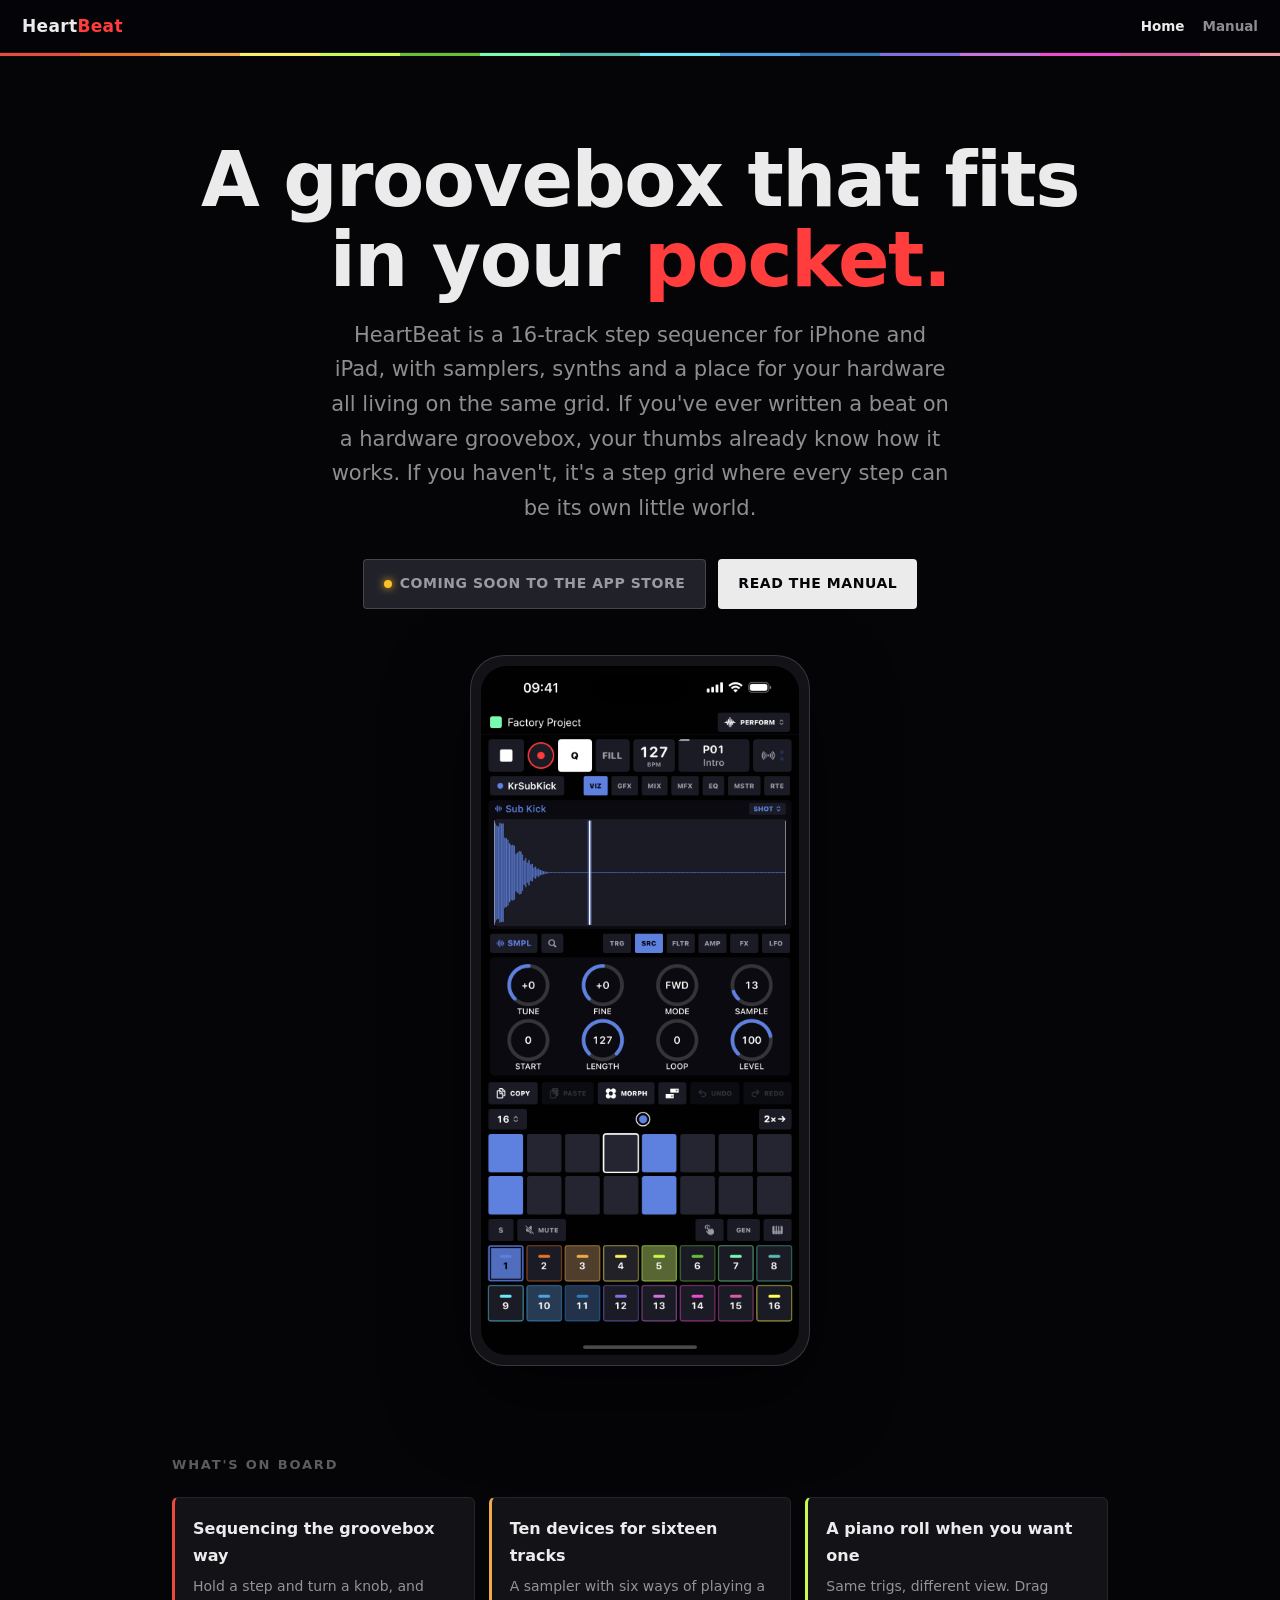
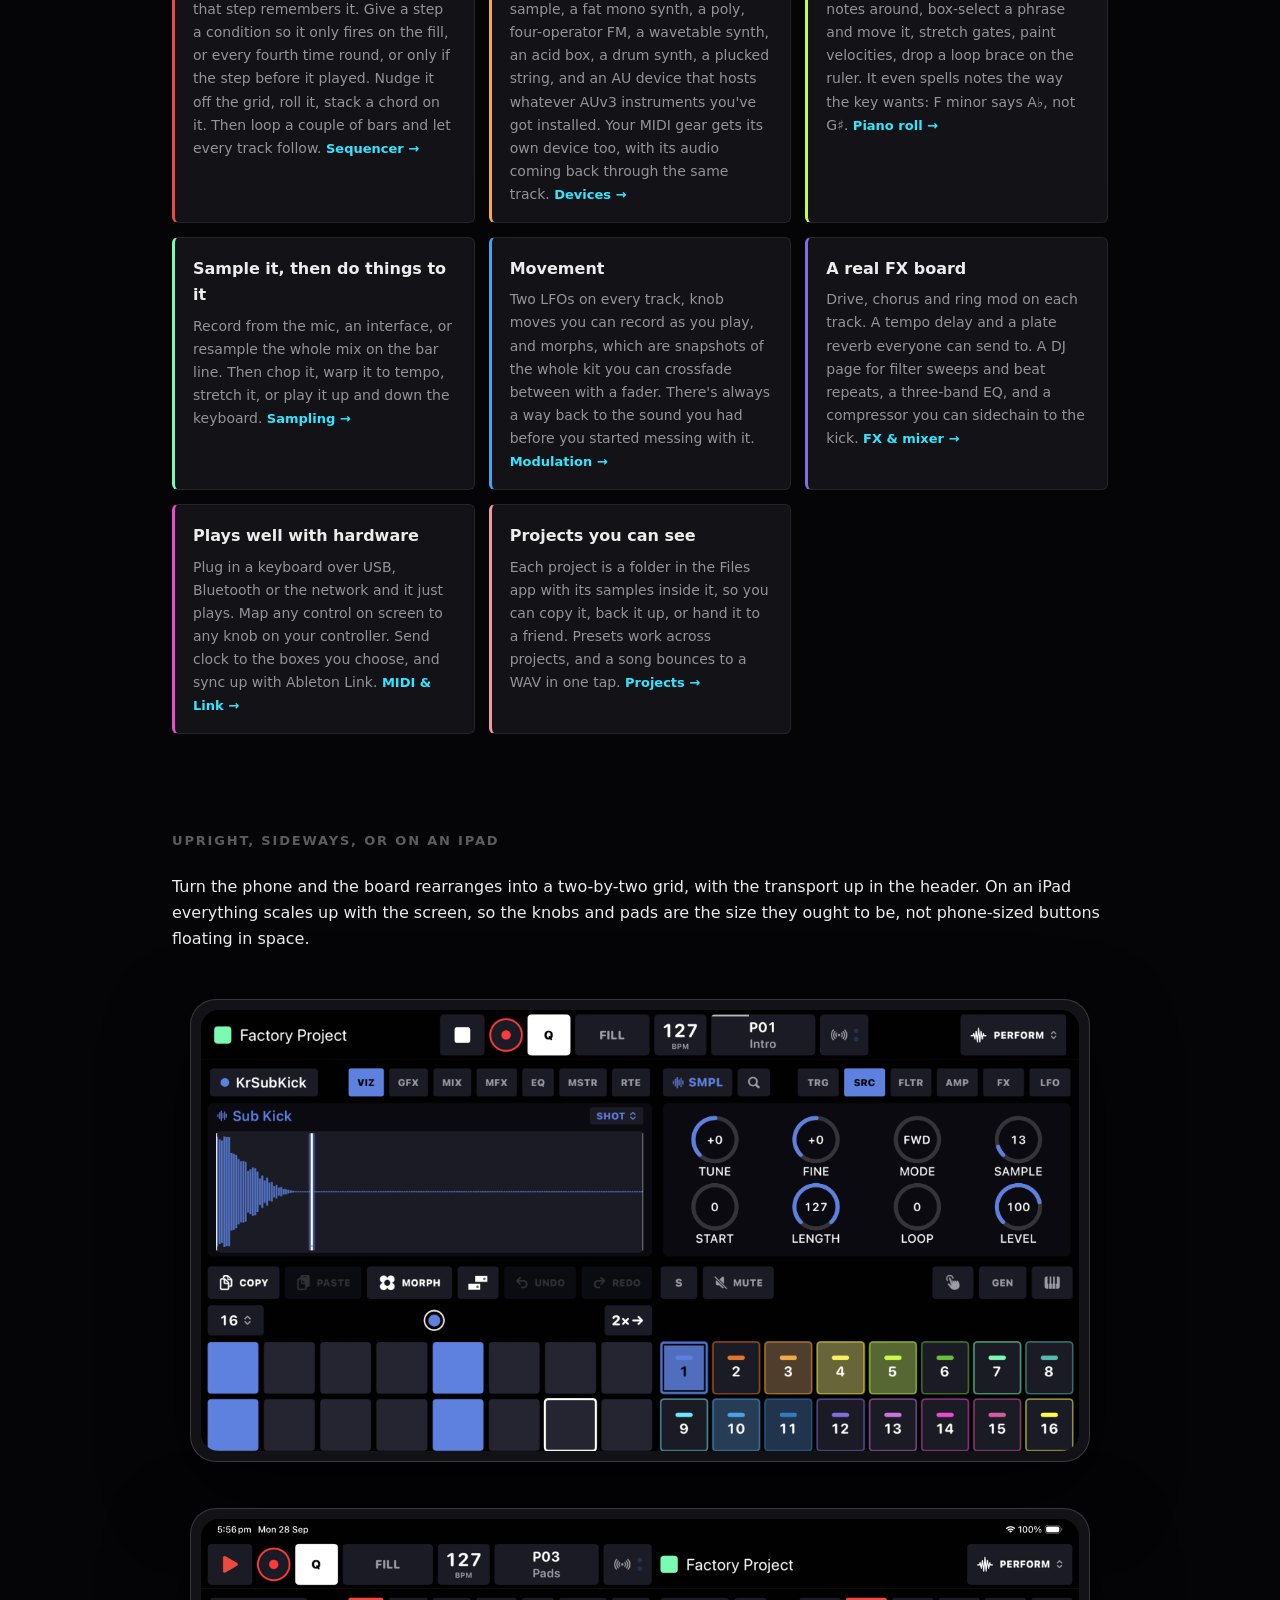
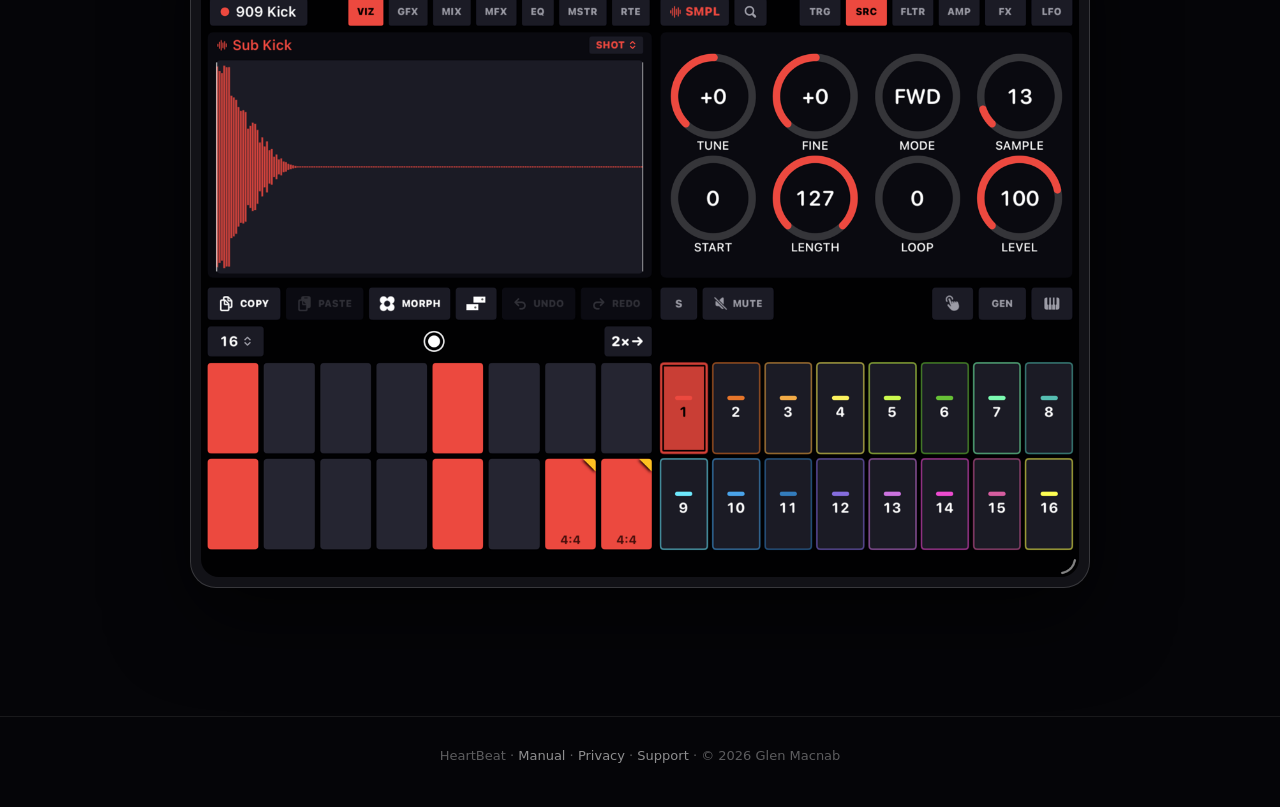
<file: index.html>
<!DOCTYPE html>
<html lang="en">
<head>
<meta charset="utf-8">
<meta name="viewport" content="width=device-width, initial-scale=1">
<title>HeartBeat · a groovebox in your pocket</title>
<meta name="description" content="HeartBeat is a groovebox for iPhone and iPad: a 16-track step sequencer with parameter locks and trig conditions, samplers, synths, hosted AU plugins, a piano roll, live sampling and a proper FX board.">
<link rel="stylesheet" href="style.css">
</head>
<body>

<header class="topbar">
  <a class="wordmark" href="index.html">Heart<span class="beat">Beat</span></a>
  <nav>
    <a href="index.html" class="active">Home</a>
    <a href="manual/index.html">Manual</a>
  </nav>
</header>
<div class="trackstripe"></div>

<section class="hero">
  <h1>A groovebox that fits<br>in your <span class="beat">pocket.</span></h1>
  <p class="tagline">
    HeartBeat is a 16-track step sequencer for iPhone and iPad, with samplers,
    synths and a place for your hardware all living on the same grid. If
    you've ever written a beat on a hardware groovebox, your thumbs already
    know how it works. If you haven't, it's a step grid where every step can
    be its own little world.
  </p>
  <div class="cta-row">
    <span class="badge-soon"><span class="dot"></span>Coming soon to the App&nbsp;Store</span>
    <a class="btn-manual" href="manual/index.html">Read the manual</a>
  </div>

  <div class="phone">
    <img src="assets/shot-perform.png" alt="HeartBeat's Perform screen: transport, waveform display, knob page, step grid and track pads" width="860" height="1864">
  </div>
</section>

<section class="section">
  <h2>What's on board</h2>
  <div class="feature-grid">
    <div class="feature" style="--accent:var(--t0)">
      <h3>Sequencing the groovebox way</h3>
      <p>Hold a step and turn a knob, and that step remembers it. Give a step a
      condition so it only fires on the fill, or every fourth time round, or
      only if the step before it played. Nudge it off the grid, roll it, stack
      a chord on it. Then loop a couple of bars and let every track follow.
      <a href="manual/sequencer.html">Sequencer →</a></p>
    </div>
    <div class="feature" style="--accent:var(--t2)">
      <h3>Ten devices for sixteen tracks</h3>
      <p>A sampler with six ways of playing a sample, a fat mono synth, a poly,
      four-operator FM, a wavetable synth, an acid box, a drum synth, a plucked
      string, and an AU device that hosts whatever AUv3 instruments you've got
      installed. Your MIDI gear gets its own device too, with its audio coming
      back through the same track.
      <a href="manual/devices.html">Devices →</a></p>
    </div>
    <div class="feature" style="--accent:var(--t4)">
      <h3>A piano roll when you want one</h3>
      <p>Same trigs, different view. Drag notes around, box-select a phrase and
      move it, stretch gates, paint velocities, drop a loop brace on the ruler.
      It even spells notes the way the key wants: F minor says A♭, not G♯.
      <a href="manual/piano-roll.html">Piano roll →</a></p>
    </div>
    <div class="feature" style="--accent:var(--t6)">
      <h3>Sample it, then do things to it</h3>
      <p>Record from the mic, an interface, or resample the whole mix on the bar
      line. Then chop it, warp it to tempo, stretch it, or play it up and down
      the keyboard.
      <a href="manual/sampling.html">Sampling →</a></p>
    </div>
    <div class="feature" style="--accent:var(--t9)">
      <h3>Movement</h3>
      <p>Two LFOs on every track, knob moves you can record as you play, and
      morphs, which are snapshots of the whole kit you can crossfade between
      with a fader. There's always a way back to the sound you had before you
      started messing with it.
      <a href="manual/modulation.html">Modulation →</a></p>
    </div>
    <div class="feature" style="--accent:var(--t11)">
      <h3>A real FX board</h3>
      <p>Drive, chorus and ring mod on each track. A tempo delay and a plate
      reverb everyone can send to. A DJ page for filter sweeps and beat repeats,
      a three-band EQ, and a compressor you can sidechain to the kick.
      <a href="manual/fx-mixer.html">FX &amp; mixer →</a></p>
    </div>
    <div class="feature" style="--accent:var(--t13)">
      <h3>Plays well with hardware</h3>
      <p>Plug in a keyboard over USB, Bluetooth or the network and it just
      plays. Map any control on screen to any knob on your controller. Send
      clock to the boxes you choose, and sync up with Ableton Link.
      <a href="manual/midi-link.html">MIDI &amp; Link →</a></p>
    </div>
    <div class="feature" style="--accent:var(--t15)">
      <h3>Projects you can see</h3>
      <p>Each project is a folder in the Files app with its samples inside it,
      so you can copy it, back it up, or hand it to a friend. Presets work
      across projects, and a song bounces to a WAV in one tap.
      <a href="manual/projects.html">Projects →</a></p>
    </div>
  </div>
</section>

<section class="section">
  <h2>Upright, sideways, or on an iPad</h2>
  <p class="tagline">Turn the phone and the board rearranges into a two-by-two
  grid, with the transport up in the header. On an iPad everything scales up
  with the screen, so the knobs and pads are the size they ought to be, not
  phone-sized buttons floating in space.</p>
  <div class="phone wide">
    <img src="assets/shot-landscape.png" alt="HeartBeat's Perform screen in landscape: the transport in the header, the waveform display beside the knob page, and the step grid beside the track pads" width="2442" height="1227">
  </div>
  <div class="phone wide">
    <img src="assets/shot-ipad-landscape.png" alt="HeartBeat on an iPad in landscape: the same two-by-two board, scaled up" width="1376" height="1032">
  </div>
</section>

<footer>
  HeartBeat · <a href="manual/index.html">Manual</a> · <a href="privacy.html">Privacy</a> · <a href="support.html">Support</a> · © 2026 Glen Macnab
</footer>

</body>
</html>
</file>
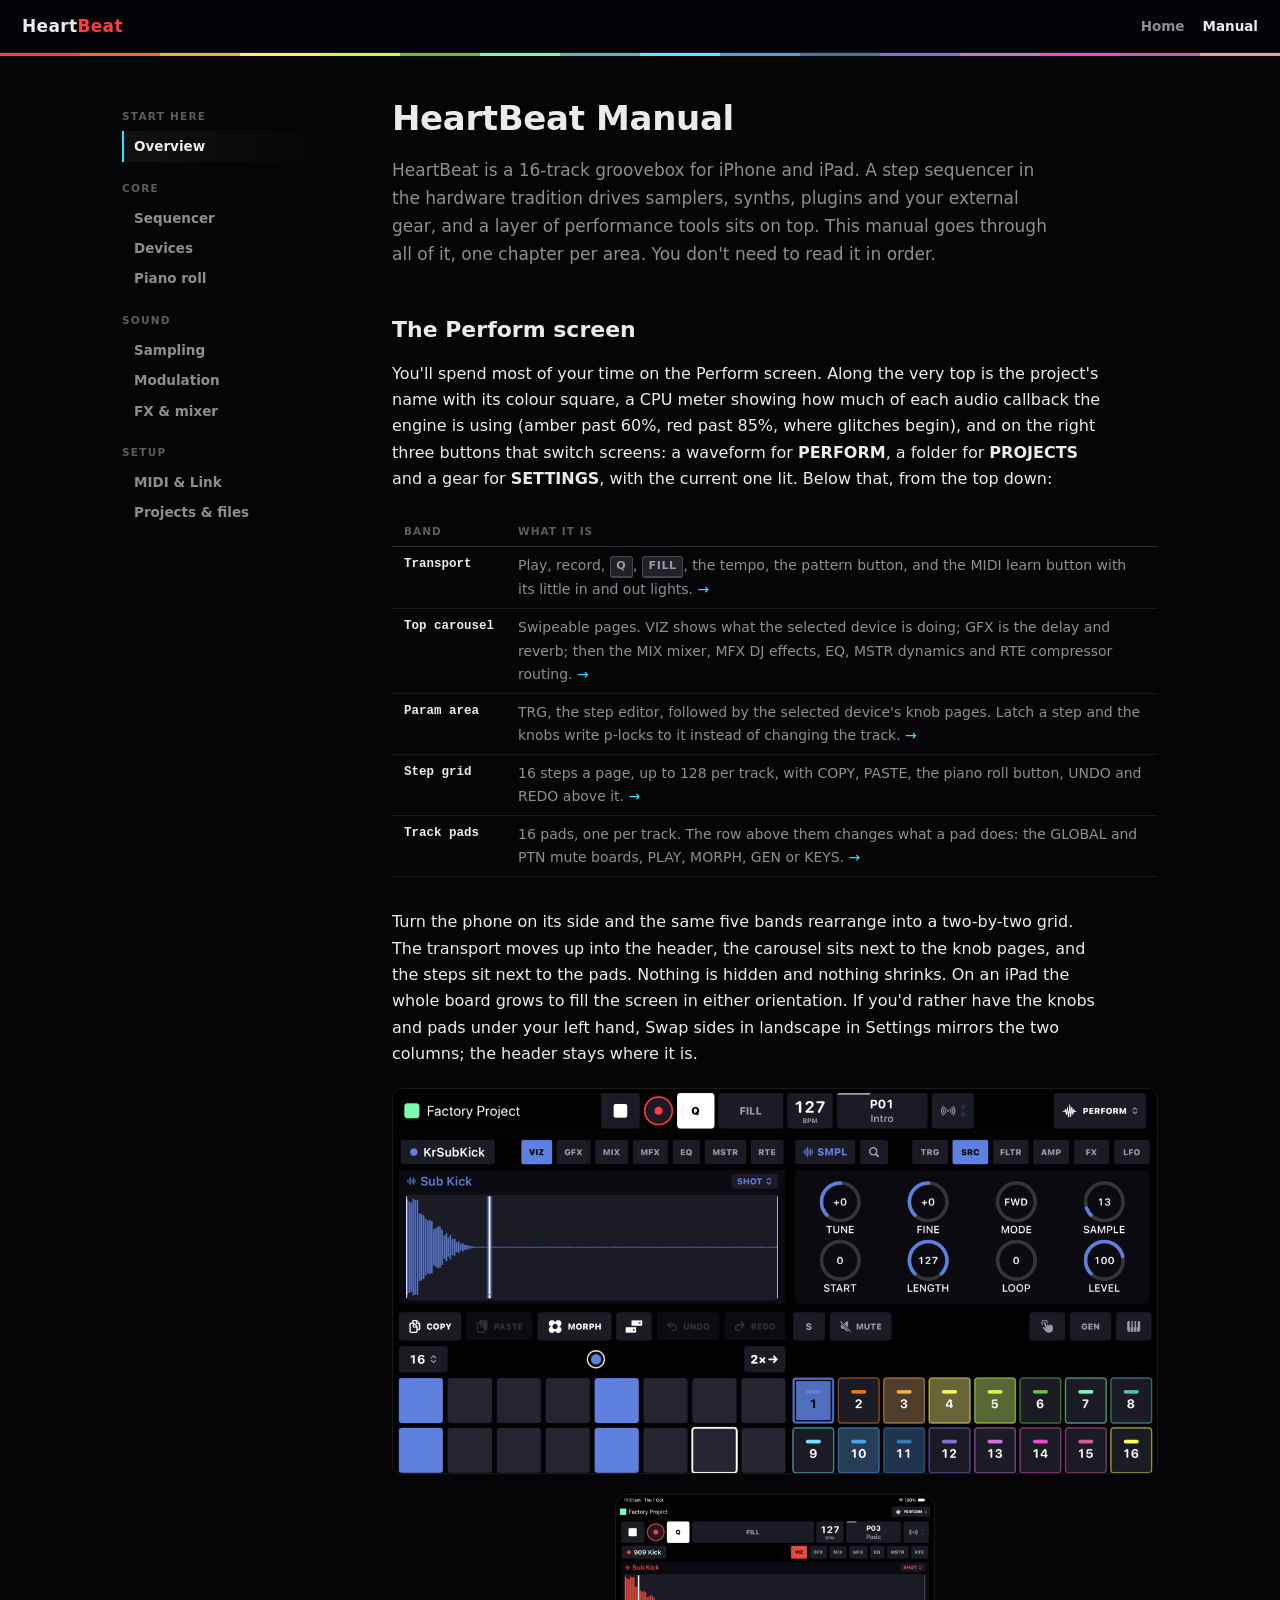
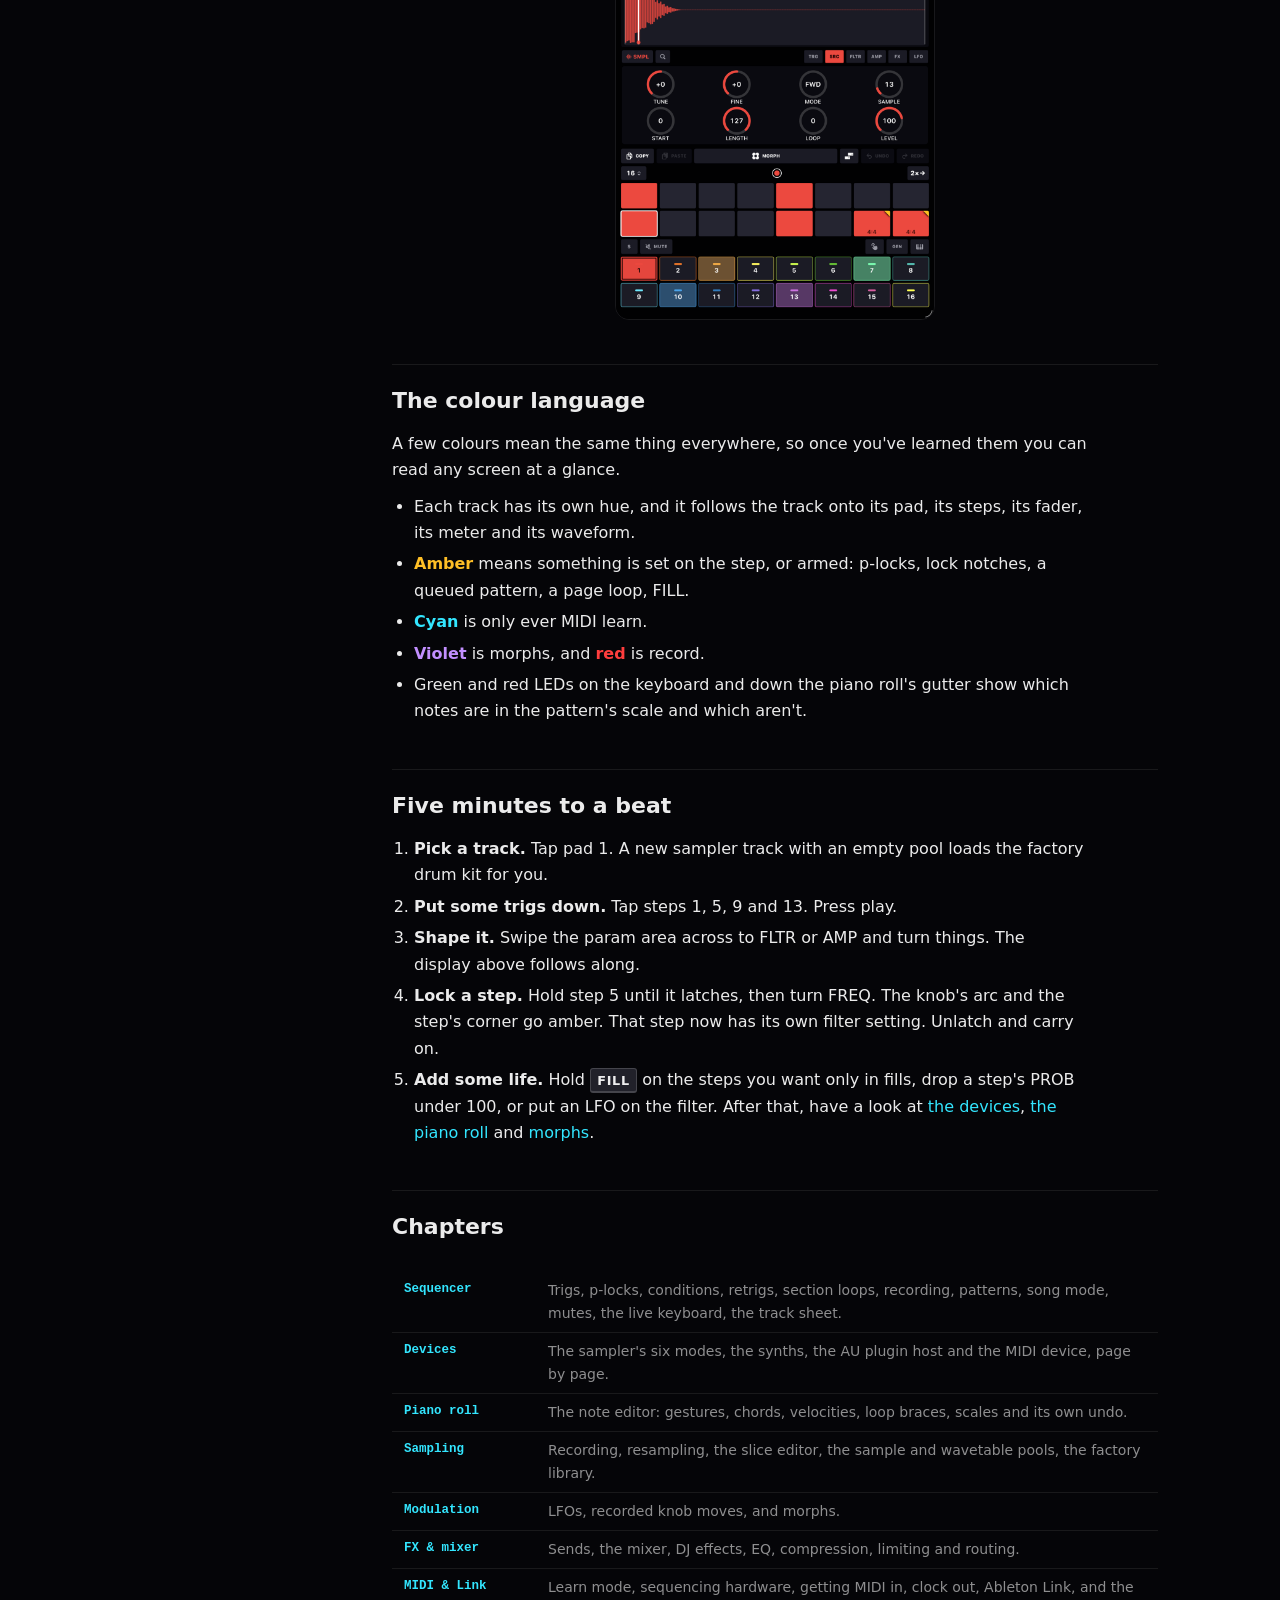
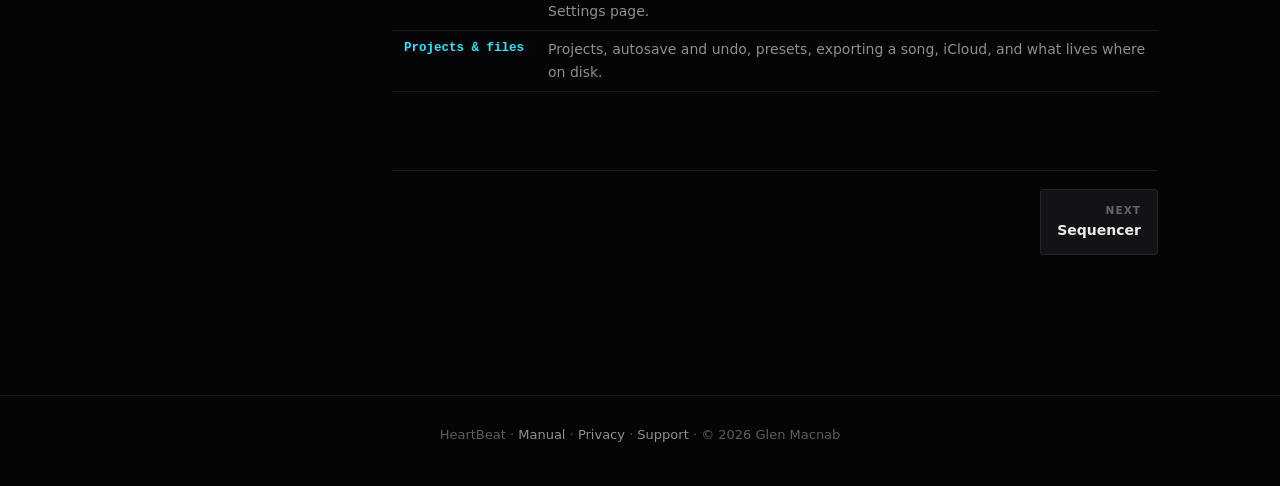
<file: manual/index.html>
<!DOCTYPE html>
<html lang="en">
<head>
<meta charset="utf-8">
<meta name="viewport" content="width=device-width, initial-scale=1">
<title>Manual · HeartBeat</title>
<link rel="stylesheet" href="../style.css">
</head>
<body>

<header class="topbar">
  <a class="wordmark" href="../index.html">Heart<span class="beat">Beat</span></a>
  <nav>
    <a href="../index.html">Home</a>
    <a href="index.html" class="active">Manual</a>
  </nav>
</header>
<div class="trackstripe"></div>

<div class="manual" style="--accent:var(--cyan)">
<aside>
  <div class="group">Start here</div>
  <a href="index.html" class="here">Overview</a>
  <div class="group">Core</div>
  <a href="sequencer.html">Sequencer</a>
  <a href="devices.html">Devices</a>
  <a href="piano-roll.html">Piano roll</a>
  <div class="group">Sound</div>
  <a href="sampling.html">Sampling</a>
  <a href="modulation.html">Modulation</a>
  <a href="fx-mixer.html">FX &amp; mixer</a>
  <div class="group">Setup</div>
  <a href="midi-link.html">MIDI &amp; Link</a>
  <a href="projects.html">Projects &amp; files</a>
</aside>

<article>
<h1>HeartBeat Manual</h1>
<p class="lede">HeartBeat is a 16-track groovebox for iPhone and iPad. A step
sequencer in the hardware tradition drives samplers, synths, plugins and
your external gear, and a layer of performance tools sits on top. This
manual goes through all of it, one chapter per area. You don't need to read
it in order.</p>

<h2 id="tour">The Perform screen</h2>
<p>You'll spend most of your time on the Perform screen. Along the very top
is the project's name with its colour square, a CPU meter showing how much
of each audio callback the engine is using (amber past 60%, red past 85%,
where glitches begin), and on the right three buttons that switch screens: a waveform for <strong>PERFORM</strong>, a folder
for <strong>PROJECTS</strong> and a gear for <strong>SETTINGS</strong>, with
the current one lit. Below that, from the top down:</p>
<div class="tablewrap"><table>
<tr><th>Band</th><th>What it is</th></tr>
<tr><td>Transport</td><td>Play, record, <span class="key">Q</span>, <span class="key">FILL</span>, the tempo, the pattern button, and the MIDI learn button with its little in and out lights. <a href="sequencer.html#transport">→</a></td></tr>
<tr><td>Top carousel</td><td>Swipeable pages. VIZ shows what the selected device is doing; GFX is the delay and reverb; then the MIX mixer, MFX DJ effects, EQ, MSTR dynamics and RTE compressor routing. <a href="fx-mixer.html">→</a></td></tr>
<tr><td>Param area</td><td>TRG, the step editor, followed by the selected device's knob pages. Latch a step and the knobs write p-locks to it instead of changing the track. <a href="devices.html#pages">→</a></td></tr>
<tr><td>Step grid</td><td>16 steps a page, up to 128 per track, with COPY, PASTE, the piano roll button, UNDO and REDO above it. <a href="sequencer.html">→</a></td></tr>
<tr><td>Track pads</td><td>16 pads, one per track. The row above them changes what a pad does: the GLOBAL and PTN mute boards, PLAY, MORPH, GEN or KEYS. <a href="sequencer.html#mutes">→</a></td></tr>
</table></div>
<p>Turn the phone on its side and the same five bands rearrange into a
two-by-two grid. The transport moves up into the header, the carousel sits
next to the knob pages, and the steps sit next to the pads. Nothing is
hidden and nothing shrinks. On an iPad the whole board grows to fill the
screen in either orientation. If you'd rather have the knobs and pads under
your left hand, Swap sides in landscape in Settings mirrors the two columns;
the header stays where it is.</p>
<img class="shot wide" src="../assets/shot-landscape.png" alt="The Perform screen in landscape: transport in the header, display beside knobs, steps beside track pads" width="2442" height="1227">
<img class="shot" src="../assets/shot-ipad.png" alt="The Perform screen on an iPad held upright: the same board at iPad size" width="1032" height="1376">

<h2 id="color">The colour language</h2>
<p>A few colours mean the same thing everywhere, so once you've learned them
you can read any screen at a glance.</p>
<ul>
<li>Each track has its own hue, and it follows the track onto its pad, its
steps, its fader, its meter and its waveform.</li>
<li><strong style="color:rgb(255,191,38)">Amber</strong> means something is set
on the step, or armed: p-locks, lock notches, a queued pattern, a page loop,
FILL.</li>
<li><strong style="color:rgb(51,230,255)">Cyan</strong> is only ever MIDI
learn.</li>
<li><strong style="color:rgb(194,143,255)">Violet</strong> is morphs, and
<strong style="color:rgb(255,61,61)">red</strong> is record.</li>
<li>Green and red LEDs on the keyboard and down the piano roll's gutter show
which notes are in the pattern's scale and which aren't.</li>
</ul>

<h2 id="start">Five minutes to a beat</h2>
<ol>
<li><strong>Pick a track.</strong> Tap pad 1. A new sampler track with an
empty pool loads the factory drum kit for you.</li>
<li><strong>Put some trigs down.</strong> Tap steps 1, 5, 9 and 13. Press
play.</li>
<li><strong>Shape it.</strong> Swipe the param area across to FLTR or AMP and
turn things. The display above follows along.</li>
<li><strong>Lock a step.</strong> Hold step 5 until it latches, then turn
FREQ. The knob's arc and the step's corner go amber. That step now has its
own filter setting. Unlatch and carry on.</li>
<li><strong>Add some life.</strong> Hold <span class="key">FILL</span> on the
steps you want only in fills, drop a step's PROB under 100, or put an LFO on
the filter. After that, have a look at <a href="devices.html">the
devices</a>, <a href="piano-roll.html">the piano roll</a> and
<a href="modulation.html#morphs">morphs</a>.</li>
</ol>

<h2 id="chapters">Chapters</h2>
<div class="tablewrap"><table>
<tr><td><a href="sequencer.html">Sequencer</a></td><td>Trigs, p-locks, conditions, retrigs, section loops, recording, patterns, song mode, mutes, the live keyboard, the track sheet.</td></tr>
<tr><td><a href="devices.html">Devices</a></td><td>The sampler's six modes, the synths, the AU plugin host and the MIDI device, page by page.</td></tr>
<tr><td><a href="piano-roll.html">Piano roll</a></td><td>The note editor: gestures, chords, velocities, loop braces, scales and its own undo.</td></tr>
<tr><td><a href="sampling.html">Sampling</a></td><td>Recording, resampling, the slice editor, the sample and wavetable pools, the factory library.</td></tr>
<tr><td><a href="modulation.html">Modulation</a></td><td>LFOs, recorded knob moves, and morphs.</td></tr>
<tr><td><a href="fx-mixer.html">FX &amp; mixer</a></td><td>Sends, the mixer, DJ effects, EQ, compression, limiting and routing.</td></tr>
<tr><td><a href="midi-link.html">MIDI &amp; Link</a></td><td>Learn mode, sequencing hardware, getting MIDI in, clock out, Ableton Link, and the Settings page.</td></tr>
<tr><td><a href="projects.html">Projects &amp; files</a></td><td>Projects, autosave and undo, presets, exporting a song, iCloud, and what lives where on disk.</td></tr>
</table></div>

<div class="pagenav">
  <a class="next" href="sequencer.html"><small>Next</small>Sequencer</a>
</div>

</article>
</div>

<footer>
  HeartBeat · <a href="index.html">Manual</a> · <a href="../privacy.html">Privacy</a> · <a href="../support.html">Support</a> · © 2026 Glen Macnab
</footer>

</body>
</html>
</file>
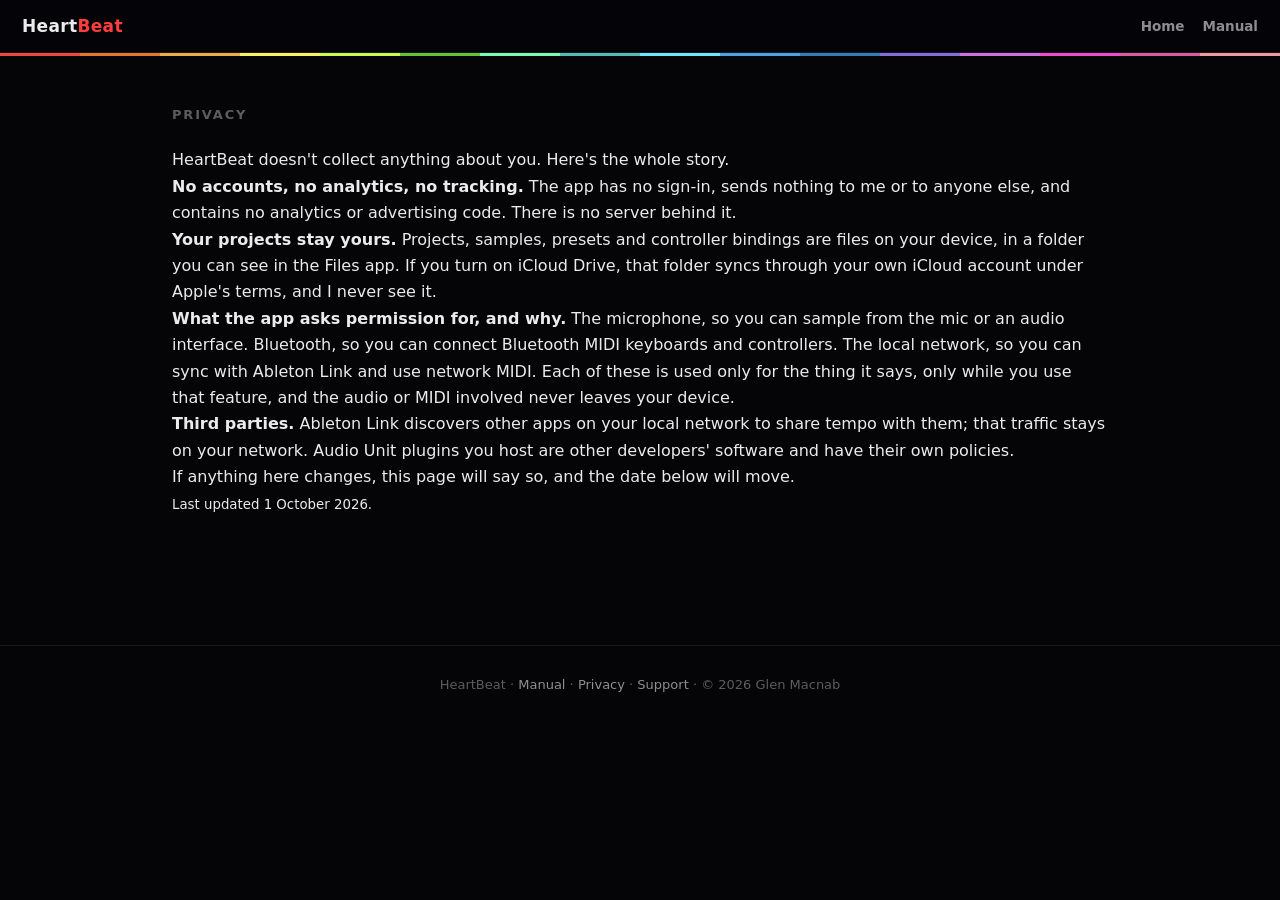
<file: privacy.html>
<!DOCTYPE html>
<html lang="en">
<head>
<meta charset="utf-8">
<meta name="viewport" content="width=device-width, initial-scale=1">
<title>Privacy · HeartBeat</title>
<link rel="stylesheet" href="style.css">
</head>
<body>

<header class="topbar">
  <a class="wordmark" href="index.html">Heart<span class="beat">Beat</span></a>
  <nav>
    <a href="index.html">Home</a>
    <a href="manual/index.html">Manual</a>
  </nav>
</header>
<div class="trackstripe"></div>

<section class="section">
<h2>Privacy</h2>
<p class="tagline">HeartBeat doesn't collect anything about you. Here's the
whole story.</p>
<p><strong>No accounts, no analytics, no tracking.</strong> The app has no
sign-in, sends nothing to me or to anyone else, and contains no analytics or
advertising code. There is no server behind it.</p>
<p><strong>Your projects stay yours.</strong> Projects, samples, presets and
controller bindings are files on your device, in a folder you can see in the
Files app. If you turn on iCloud Drive, that folder syncs through your own
iCloud account under Apple's terms, and I never see it.</p>
<p><strong>What the app asks permission for, and why.</strong> The microphone,
so you can sample from the mic or an audio interface. Bluetooth, so you can
connect Bluetooth MIDI keyboards and controllers. The local network, so you
can sync with Ableton Link and use network MIDI. Each of these is used only
for the thing it says, only while you use that feature, and the audio or MIDI
involved never leaves your device.</p>
<p><strong>Third parties.</strong> Ableton Link discovers other apps on your
local network to share tempo with them; that traffic stays on your network.
Audio Unit plugins you host are other developers' software and have their own
policies.</p>
<p>If anything here changes, this page will say so, and the date below will
move.</p>
<p><small>Last updated 1 October 2026.</small></p>
</section>

<footer>
  HeartBeat · <a href="manual/index.html">Manual</a> · <a href="privacy.html">Privacy</a> · <a href="support.html">Support</a> · © 2026 Glen Macnab
</footer>

</body>
</html>
</file>
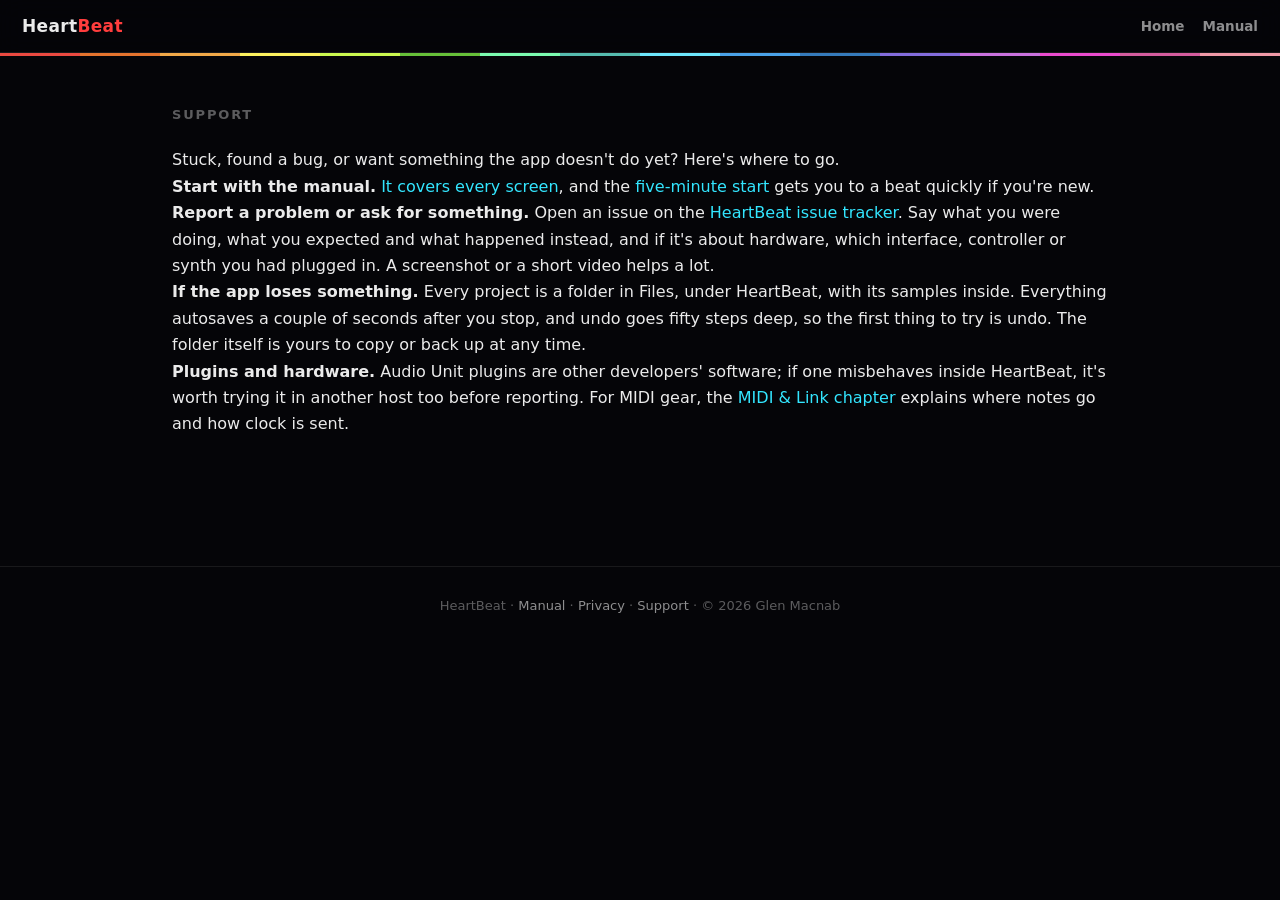
<file: support.html>
<!DOCTYPE html>
<html lang="en">
<head>
<meta charset="utf-8">
<meta name="viewport" content="width=device-width, initial-scale=1">
<title>Support · HeartBeat</title>
<link rel="stylesheet" href="style.css">
</head>
<body>

<header class="topbar">
  <a class="wordmark" href="index.html">Heart<span class="beat">Beat</span></a>
  <nav>
    <a href="index.html">Home</a>
    <a href="manual/index.html">Manual</a>
  </nav>
</header>
<div class="trackstripe"></div>

<section class="section">
<h2>Support</h2>
<p class="tagline">Stuck, found a bug, or want something the app doesn't do
yet? Here's where to go.</p>
<p><strong>Start with the manual.</strong> <a href="manual/index.html">It covers
every screen</a>, and the <a href="manual/index.html#start">five-minute
start</a> gets you to a beat quickly if you're new.</p>
<p><strong>Report a problem or ask for something.</strong> Open an issue on
the <a href="https://github.com/glen-macnab/heartbeat-site/issues">HeartBeat
issue tracker</a>. Say what you were doing, what you expected and what
happened instead, and if it's about hardware, which interface, controller or
synth you had plugged in. A screenshot or a short video helps a lot.</p>
<p><strong>If the app loses something.</strong> Every project is a folder in
Files, under HeartBeat, with its samples inside. Everything autosaves a couple
of seconds after you stop, and undo goes fifty steps deep, so the first thing
to try is undo. The folder itself is yours to copy or back up at any time.</p>
<p><strong>Plugins and hardware.</strong> Audio Unit plugins are other
developers' software; if one misbehaves inside HeartBeat, it's worth trying it
in another host too before reporting. For MIDI gear, the
<a href="manual/midi-link.html">MIDI &amp; Link chapter</a> explains where
notes go and how clock is sent.</p>
</section>

<footer>
  HeartBeat · <a href="manual/index.html">Manual</a> · <a href="privacy.html">Privacy</a> · <a href="support.html">Support</a> · © 2026 Glen Macnab
</footer>

</body>
</html>
</file>
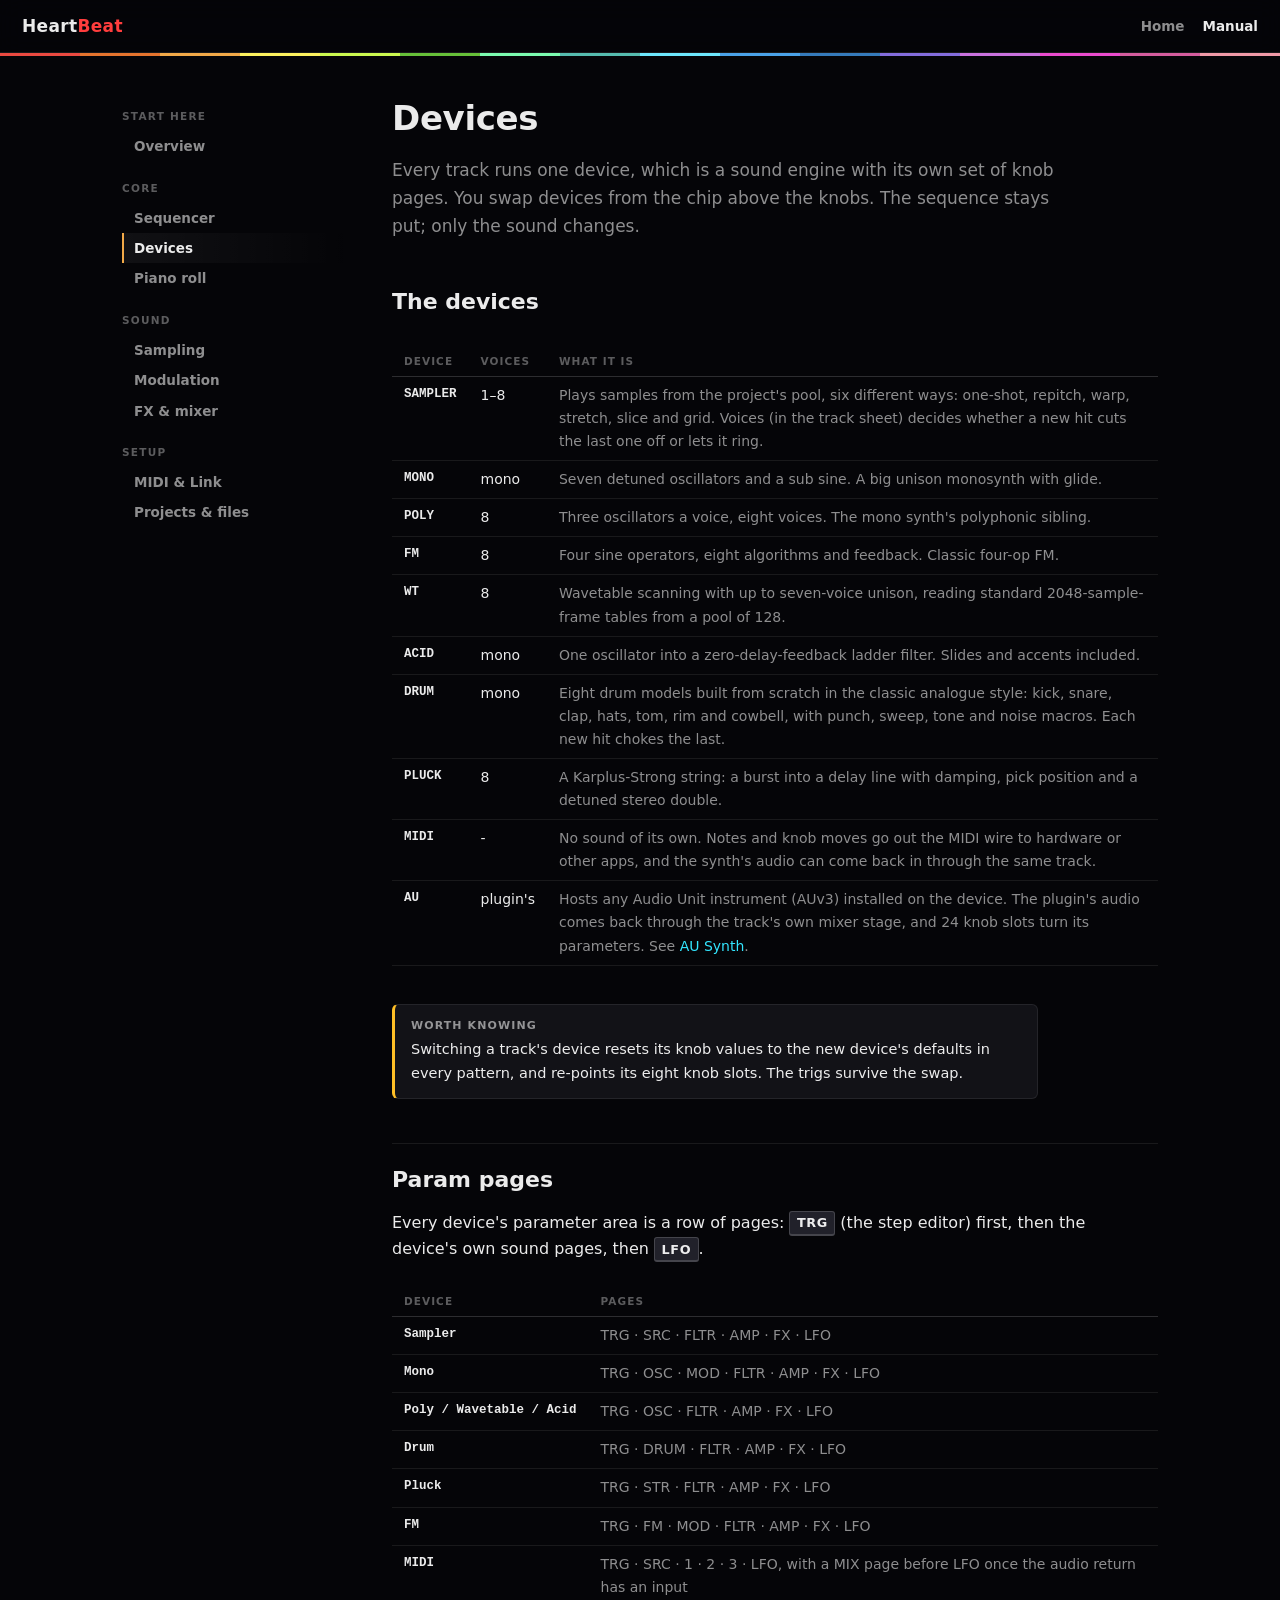
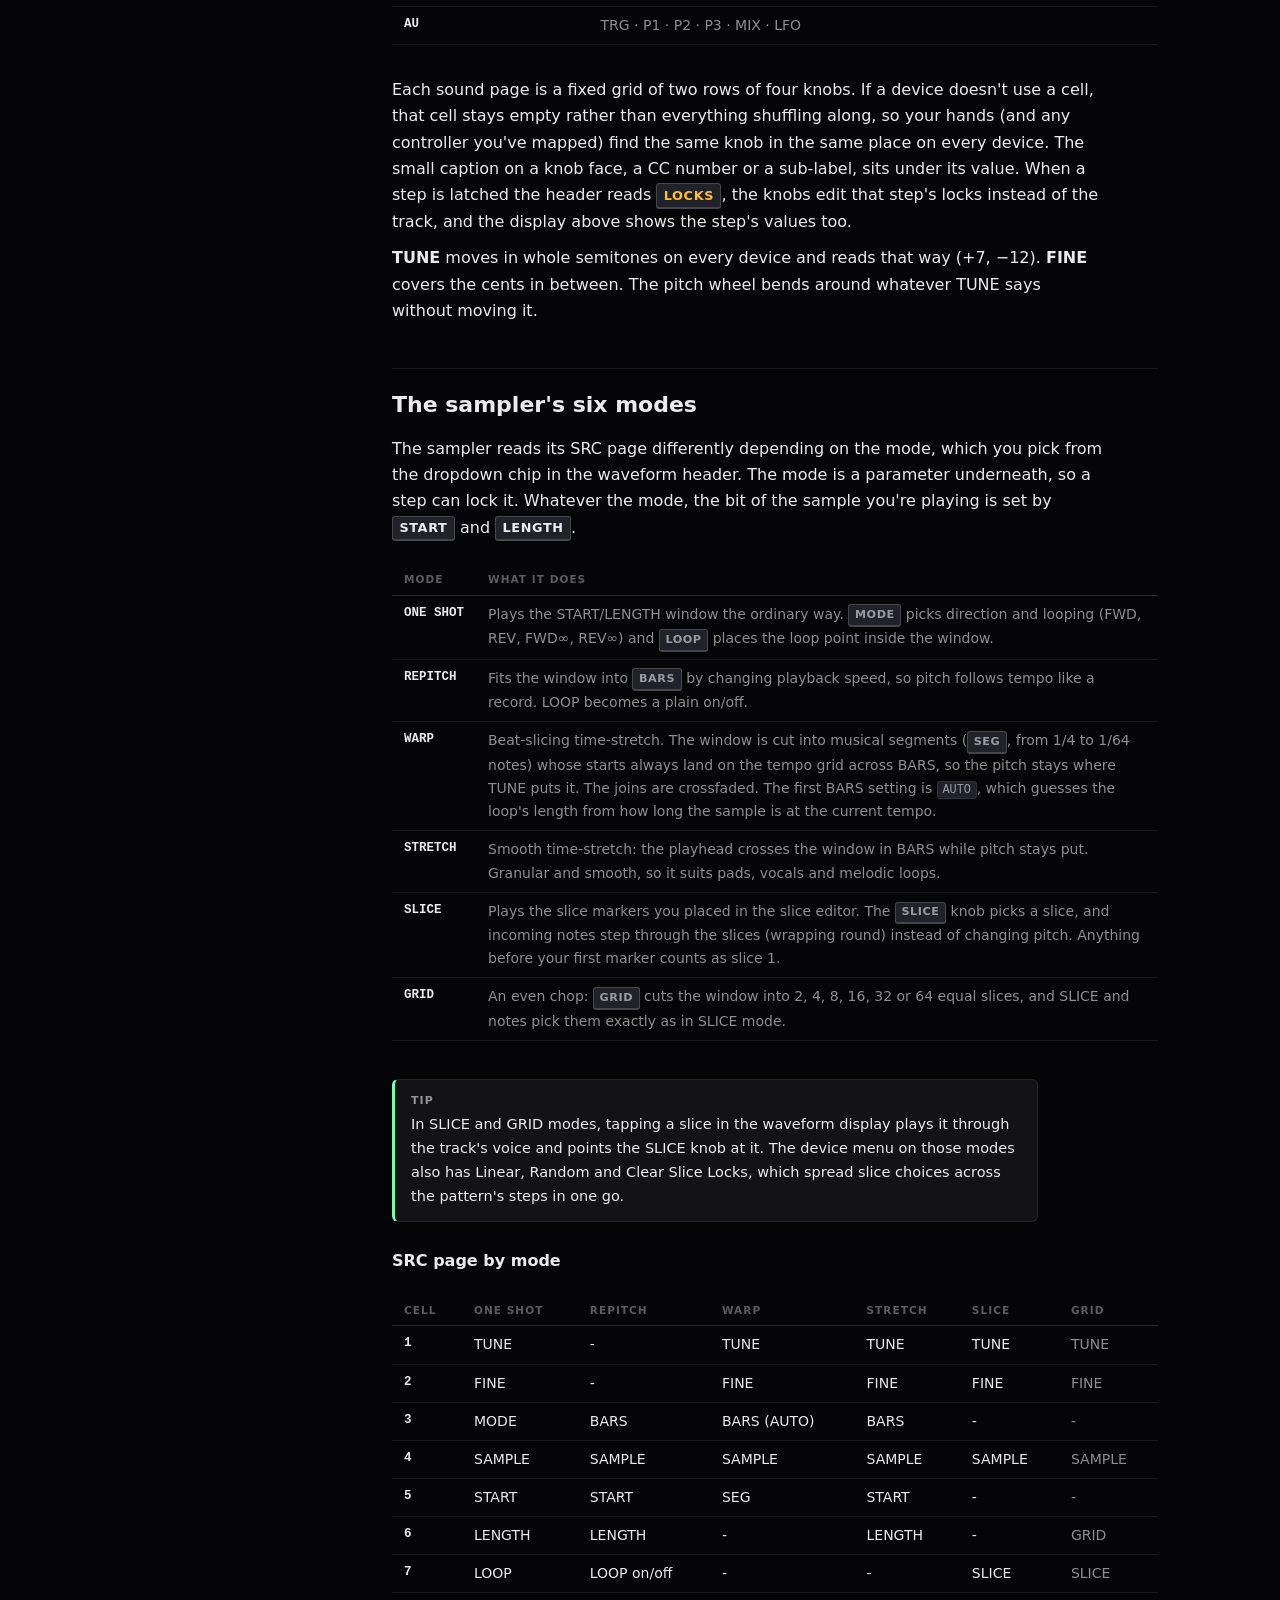
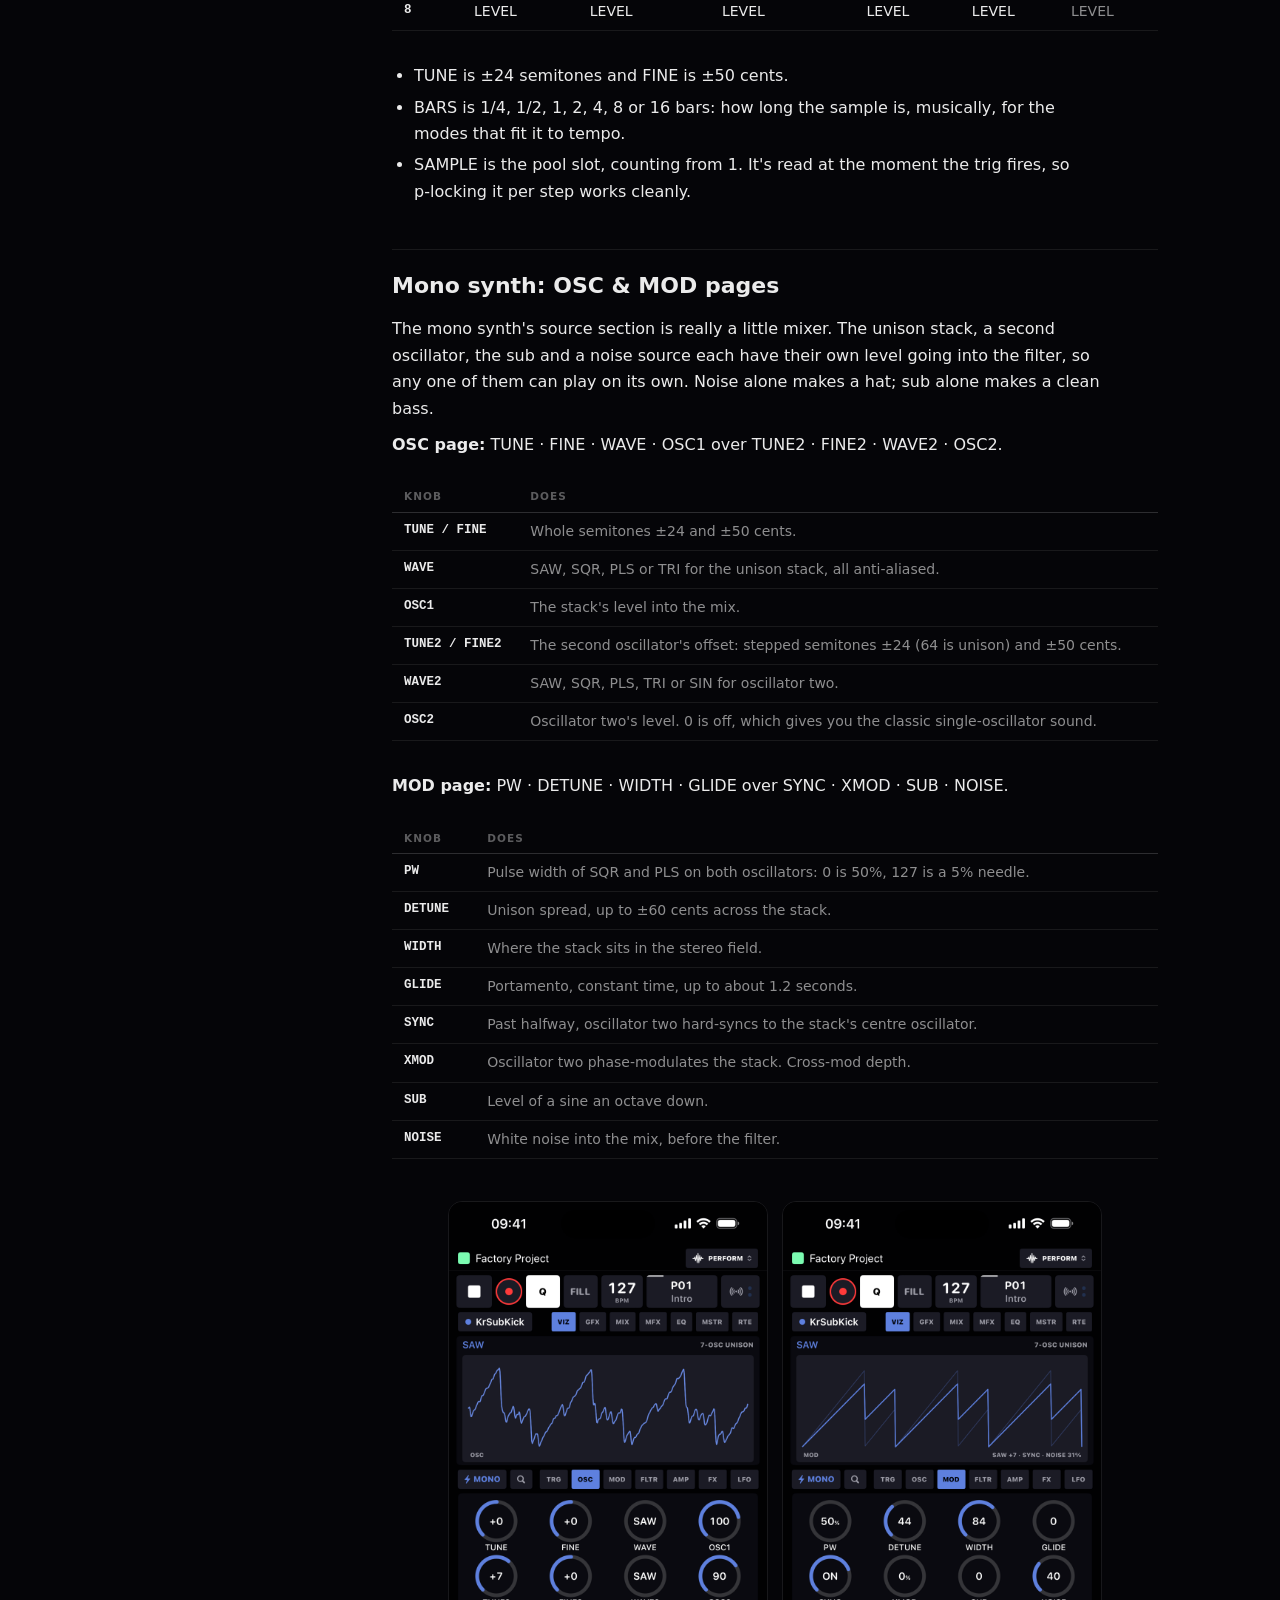
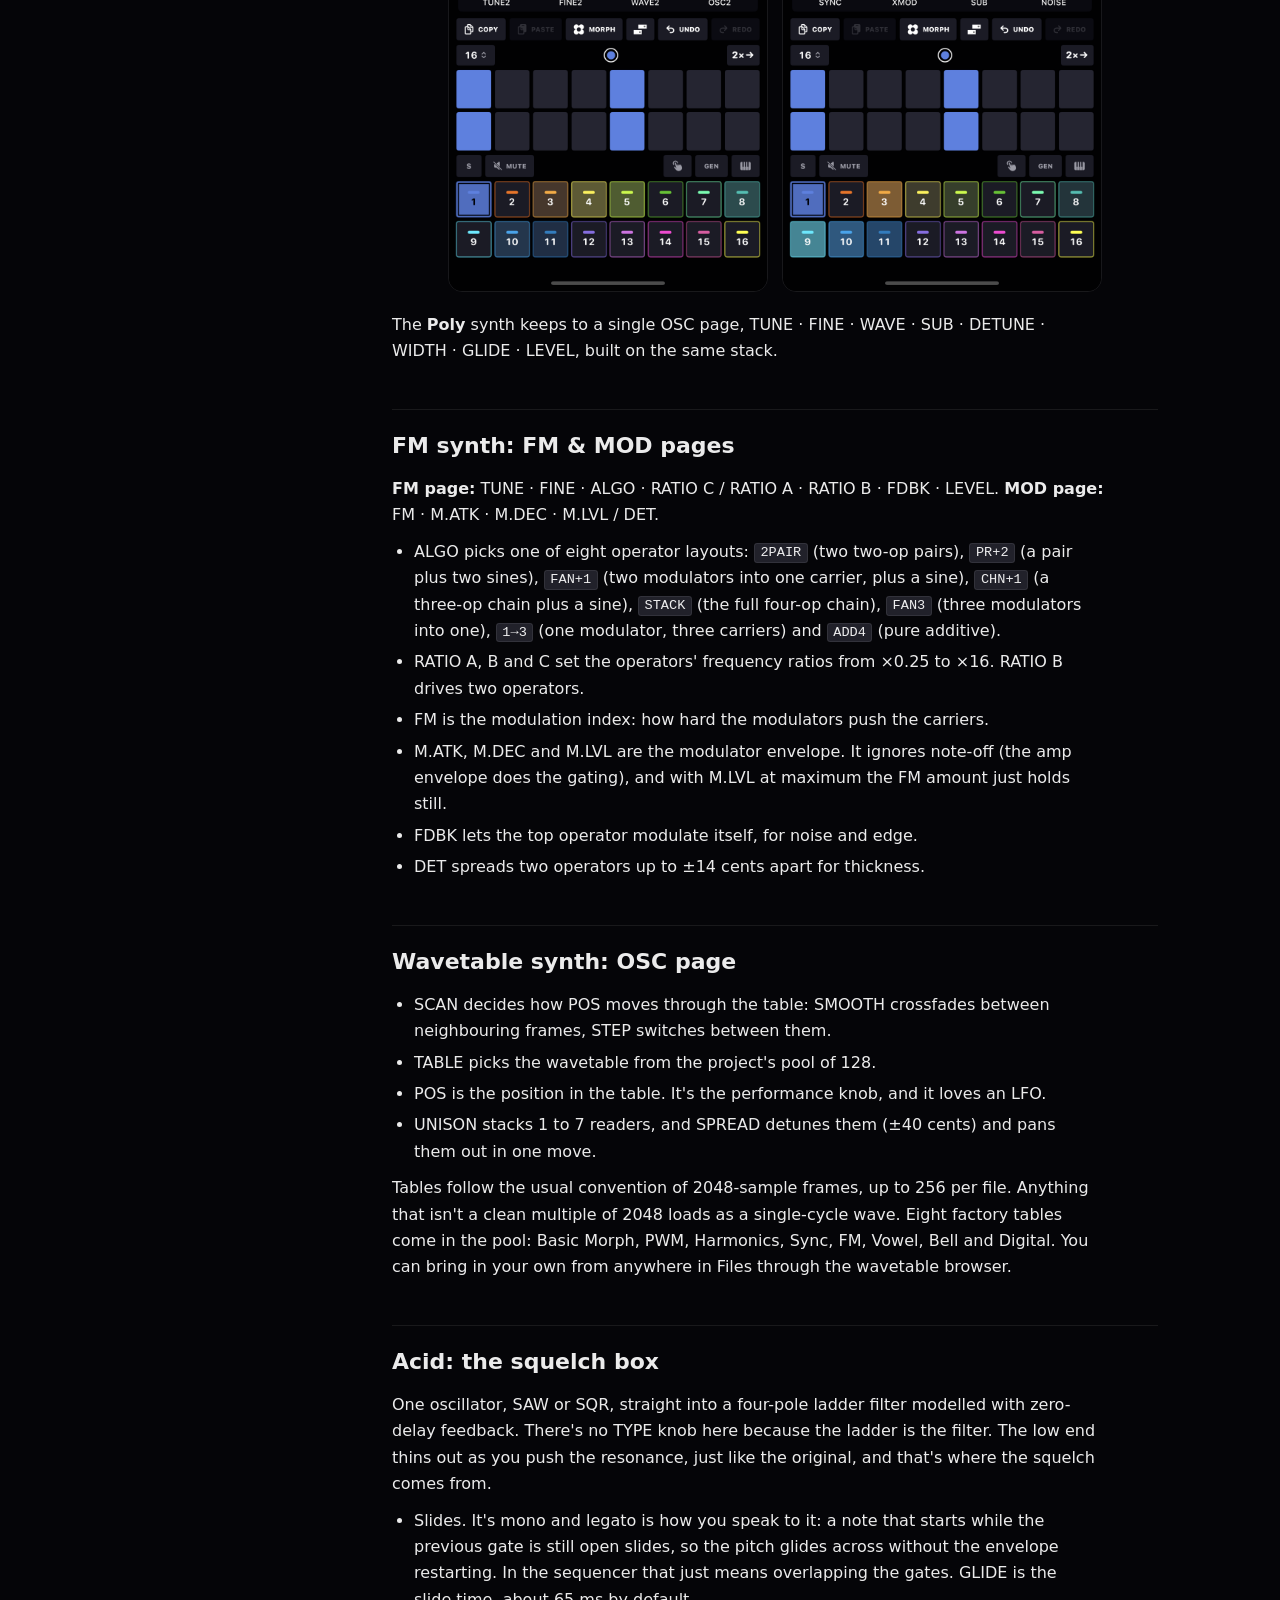
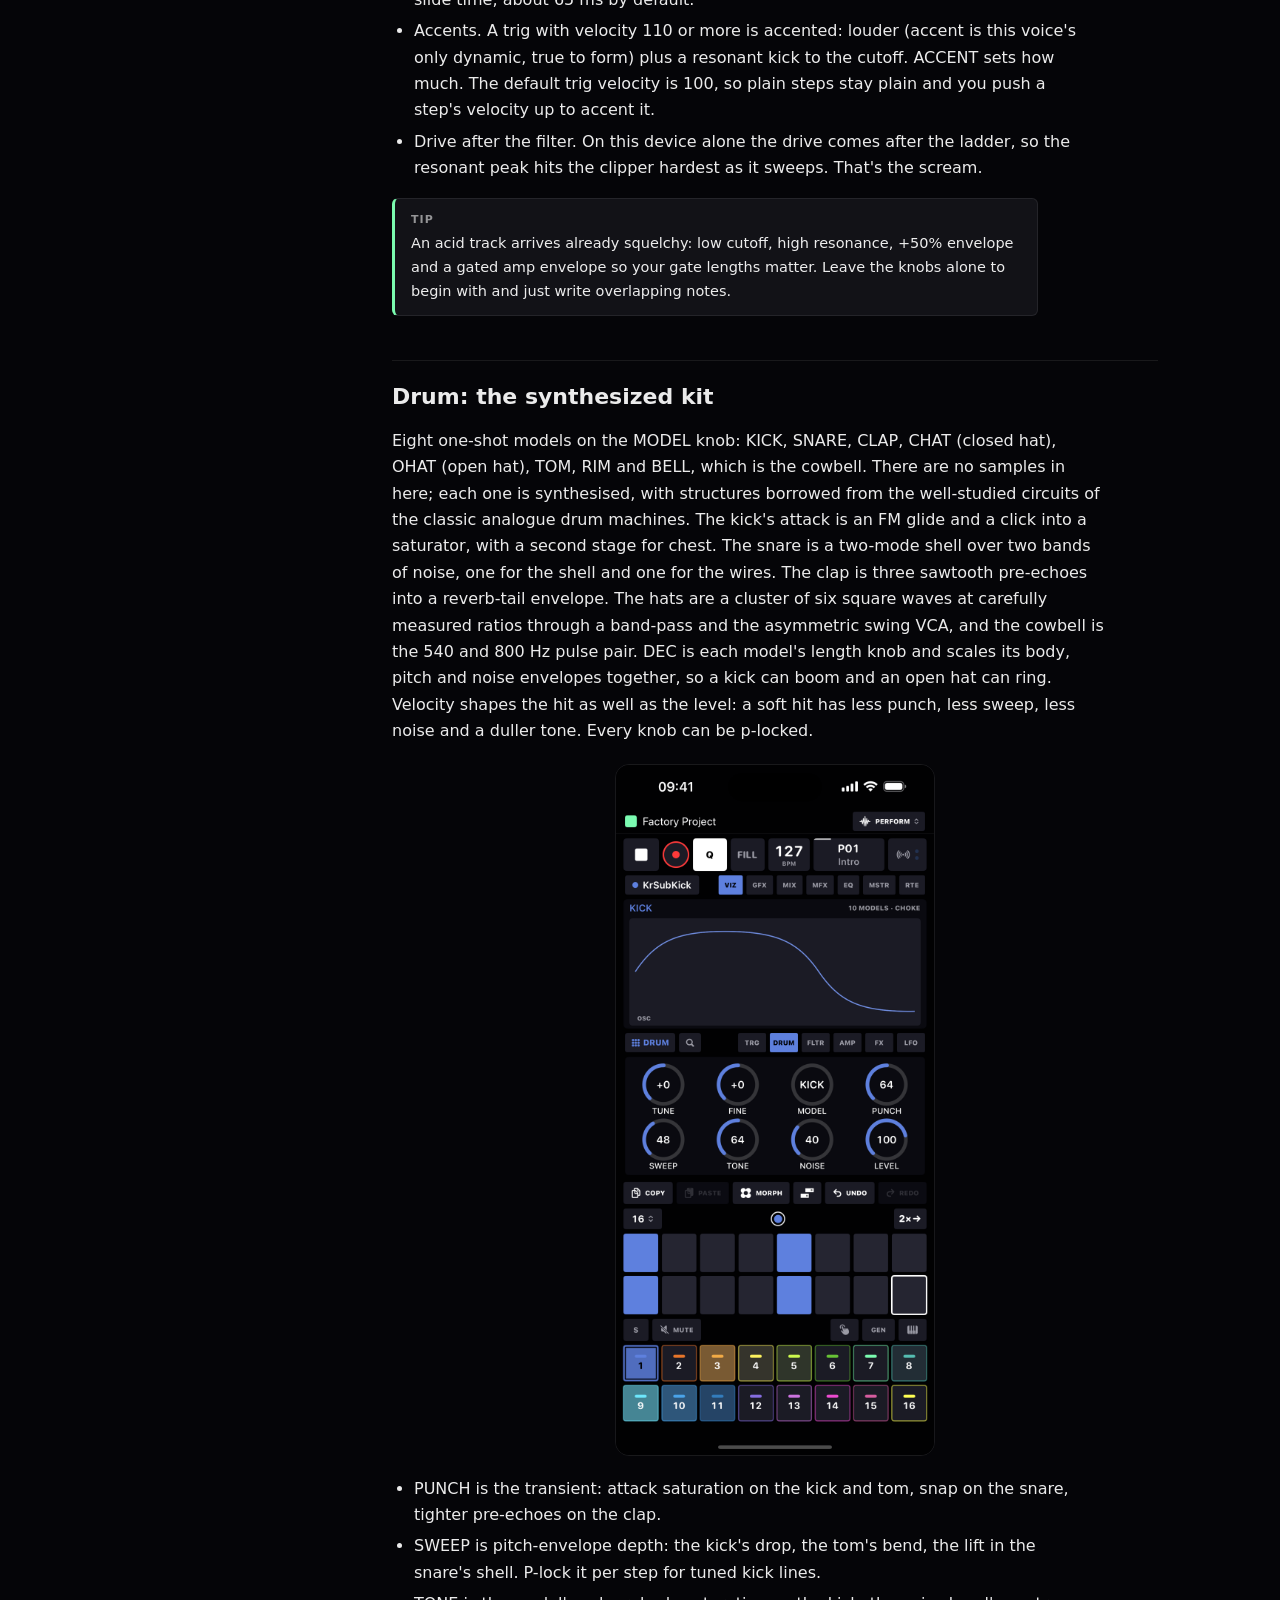
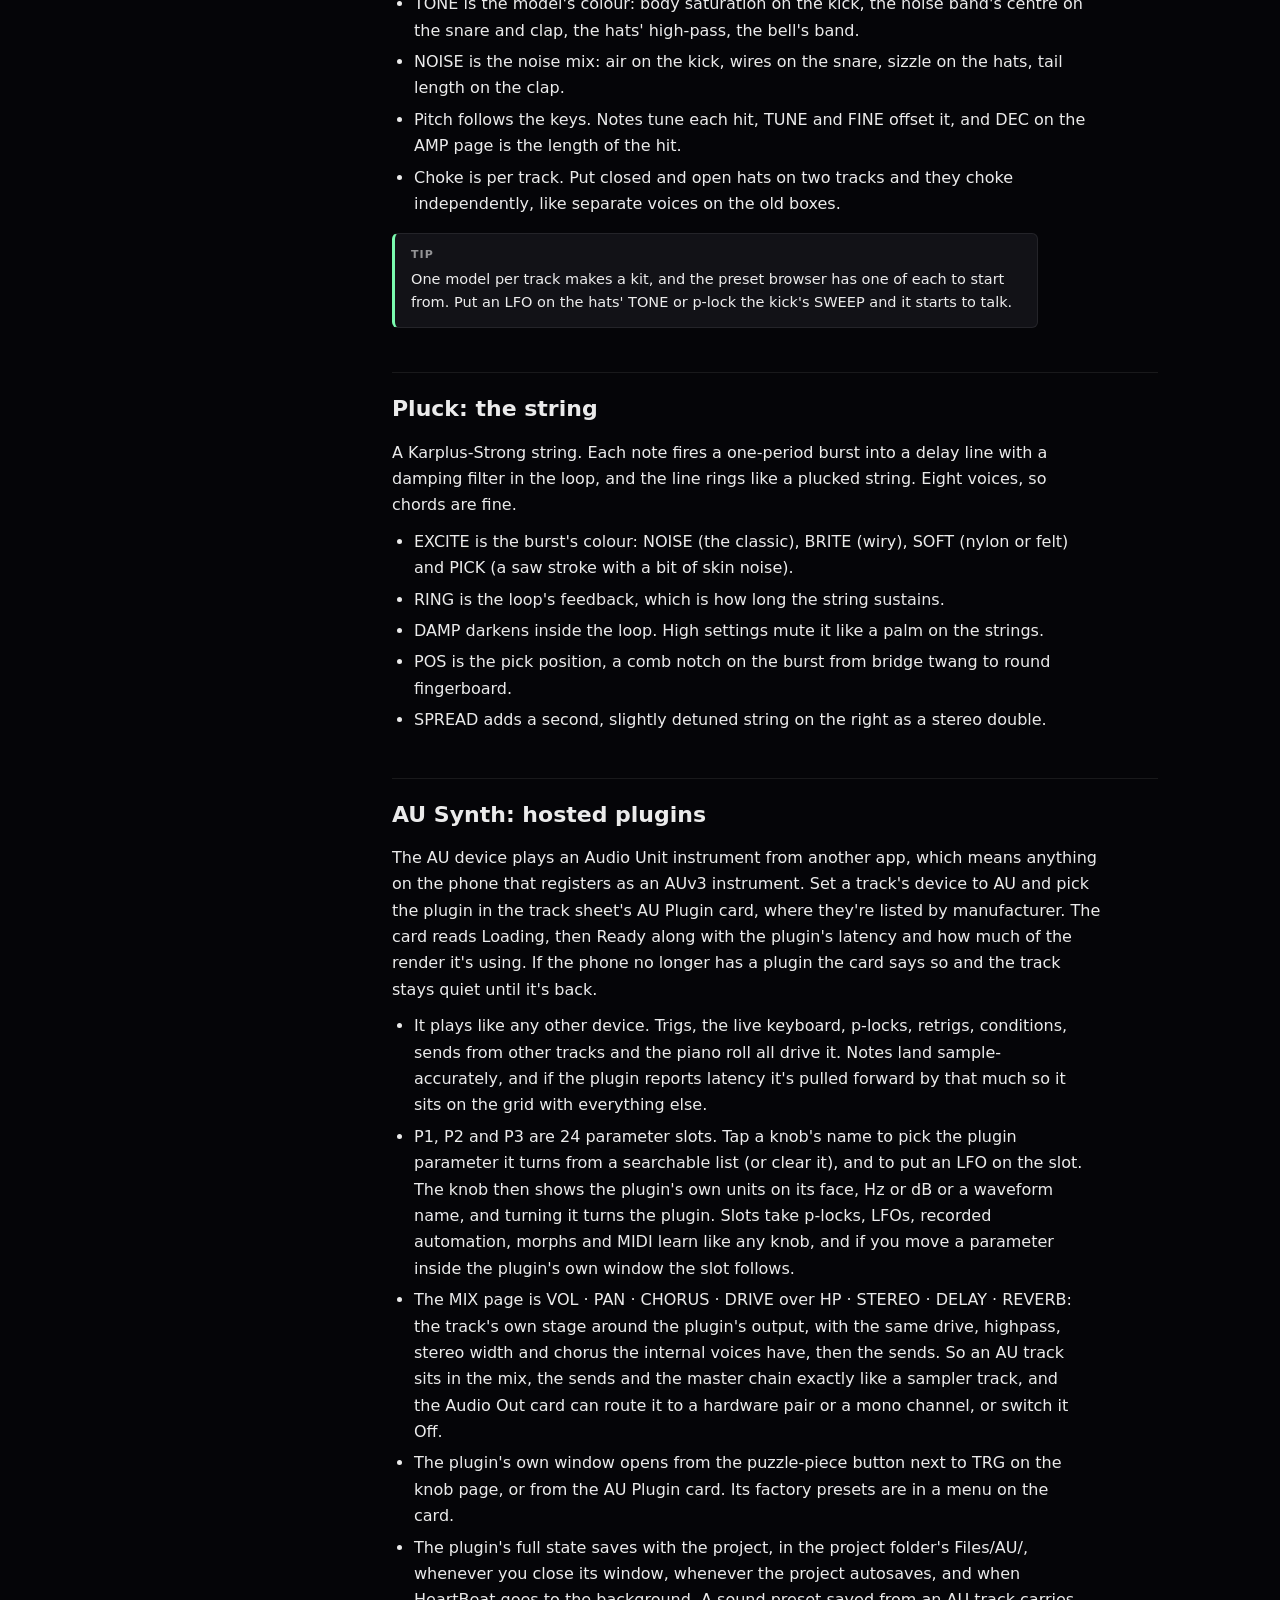
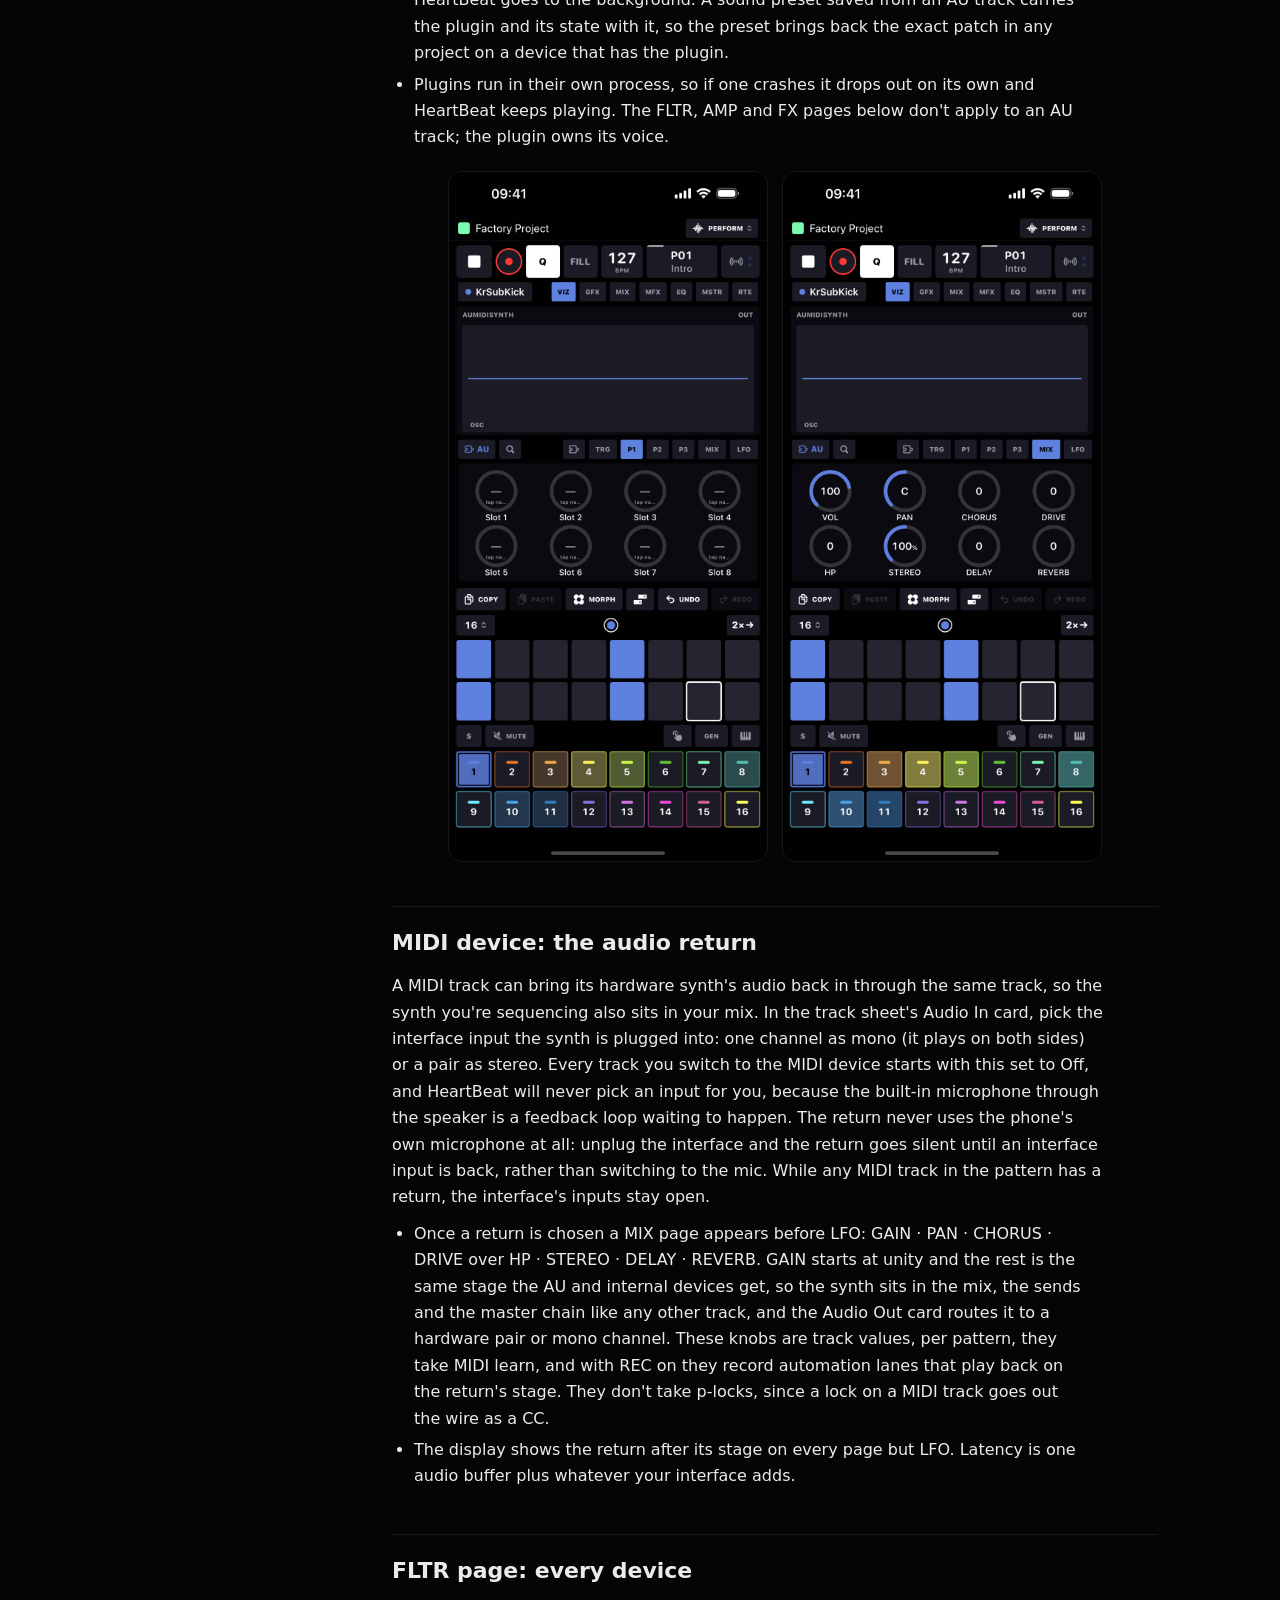
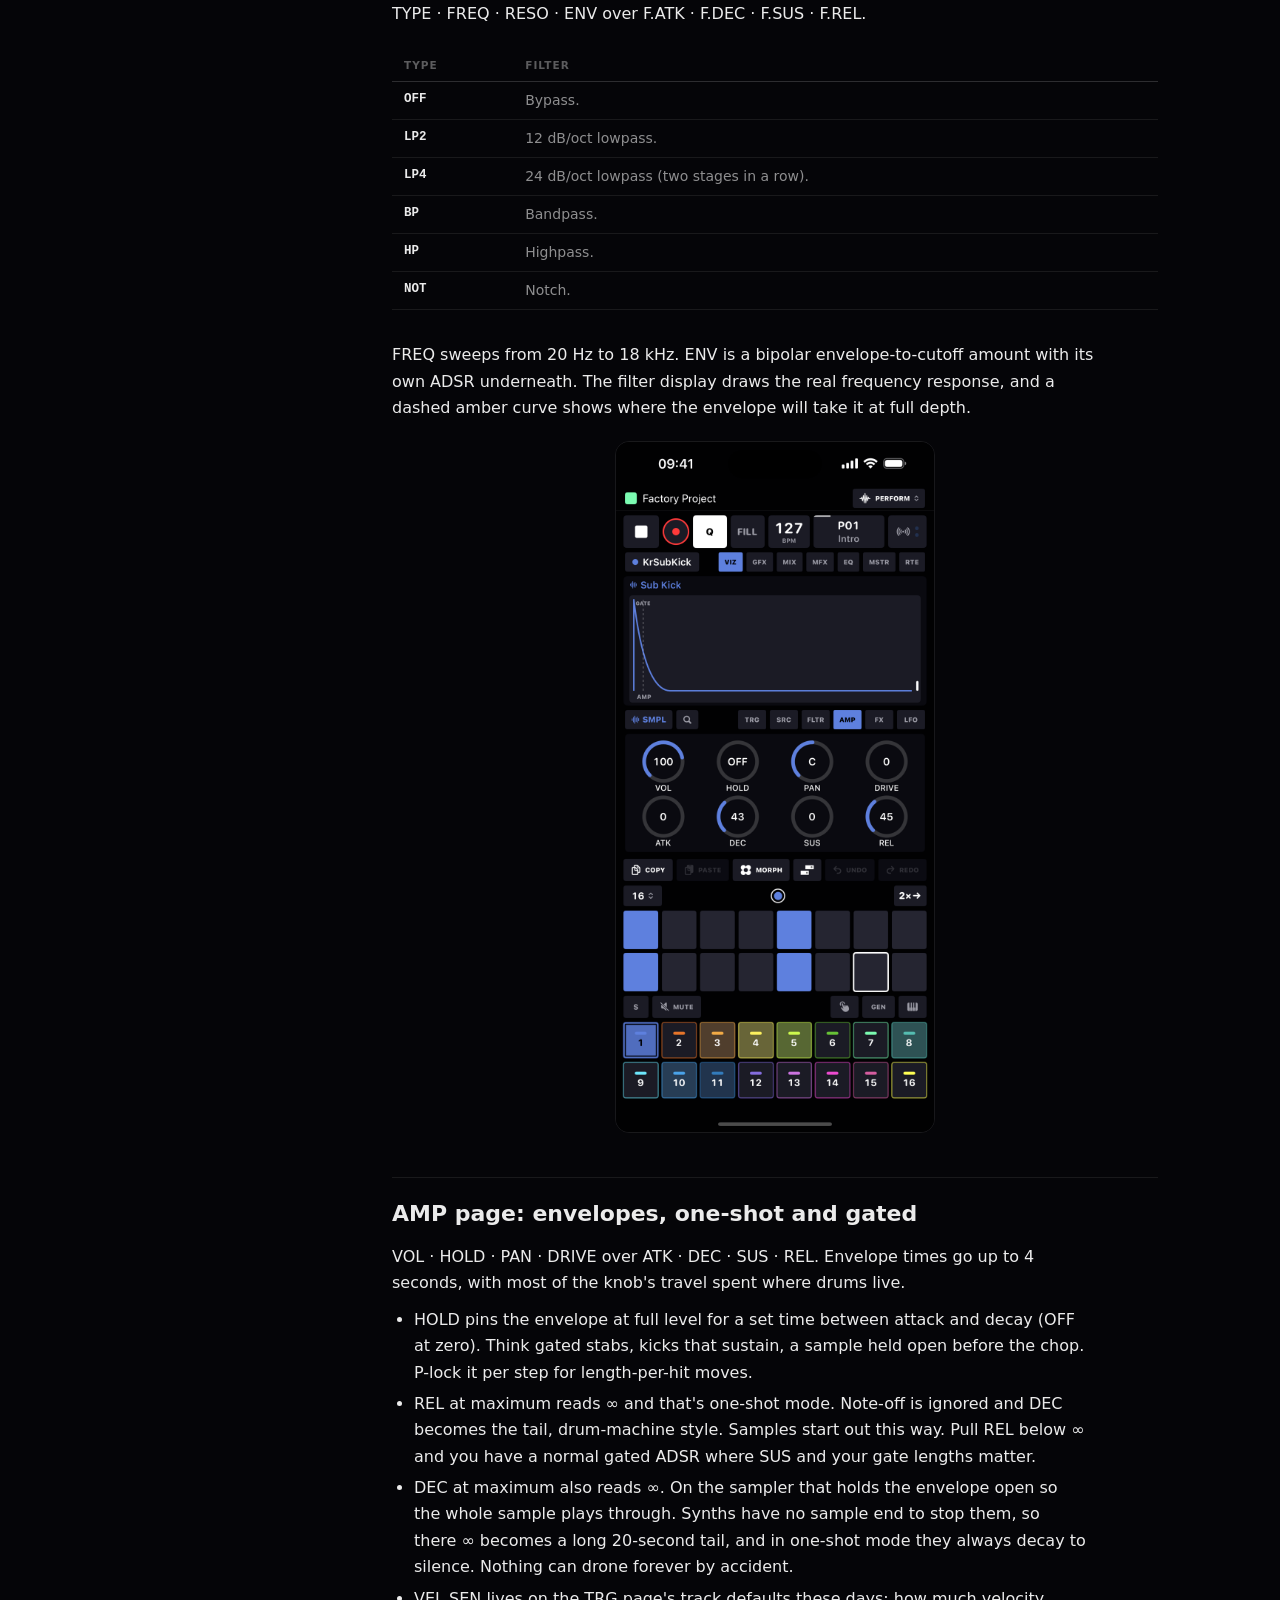
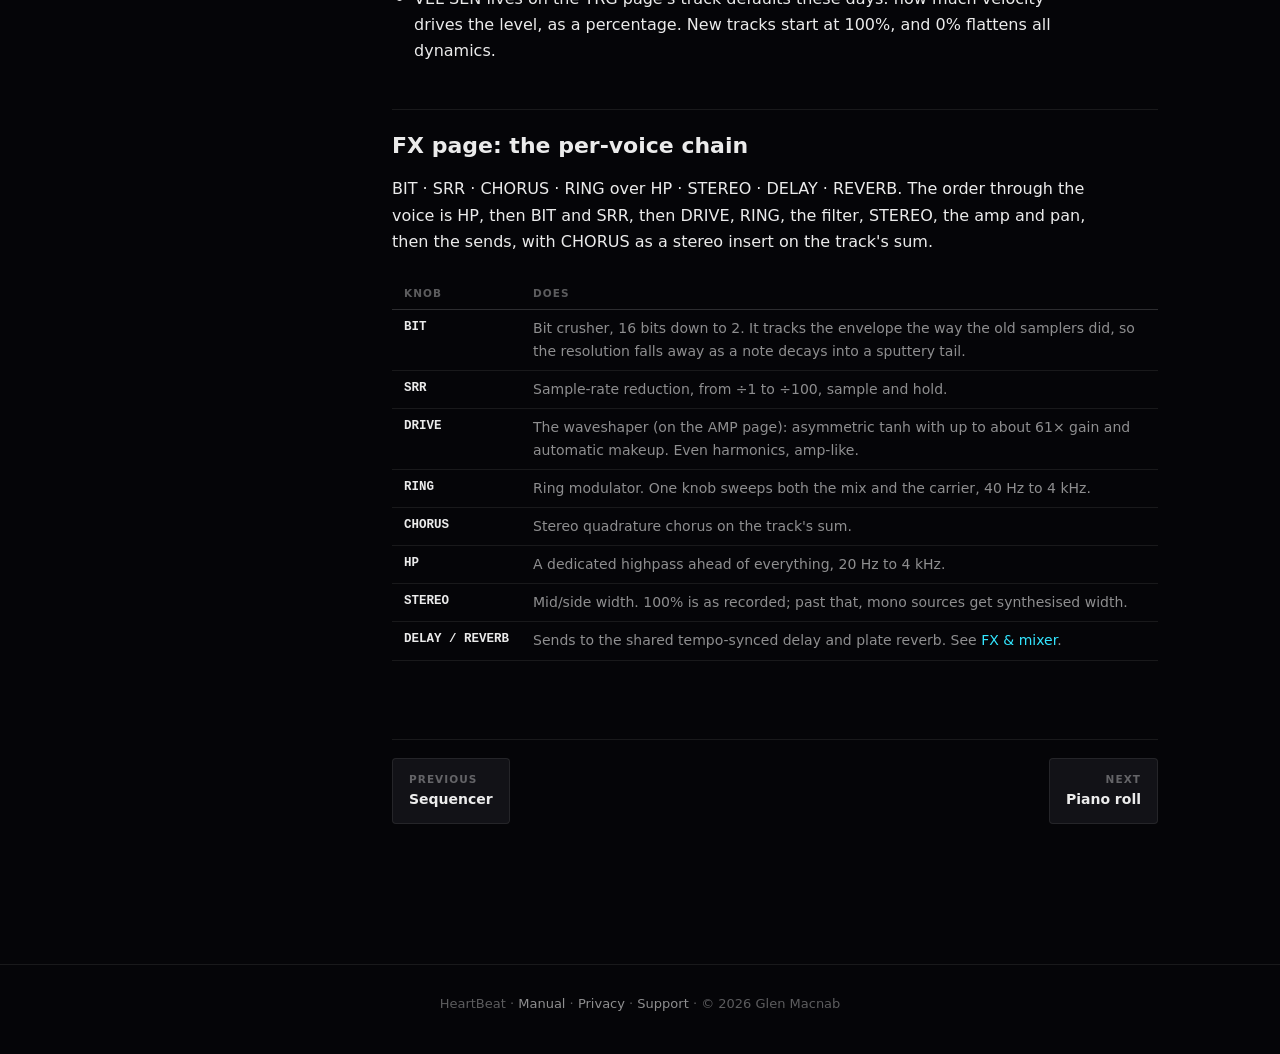
<file: manual/devices.html>
<!DOCTYPE html>
<html lang="en">
<head>
<meta charset="utf-8">
<meta name="viewport" content="width=device-width, initial-scale=1">
<title>Devices · HeartBeat Manual</title>
<link rel="stylesheet" href="../style.css">
</head>
<body>

<header class="topbar">
  <a class="wordmark" href="../index.html">Heart<span class="beat">Beat</span></a>
  <nav>
    <a href="../index.html">Home</a>
    <a href="index.html" class="active">Manual</a>
  </nav>
</header>
<div class="trackstripe"></div>

<div class="manual" style="--accent:var(--t2)">
<aside>
  <div class="group">Start here</div>
  <a href="index.html">Overview</a>
  <div class="group">Core</div>
  <a href="sequencer.html">Sequencer</a>
  <a href="devices.html" class="here">Devices</a>
  <a href="piano-roll.html">Piano roll</a>
  <div class="group">Sound</div>
  <a href="sampling.html">Sampling</a>
  <a href="modulation.html">Modulation</a>
  <a href="fx-mixer.html">FX &amp; mixer</a>
  <div class="group">Setup</div>
  <a href="midi-link.html">MIDI &amp; Link</a>
  <a href="projects.html">Projects &amp; files</a>
</aside>

<article>
<h1>Devices</h1>
<p class="lede">Every track runs one device, which is a sound engine with its
own set of knob pages. You swap devices from the chip above the knobs. The
sequence stays put; only the sound changes.</p>

<h2 id="devices">The devices</h2>
<div class="tablewrap"><table>
<tr><th>Device</th><th>Voices</th><th>What it is</th></tr>
<tr><td>SAMPLER</td><td>1–8</td><td>Plays samples from the project's pool, six different ways: one-shot, repitch, warp, stretch, slice and grid. Voices (in the track sheet) decides whether a new hit cuts the last one off or lets it ring.</td></tr>
<tr><td>MONO</td><td>mono</td><td>Seven detuned oscillators and a sub sine. A big unison monosynth with glide.</td></tr>
<tr><td>POLY</td><td>8</td><td>Three oscillators a voice, eight voices. The mono synth's polyphonic sibling.</td></tr>
<tr><td>FM</td><td>8</td><td>Four sine operators, eight algorithms and feedback. Classic four-op FM.</td></tr>
<tr><td>WT</td><td>8</td><td>Wavetable scanning with up to seven-voice unison, reading standard 2048-sample-frame tables from a pool of 128.</td></tr>
<tr><td>ACID</td><td>mono</td><td>One oscillator into a zero-delay-feedback ladder filter. Slides and accents included.</td></tr>
<tr><td>DRUM</td><td>mono</td><td>Eight drum models built from scratch in the classic analogue style: kick, snare, clap, hats, tom, rim and cowbell, with punch, sweep, tone and noise macros. Each new hit chokes the last.</td></tr>
<tr><td>PLUCK</td><td>8</td><td>A Karplus-Strong string: a burst into a delay line with damping, pick position and a detuned stereo double.</td></tr>
<tr><td>MIDI</td><td> - </td><td>No sound of its own. Notes and knob moves go out the MIDI wire to hardware or other apps, and the synth's audio can come back in through the same track.</td></tr>
<tr><td>AU</td><td>plugin's</td><td>Hosts any Audio Unit instrument (AUv3) installed on the device. The plugin's audio comes back through the track's own mixer stage, and 24 knob slots turn its parameters. See <a href="#au">AU Synth</a>.</td></tr>
</table></div>

<div class="note"><strong>Worth knowing</strong>
Switching a track's device resets its knob values to the new device's
defaults in every pattern, and re-points its eight knob slots. The trigs
survive the swap.</div>

<h2 id="pages">Param pages</h2>
<p>Every device's parameter area is a row of pages: <span class="key">TRG</span>
(the step editor) first, then the device's own sound pages, then
<span class="key">LFO</span>.</p>

<div class="tablewrap"><table>
<tr><th>Device</th><th>Pages</th></tr>
<tr><td>Sampler</td><td>TRG · SRC · FLTR · AMP · FX · LFO</td></tr>
<tr><td>Mono</td><td>TRG · OSC · MOD · FLTR · AMP · FX · LFO</td></tr>
<tr><td>Poly / Wavetable / Acid</td><td>TRG · OSC · FLTR · AMP · FX · LFO</td></tr>
<tr><td>Drum</td><td>TRG · DRUM · FLTR · AMP · FX · LFO</td></tr>
<tr><td>Pluck</td><td>TRG · STR · FLTR · AMP · FX · LFO</td></tr>
<tr><td>FM</td><td>TRG · FM · MOD · FLTR · AMP · FX · LFO</td></tr>
<tr><td>MIDI</td><td>TRG · SRC · 1 · 2 · 3 · LFO, with a MIX page before LFO once the audio return has an input</td></tr>
<tr><td>AU</td><td>TRG · P1 · P2 · P3 · MIX · LFO</td></tr>
</table></div>

<p>Each sound page is a fixed grid of two rows of four knobs. If a device
doesn't use a cell, that cell stays empty rather than everything shuffling
along, so your hands (and any controller you've mapped) find the same knob in
the same place on every device. The small caption on a knob face, a CC number
or a sub-label, sits under its value. When a step is latched the header reads
<span class="key amber">LOCKS</span>, the knobs edit that step's locks instead
of the track, and the display above shows the step's values too.</p>
<p><strong>TUNE</strong> moves in whole semitones on every device and reads
that way (+7, −12). <strong>FINE</strong> covers the cents in between. The
pitch wheel bends around whatever TUNE says without moving it.</p>

<h2 id="sampler">The sampler's six modes</h2>
<p>The sampler reads its SRC page differently depending on the mode, which
you pick from the dropdown chip in the waveform header. The mode is a
parameter underneath, so a step can lock it. Whatever the mode, the bit of
the sample you're playing is set by <span class="key">START</span> and
<span class="key">LENGTH</span>.</p>

<div class="tablewrap"><table>
<tr><th>Mode</th><th>What it does</th></tr>
<tr><td>ONE SHOT</td><td>Plays the START/LENGTH window the ordinary way. <span class="key">MODE</span> picks direction and looping (FWD, REV, FWD∞, REV∞) and <span class="key">LOOP</span> places the loop point inside the window.</td></tr>
<tr><td>REPITCH</td><td>Fits the window into <span class="key">BARS</span> by changing playback speed, so pitch follows tempo like a record. LOOP becomes a plain on/off.</td></tr>
<tr><td>WARP</td><td>Beat-slicing time-stretch. The window is cut into musical segments (<span class="key">SEG</span>, from 1/4 to 1/64 notes) whose starts always land on the tempo grid across BARS, so the pitch stays where TUNE puts it. The joins are crossfaded. The first BARS setting is <code>AUTO</code>, which guesses the loop's length from how long the sample is at the current tempo.</td></tr>
<tr><td>STRETCH</td><td>Smooth time-stretch: the playhead crosses the window in BARS while pitch stays put. Granular and smooth, so it suits pads, vocals and melodic loops.</td></tr>
<tr><td>SLICE</td><td>Plays the slice markers you placed in the slice editor. The <span class="key">SLICE</span> knob picks a slice, and incoming notes step through the slices (wrapping round) instead of changing pitch. Anything before your first marker counts as slice 1.</td></tr>
<tr><td>GRID</td><td>An even chop: <span class="key">GRID</span> cuts the window into 2, 4, 8, 16, 32 or 64 equal slices, and SLICE and notes pick them exactly as in SLICE mode.</td></tr>
</table></div>

<div class="tip"><strong>Tip</strong>
In SLICE and GRID modes, tapping a slice in the waveform display plays it
through the track's voice and points the SLICE knob at it. The device menu
on those modes also has Linear, Random and Clear Slice Locks, which spread
slice choices across the pattern's steps in one go.</div>

<h3>SRC page by mode</h3>
<div class="tablewrap"><table>
<tr><th>Cell</th><th>ONE SHOT</th><th>REPITCH</th><th>WARP</th><th>STRETCH</th><th>SLICE</th><th>GRID</th></tr>
<tr><td>1</td><td>TUNE</td><td> - </td><td>TUNE</td><td>TUNE</td><td>TUNE</td><td>TUNE</td></tr>
<tr><td>2</td><td>FINE</td><td> - </td><td>FINE</td><td>FINE</td><td>FINE</td><td>FINE</td></tr>
<tr><td>3</td><td>MODE</td><td>BARS</td><td>BARS (AUTO)</td><td>BARS</td><td> - </td><td> - </td></tr>
<tr><td>4</td><td>SAMPLE</td><td>SAMPLE</td><td>SAMPLE</td><td>SAMPLE</td><td>SAMPLE</td><td>SAMPLE</td></tr>
<tr><td>5</td><td>START</td><td>START</td><td>SEG</td><td>START</td><td> - </td><td> - </td></tr>
<tr><td>6</td><td>LENGTH</td><td>LENGTH</td><td> - </td><td>LENGTH</td><td> - </td><td>GRID</td></tr>
<tr><td>7</td><td>LOOP</td><td>LOOP on/off</td><td> - </td><td> - </td><td>SLICE</td><td>SLICE</td></tr>
<tr><td>8</td><td>LEVEL</td><td>LEVEL</td><td>LEVEL</td><td>LEVEL</td><td>LEVEL</td><td>LEVEL</td></tr>
</table></div>

<ul>
<li>TUNE is ±24 semitones and FINE is ±50 cents.</li>
<li>BARS is 1/4, 1/2, 1, 2, 4, 8 or 16 bars: how long the sample is, musically, for the modes that fit it to tempo.</li>
<li>SAMPLE is the pool slot, counting from 1. It's read at the moment the trig fires, so p-locking it per step works cleanly.</li>
</ul>

<h2 id="analog">Mono synth: OSC &amp; MOD pages</h2>
<p>The mono synth's source section is really a little mixer. The unison
stack, a second oscillator, the sub and a noise source each have their own
level going into the filter, so any one of them can play on its own. Noise
alone makes a hat; sub alone makes a clean bass.</p>
<p><strong>OSC page:</strong> TUNE · FINE · WAVE · OSC1 over TUNE2 · FINE2 ·
WAVE2 · OSC2.</p>
<div class="tablewrap"><table>
<tr><th>Knob</th><th>Does</th></tr>
<tr><td>TUNE / FINE</td><td>Whole semitones ±24 and ±50 cents.</td></tr>
<tr><td>WAVE</td><td>SAW, SQR, PLS or TRI for the unison stack, all anti-aliased.</td></tr>
<tr><td>OSC1</td><td>The stack's level into the mix.</td></tr>
<tr><td>TUNE2 / FINE2</td><td>The second oscillator's offset: stepped semitones ±24 (64 is unison) and ±50 cents.</td></tr>
<tr><td>WAVE2</td><td>SAW, SQR, PLS, TRI or SIN for oscillator two.</td></tr>
<tr><td>OSC2</td><td>Oscillator two's level. 0 is off, which gives you the classic single-oscillator sound.</td></tr>
</table></div>
<p><strong>MOD page:</strong> PW · DETUNE · WIDTH · GLIDE over SYNC · XMOD ·
SUB · NOISE.</p>
<div class="tablewrap"><table>
<tr><th>Knob</th><th>Does</th></tr>
<tr><td>PW</td><td>Pulse width of SQR and PLS on both oscillators: 0 is 50%, 127 is a 5% needle.</td></tr>
<tr><td>DETUNE</td><td>Unison spread, up to ±60 cents across the stack.</td></tr>
<tr><td>WIDTH</td><td>Where the stack sits in the stereo field.</td></tr>
<tr><td>GLIDE</td><td>Portamento, constant time, up to about 1.2 seconds.</td></tr>
<tr><td>SYNC</td><td>Past halfway, oscillator two hard-syncs to the stack's centre oscillator.</td></tr>
<tr><td>XMOD</td><td>Oscillator two phase-modulates the stack. Cross-mod depth.</td></tr>
<tr><td>SUB</td><td>Level of a sine an octave down.</td></tr>
<tr><td>NOISE</td><td>White noise into the mix, before the filter.</td></tr>
</table></div>
<div class="shot-row">
<img class="shot" src="../assets/shot-mono.png" alt="The mono synth's OSC page: two oscillators, the second a fifth up, over the unison waveform display" width="860" height="1864">
<img class="shot" src="../assets/shot-monomod.png" alt="The mono synth's MOD page: pulse width, detune, width, glide, sync, cross-mod, sub and noise" width="860" height="1864">
</div>
<p>The <strong>Poly</strong> synth keeps to a single OSC page, TUNE · FINE ·
WAVE · SUB · DETUNE · WIDTH · GLIDE · LEVEL, built on the same stack.</p>

<h2 id="fm">FM synth: FM &amp; MOD pages</h2>
<p><strong>FM page:</strong> TUNE · FINE · ALGO · RATIO C / RATIO A · RATIO B · FDBK · LEVEL.
<strong>MOD page:</strong> FM · M.ATK · M.DEC · M.LVL / DET.</p>
<ul>
<li>ALGO picks one of eight operator layouts:
<code>2PAIR</code> (two two-op pairs), <code>PR+2</code> (a pair plus two sines),
<code>FAN+1</code> (two modulators into one carrier, plus a sine),
<code>CHN+1</code> (a three-op chain plus a sine), <code>STACK</code> (the full
four-op chain), <code>FAN3</code> (three modulators into one), <code>1→3</code>
(one modulator, three carriers) and <code>ADD4</code> (pure additive).</li>
<li>RATIO A, B and C set the operators' frequency ratios from ×0.25 to ×16.
RATIO B drives two operators.</li>
<li>FM is the modulation index: how hard the modulators push the carriers.</li>
<li>M.ATK, M.DEC and M.LVL are the modulator envelope. It ignores note-off
(the amp envelope does the gating), and with M.LVL at maximum the FM amount
just holds still.</li>
<li>FDBK lets the top operator modulate itself, for noise and edge.</li>
<li>DET spreads two operators up to ±14 cents apart for thickness.</li>
</ul>

<h2 id="wavetable">Wavetable synth: OSC page</h2>
<ul>
<li>SCAN decides how POS moves through the table: SMOOTH crossfades between
neighbouring frames, STEP switches between them.</li>
<li>TABLE picks the wavetable from the project's pool of 128.</li>
<li>POS is the position in the table. It's the performance knob, and it loves
an LFO.</li>
<li>UNISON stacks 1 to 7 readers, and SPREAD detunes them (±40 cents) and
pans them out in one move.</li>
</ul>
<p>Tables follow the usual convention of 2048-sample frames, up to 256 per
file. Anything that isn't a clean multiple of 2048 loads as a single-cycle
wave. Eight factory tables come in the pool: Basic Morph, PWM, Harmonics,
Sync, FM, Vowel, Bell and Digital. You can bring in your own from anywhere in
Files through the wavetable browser.</p>

<h2 id="acid">Acid: the squelch box</h2>
<p>One oscillator, SAW or SQR, straight into a four-pole ladder filter
modelled with zero-delay feedback. There's no TYPE knob here because the
ladder is the filter. The low end thins out as you push the resonance, just
like the original, and that's where the squelch comes from.</p>
<ul>
<li>Slides. It's mono and legato is how you speak to it: a note that starts
while the previous gate is still open slides, so the pitch glides across
without the envelope restarting. In the sequencer that just means overlapping
the gates. GLIDE is the slide time, about 65 ms by default.</li>
<li>Accents. A trig with velocity 110 or more is accented: louder (accent is
this voice's only dynamic, true to form) plus a resonant kick to the cutoff.
ACCENT sets how much. The default trig velocity is 100, so plain steps stay
plain and you push a step's velocity up to accent it.</li>
<li>Drive after the filter. On this device alone the drive comes after the
ladder, so the resonant peak hits the clipper hardest as it sweeps. That's
the scream.</li>
</ul>
<div class="tip"><strong>Tip</strong>
An acid track arrives already squelchy: low cutoff, high resonance, +50%
envelope and a gated amp envelope so your gate lengths matter. Leave the
knobs alone to begin with and just write overlapping notes.</div>

<h2 id="drum">Drum: the synthesized kit</h2>
<p>Eight one-shot models on the MODEL knob: KICK, SNARE, CLAP, CHAT (closed
hat), OHAT (open hat), TOM, RIM and BELL, which is the cowbell. There are no
samples in here; each one is synthesised, with structures borrowed from the
well-studied circuits of the classic analogue drum machines. The kick's attack
is an FM glide and a click into a
saturator, with a second stage for chest. The snare is a two-mode shell over
two bands of noise, one for the shell and one for the wires. The clap is three
sawtooth pre-echoes into a reverb-tail envelope. The hats are a cluster of six
square waves at carefully measured ratios through a band-pass and the
asymmetric swing VCA, and the cowbell is the 540 and 800 Hz pulse pair. DEC is each
model's length knob and scales its body, pitch and noise envelopes together,
so a kick can boom and an open hat can ring. Velocity shapes the hit as well
as the level: a soft hit has less punch, less sweep, less noise and a duller
tone. Every knob can be p-locked.</p>
<img class="shot" src="../assets/shot-drum.png" alt="The DRUM page: MODEL, PUNCH, SWEEP, TONE and NOISE knobs under the drum visualizer" width="860" height="1864">
<ul>
<li>PUNCH is the transient: attack saturation on the kick and tom, snap on
the snare, tighter pre-echoes on the clap.</li>
<li>SWEEP is pitch-envelope depth: the kick's drop, the tom's bend, the lift
in the snare's shell. P-lock it per step for tuned kick lines.</li>
<li>TONE is the model's colour: body saturation on the kick, the noise band's
centre on the snare and clap, the hats' high-pass, the bell's band.</li>
<li>NOISE is the noise mix: air on the kick, wires on the snare, sizzle on the
hats, tail length on the clap.</li>
<li>Pitch follows the keys. Notes tune each hit, TUNE and FINE offset it, and
DEC on the AMP page is the length of the hit.</li>
<li>Choke is per track. Put closed and open hats on two tracks and they choke
independently, like separate voices on the old boxes.</li>
</ul>
<div class="tip"><strong>Tip</strong>
One model per track makes a kit, and the preset browser has one of each to
start from. Put an LFO on the hats' TONE or p-lock the kick's SWEEP and it
starts to talk.</div>

<h2 id="pluck">Pluck: the string</h2>
<p>A Karplus-Strong string. Each note fires a one-period burst into a delay
line with a damping filter in the loop, and the line rings like a plucked
string. Eight voices, so chords are fine.</p>
<ul>
<li>EXCITE is the burst's colour: NOISE (the classic), BRITE (wiry), SOFT
(nylon or felt) and PICK (a saw stroke with a bit of skin noise).</li>
<li>RING is the loop's feedback, which is how long the string sustains.</li>
<li>DAMP darkens inside the loop. High settings mute it like a palm on the
strings.</li>
<li>POS is the pick position, a comb notch on the burst from bridge twang to
round fingerboard.</li>
<li>SPREAD adds a second, slightly detuned string on the right as a stereo
double.</li>
</ul>

<h2 id="au">AU Synth: hosted plugins</h2>
<p>The AU device plays an Audio Unit instrument from another app, which means
anything on the phone that registers as an AUv3 instrument. Set a track's
device to AU and pick the plugin in the track sheet's AU Plugin card, where
they're listed by manufacturer. The card reads Loading, then Ready along with
the plugin's latency and how much of the render it's using. If the phone no
longer has a plugin the card says so and the track stays quiet until it's
back.</p>
<ul>
<li>It plays like any other device. Trigs, the live keyboard, p-locks,
retrigs, conditions, sends from other tracks and the piano roll all drive
it. Notes land sample-accurately, and if the plugin reports latency it's
pulled forward by that much so it sits on the grid with everything else.</li>
<li>P1, P2 and P3 are 24 parameter slots. Tap a knob's name to pick the
plugin parameter it turns from a searchable list (or clear it), and to put an
LFO on the slot. The knob then shows the plugin's own units on its face, Hz
or dB or a waveform name, and turning it turns the plugin. Slots take
p-locks, LFOs, recorded automation, morphs and MIDI learn like any knob, and
if you move a parameter inside the plugin's own window the slot follows.</li>
<li>The MIX page is VOL · PAN · CHORUS · DRIVE over HP · STEREO · DELAY ·
REVERB: the track's own stage around the plugin's output, with the same
drive, highpass, stereo width and chorus the internal voices have, then the
sends. So an AU track sits in the mix, the sends and the master chain exactly
like a sampler track, and the Audio Out card can route it to a hardware pair
or a mono channel, or switch it Off.</li>
<li>The plugin's own window opens from the puzzle-piece button next to TRG
on the knob page, or from the AU Plugin card. Its factory presets are in a
menu on the card.</li>
<li>The plugin's full state saves with the project, in the project folder's
Files/AU/, whenever you close its window, whenever the project autosaves, and
when HeartBeat goes to the background. A sound preset saved from an AU track
carries the plugin and its state with it, so the preset brings back the exact
patch in any project on a device that has the plugin.</li>
<li>Plugins run in their own process, so if one crashes it drops out on its
own and HeartBeat keeps playing. The FLTR, AMP and FX pages below don't
apply to an AU track; the plugin owns its voice.</li>
</ul>
<div class="shot-row">
<img class="shot" src="../assets/shot-au.png" alt="The AU device hosting a plugin: its first page of eight parameter slots under the output scope" width="860" height="1864">
<img class="shot" src="../assets/shot-aumix.png" alt="The AU device's MIX page: VOL, PAN, CHORUS, DRIVE over HP, STEREO, DELAY and REVERB" width="860" height="1864">
</div>

<h2 id="audioin">MIDI device: the audio return</h2>
<p>A MIDI track can bring its hardware synth's audio back in through the same
track, so the synth you're sequencing also sits in your mix. In the track
sheet's Audio In card, pick the interface input the synth is plugged into:
one channel as mono (it plays on both sides) or a pair as stereo. Every track
you switch to the MIDI device starts with this set to Off, and HeartBeat will
never pick an input for you, because the built-in microphone through the
speaker is a feedback loop waiting to happen. The return never uses the
phone's own microphone at all: unplug the interface and the return goes
silent until an interface input is back, rather than switching to the mic. While any MIDI track in the
pattern has a return, the interface's inputs stay open.</p>
<ul>
<li>Once a return is chosen a MIX page appears before LFO: GAIN · PAN ·
CHORUS · DRIVE over HP · STEREO · DELAY · REVERB. GAIN starts at unity and the
rest is the same stage the AU and internal devices get, so the synth sits in
the mix, the sends and the master chain like any other track, and the Audio
Out card routes it to a hardware pair or mono channel. These knobs are track
values, per pattern, they take MIDI learn, and with REC on they record
automation lanes that play back on the return's stage. They don't take
p-locks, since a lock on a MIDI track goes out the wire as a CC.</li>
<li>The display shows the return after its stage on every page but LFO.
Latency is one audio buffer plus whatever your interface adds.</li>
</ul>

<h2 id="filter">FLTR page: every device</h2>
<p>TYPE · FREQ · RESO · ENV over F.ATK · F.DEC · F.SUS · F.REL.</p>
<div class="tablewrap"><table>
<tr><th>TYPE</th><th>Filter</th></tr>
<tr><td>OFF</td><td>Bypass.</td></tr>
<tr><td>LP2</td><td>12 dB/oct lowpass.</td></tr>
<tr><td>LP4</td><td>24 dB/oct lowpass (two stages in a row).</td></tr>
<tr><td>BP</td><td>Bandpass.</td></tr>
<tr><td>HP</td><td>Highpass.</td></tr>
<tr><td>NOT</td><td>Notch.</td></tr>
</table></div>
<p>FREQ sweeps from 20 Hz to 18 kHz. ENV is a bipolar envelope-to-cutoff
amount with its own ADSR underneath. The filter display draws the real
frequency response, and a dashed amber curve shows where the envelope will
take it at full depth.</p>
<img class="shot" src="../assets/shot-fltr.png" alt="The FLTR page with its live filter response curve" width="860" height="1864">

<h2 id="amp">AMP page: envelopes, one-shot and gated</h2>
<p>VOL · HOLD · PAN · DRIVE over ATK · DEC · SUS · REL. Envelope times go up
to 4 seconds, with most of the knob's travel spent where drums live.</p>
<ul>
<li>HOLD pins the envelope at full level for a set time between attack and
decay (OFF at zero). Think gated stabs, kicks that sustain, a sample held
open before the chop. P-lock it per step for length-per-hit moves.</li>
<li>REL at maximum reads ∞ and that's one-shot mode. Note-off is ignored and
DEC becomes the tail, drum-machine style. Samples start out this way. Pull
REL below ∞ and you have a normal gated ADSR where SUS and your gate lengths
matter.</li>
<li>DEC at maximum also reads ∞. On the sampler that holds the envelope open
so the whole sample plays through. Synths have no sample end to stop them, so
there ∞ becomes a long 20-second tail, and in one-shot mode they always decay
to silence. Nothing can drone forever by accident.</li>
<li>VEL SEN lives on the TRG page's track defaults these days: how much
velocity drives the level, as a percentage. New tracks start at 100%, and 0%
flattens all dynamics.</li>
</ul>

<h2 id="fx">FX page: the per-voice chain</h2>
<p>BIT · SRR · CHORUS · RING over HP · STEREO · DELAY · REVERB. The order
through the voice is HP, then BIT and SRR, then DRIVE, RING, the filter,
STEREO, the amp and pan, then the sends, with CHORUS as a stereo insert on
the track's sum.</p>
<div class="tablewrap"><table>
<tr><th>Knob</th><th>Does</th></tr>
<tr><td>BIT</td><td>Bit crusher, 16 bits down to 2. It tracks the envelope the way the old samplers did, so the resolution falls away as a note decays into a sputtery tail.</td></tr>
<tr><td>SRR</td><td>Sample-rate reduction, from ÷1 to ÷100, sample and hold.</td></tr>
<tr><td>DRIVE</td><td>The waveshaper (on the AMP page): asymmetric tanh with up to about 61× gain and automatic makeup. Even harmonics, amp-like.</td></tr>
<tr><td>RING</td><td>Ring modulator. One knob sweeps both the mix and the carrier, 40 Hz to 4 kHz.</td></tr>
<tr><td>CHORUS</td><td>Stereo quadrature chorus on the track's sum.</td></tr>
<tr><td>HP</td><td>A dedicated highpass ahead of everything, 20 Hz to 4 kHz.</td></tr>
<tr><td>STEREO</td><td>Mid/side width. 100% is as recorded; past that, mono sources get synthesised width.</td></tr>
<tr><td>DELAY / REVERB</td><td>Sends to the shared tempo-synced delay and plate reverb. See <a href="fx-mixer.html">FX &amp; mixer</a>.</td></tr>
</table></div>

<div class="pagenav">
  <a href="sequencer.html"><small>Previous</small>Sequencer</a>
  <a class="next" href="piano-roll.html"><small>Next</small>Piano roll</a>
</div>

</article>
</div>

<footer>
  HeartBeat · <a href="index.html">Manual</a> · <a href="../privacy.html">Privacy</a> · <a href="../support.html">Support</a> · © 2026 Glen Macnab
</footer>

</body>
</html>
</file>
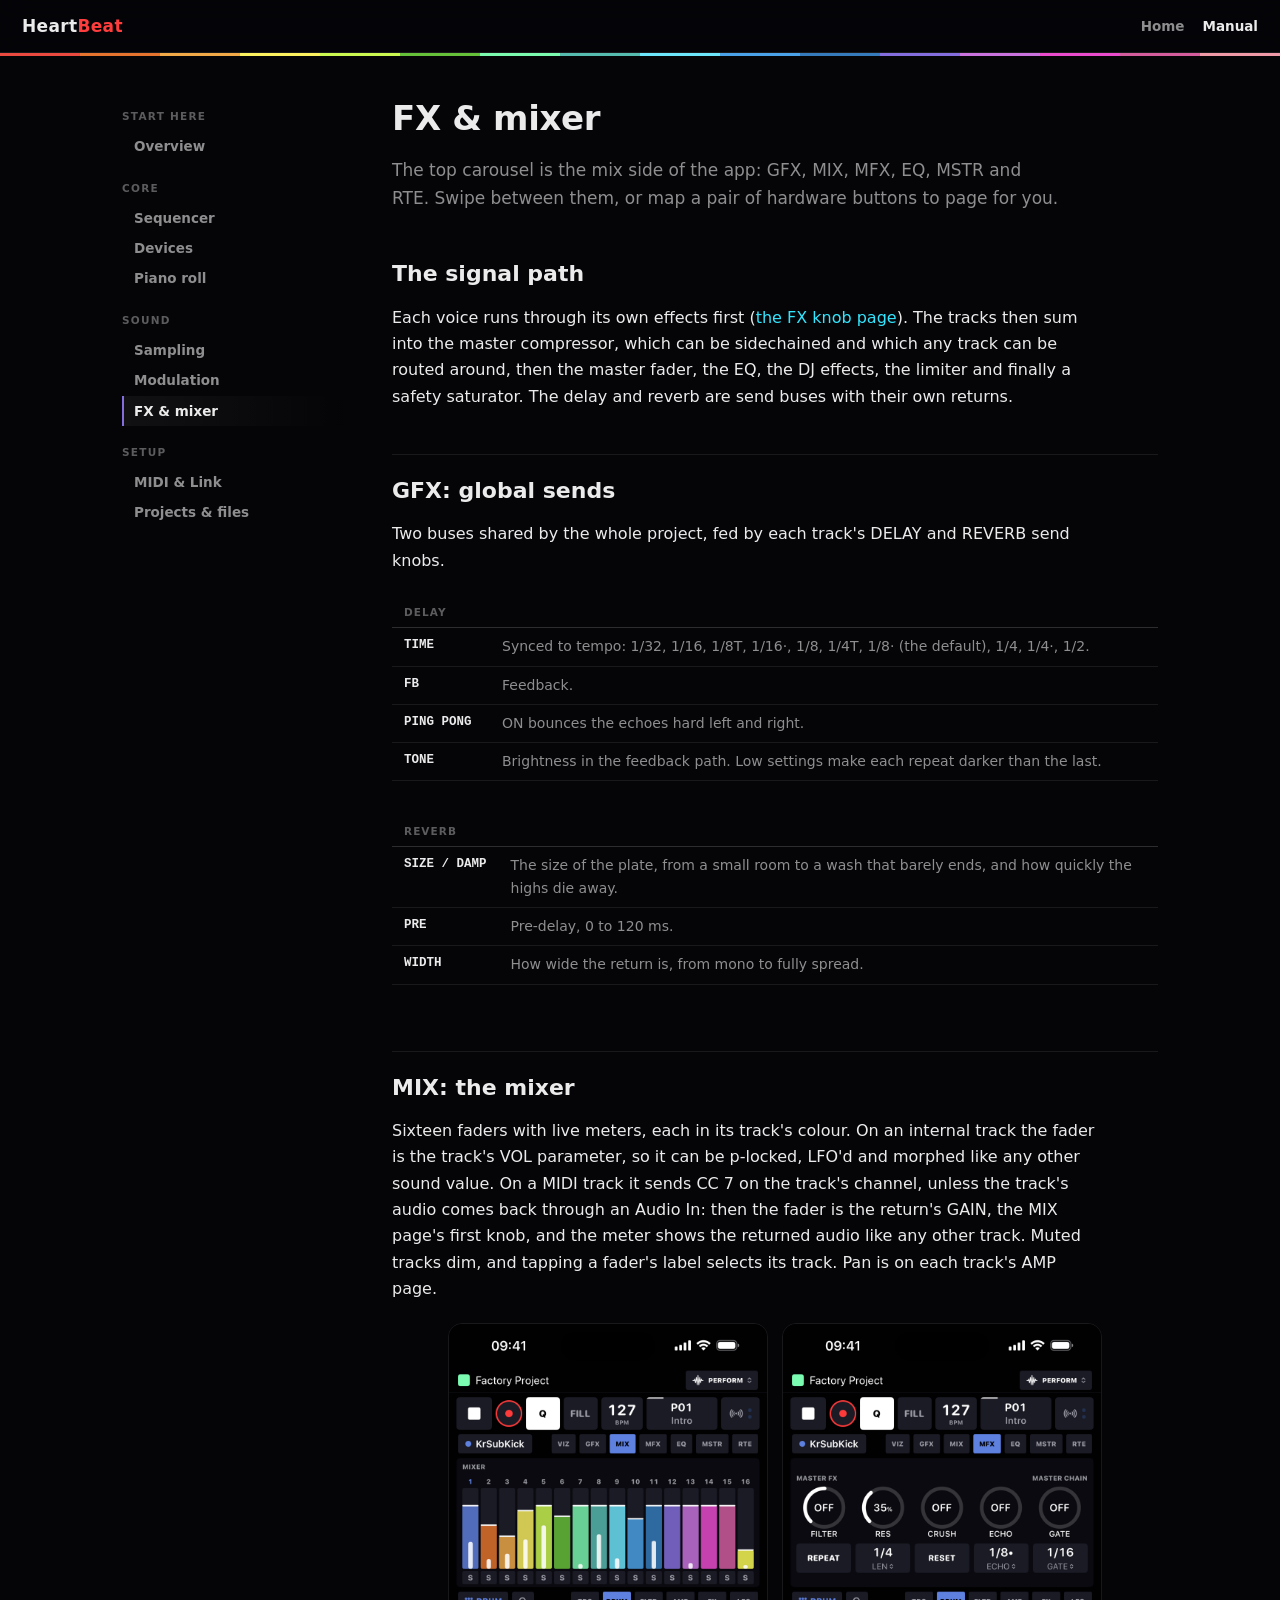
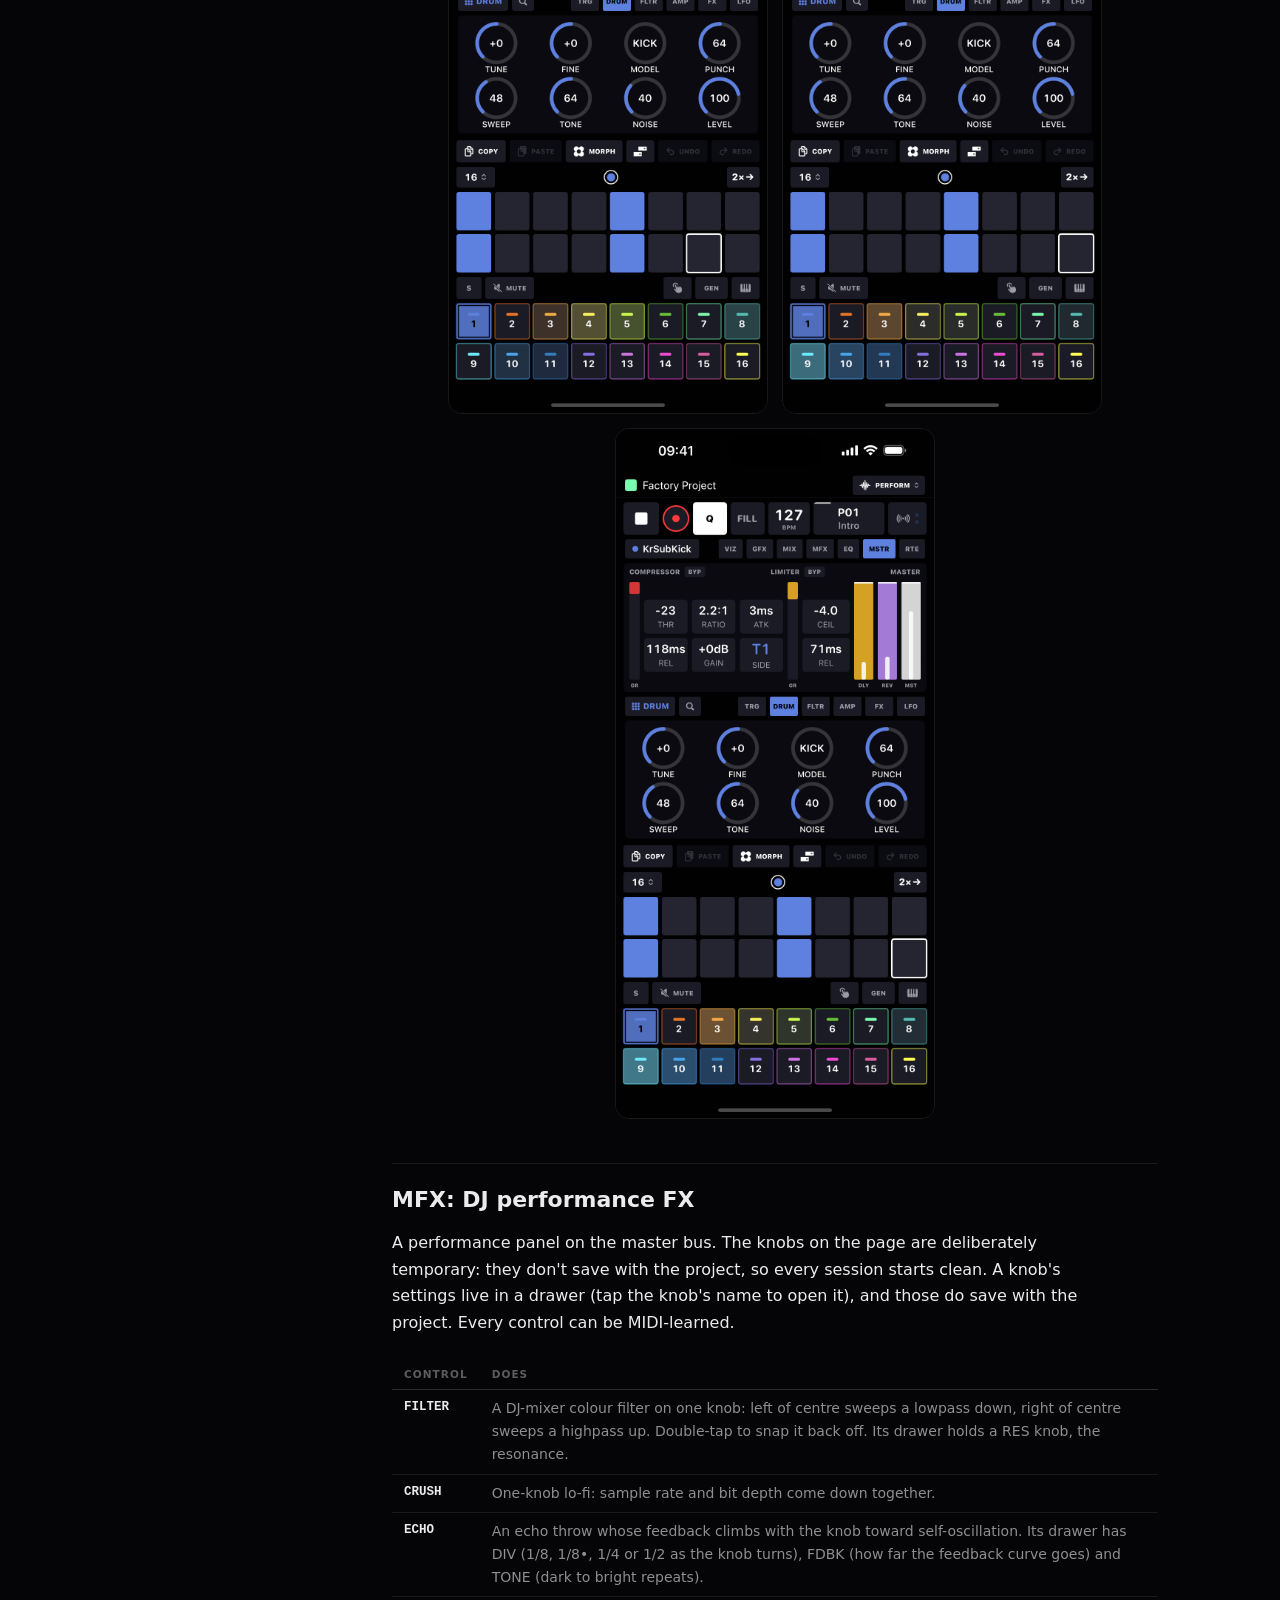
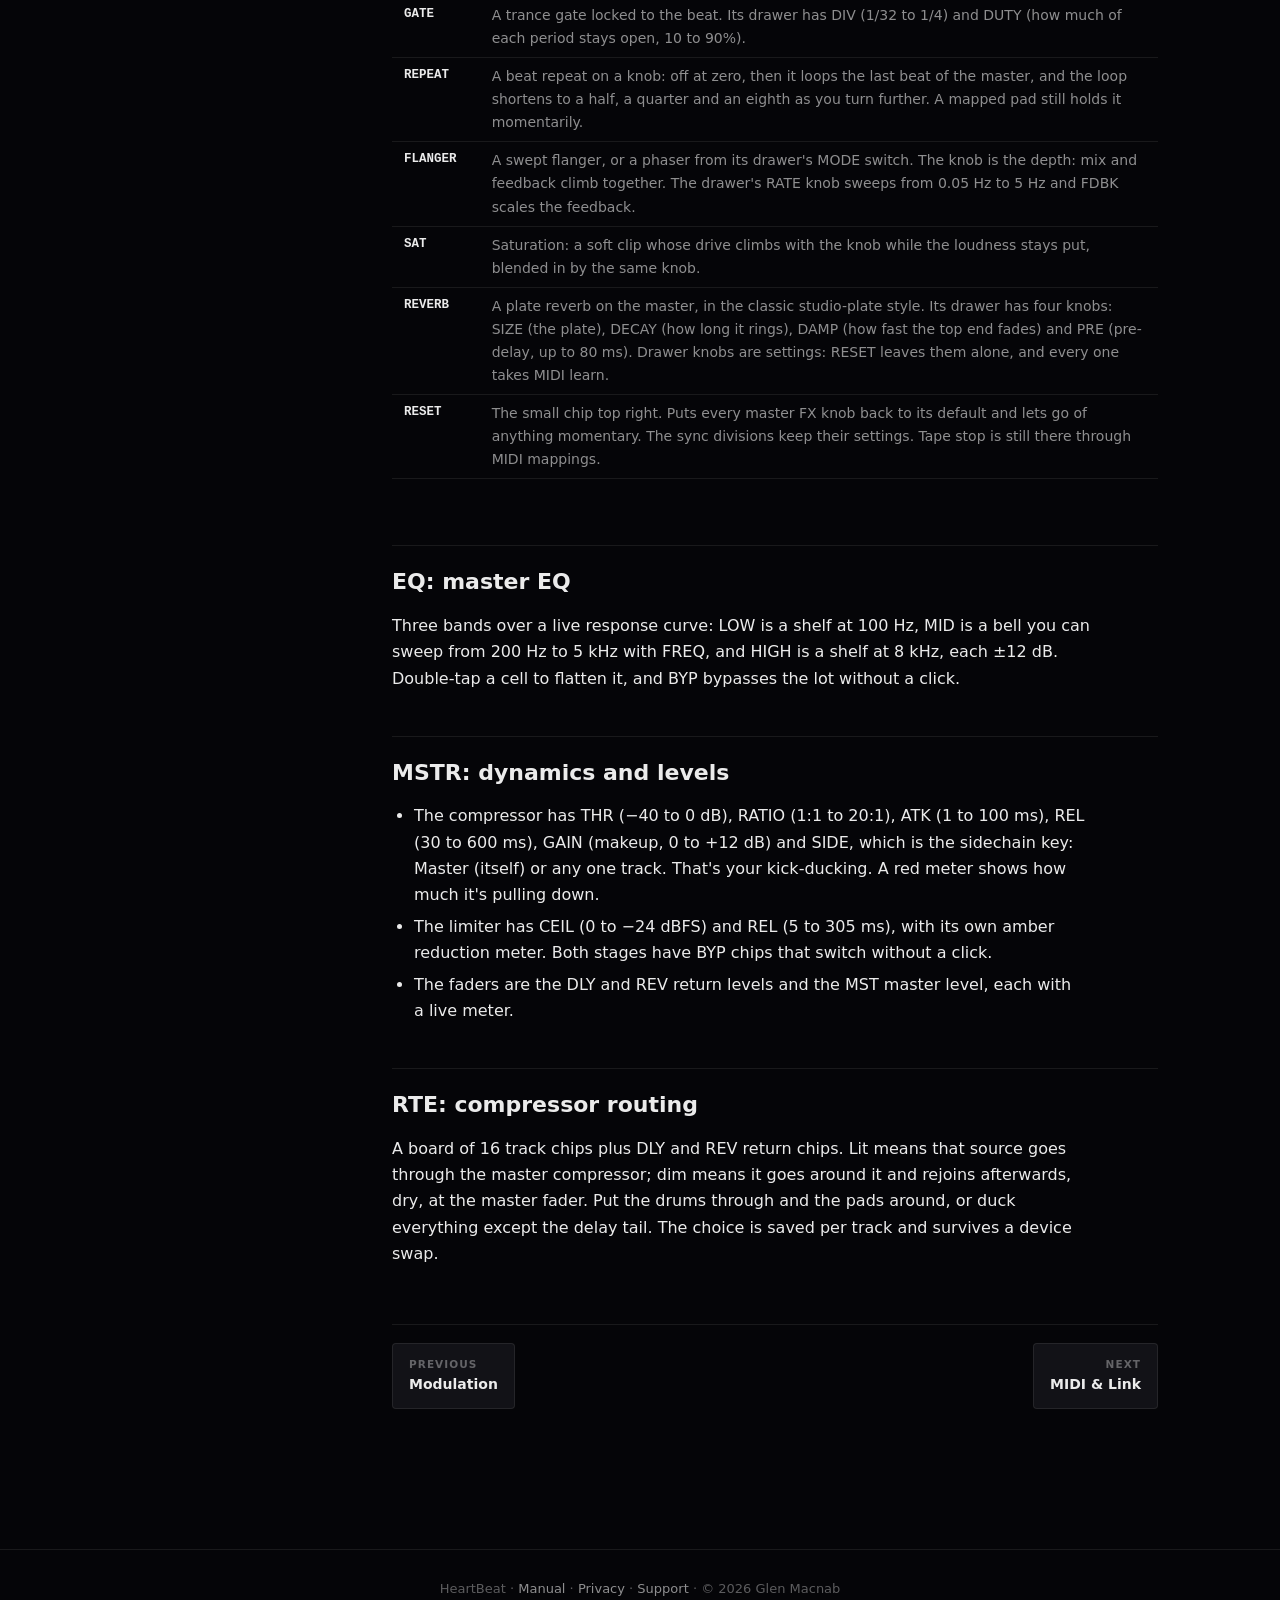
<file: manual/fx-mixer.html>
<!DOCTYPE html>
<html lang="en">
<head>
<meta charset="utf-8">
<meta name="viewport" content="width=device-width, initial-scale=1">
<title>FX &amp; mixer · HeartBeat Manual</title>
<link rel="stylesheet" href="../style.css">
</head>
<body>

<header class="topbar">
  <a class="wordmark" href="../index.html">Heart<span class="beat">Beat</span></a>
  <nav>
    <a href="../index.html">Home</a>
    <a href="index.html" class="active">Manual</a>
  </nav>
</header>
<div class="trackstripe"></div>

<div class="manual" style="--accent:var(--t11)">
<aside>
  <div class="group">Start here</div>
  <a href="index.html">Overview</a>
  <div class="group">Core</div>
  <a href="sequencer.html">Sequencer</a>
  <a href="devices.html">Devices</a>
  <a href="piano-roll.html">Piano roll</a>
  <div class="group">Sound</div>
  <a href="sampling.html">Sampling</a>
  <a href="modulation.html">Modulation</a>
  <a href="fx-mixer.html" class="here">FX &amp; mixer</a>
  <div class="group">Setup</div>
  <a href="midi-link.html">MIDI &amp; Link</a>
  <a href="projects.html">Projects &amp; files</a>
</aside>

<article>
<h1>FX &amp; mixer</h1>
<p class="lede">The top carousel is the mix side of the app: GFX, MIX, MFX,
EQ, MSTR and RTE. Swipe between them, or map a pair of hardware buttons to
page for you.</p>

<h2 id="signal">The signal path</h2>
<p>Each voice runs through its own effects first (<a href="devices.html#fx">the
FX knob page</a>). The tracks then sum into the master compressor, which can be
sidechained and which any track can be routed around, then the master fader,
the EQ, the DJ effects, the limiter and finally a safety saturator. The delay
and reverb are send buses with their own returns.</p>

<h2 id="gfx">GFX: global sends</h2>
<p>Two buses shared by the whole project, fed by each track's DELAY and
REVERB send knobs.</p>
<div class="tablewrap"><table>
<tr><th>Delay</th><th></th></tr>
<tr><td>TIME</td><td>Synced to tempo: 1/32, 1/16, 1/8T, 1/16·, 1/8, 1/4T, 1/8· (the default), 1/4, 1/4·, 1/2.</td></tr>
<tr><td>FB</td><td>Feedback.</td></tr>
<tr><td>PING PONG</td><td>ON bounces the echoes hard left and right.</td></tr>
<tr><td>TONE</td><td>Brightness in the feedback path. Low settings make each repeat darker than the last.</td></tr>
</table></div>
<div class="tablewrap"><table>
<tr><th>Reverb</th><th></th></tr>
<tr><td>SIZE / DAMP</td><td>The size of the plate, from a small room to a wash that barely ends, and how quickly the highs die away.</td></tr>
<tr><td>PRE</td><td>Pre-delay, 0 to 120 ms.</td></tr>
<tr><td>WIDTH</td><td>How wide the return is, from mono to fully spread.</td></tr>
</table></div>

<h2 id="mix">MIX: the mixer</h2>
<p>Sixteen faders with live meters, each in its track's colour. On an
internal track the fader is the track's VOL parameter, so it can be p-locked,
LFO'd and morphed like any other sound value. On a MIDI track it sends CC 7
on the track's channel, unless the track's audio comes back through an
Audio In: then the fader is the return's GAIN, the MIX page's first knob,
and the meter shows the returned audio like any other track. Muted tracks
dim, and tapping a fader's label selects its track. Pan is on each track's
AMP page.</p>
<div class="shot-row">
<img class="shot" src="../assets/shot-mixer.png" alt="The 16-fader mixer" width="860" height="1864">
<img class="shot" src="../assets/shot-mfx.png" alt="The DJ FX page" width="860" height="1864">
<img class="shot" src="../assets/shot-mstr.png" alt="The master dynamics page" width="860" height="1864">
</div>

<h2 id="mfx">MFX: DJ performance FX</h2>
<p>A performance panel on the master bus. The knobs on the page are
deliberately temporary: they don't save with the project, so every session
starts clean. A knob's settings live in a drawer (tap the knob's name to
open it), and those do save with the project. Every control can be
MIDI-learned.</p>
<div class="tablewrap"><table>
<tr><th>Control</th><th>Does</th></tr>
<tr><td>FILTER</td><td>A DJ-mixer colour filter on one knob: left of centre sweeps a lowpass down, right of centre sweeps a highpass up. Double-tap to snap it back off. Its drawer holds a RES knob, the resonance.</td></tr>
<tr><td>CRUSH</td><td>One-knob lo-fi: sample rate and bit depth come down together.</td></tr>
<tr><td>ECHO</td><td>An echo throw whose feedback climbs with the knob toward self-oscillation. Its drawer has DIV (1/8, 1/8•, 1/4 or 1/2 as the knob turns), FDBK (how far the feedback curve goes) and TONE (dark to bright repeats).</td></tr>
<tr><td>GATE</td><td>A trance gate locked to the beat. Its drawer has DIV (1/32 to 1/4) and DUTY (how much of each period stays open, 10 to 90%).</td></tr>
<tr><td>REPEAT</td><td>A beat repeat on a knob: off at zero, then it loops the last beat of the master, and the loop shortens to a half, a quarter and an eighth as you turn further. A mapped pad still holds it momentarily.</td></tr>
<tr><td>FLANGER</td><td>A swept flanger, or a phaser from its drawer's MODE switch. The knob is the depth: mix and feedback climb together. The drawer's RATE knob sweeps from 0.05 Hz to 5 Hz and FDBK scales the feedback.</td></tr>
<tr><td>SAT</td><td>Saturation: a soft clip whose drive climbs with the knob while the loudness stays put, blended in by the same knob.</td></tr>
<tr><td>REVERB</td><td>A plate reverb on the master, in the classic studio-plate style. Its drawer has four knobs: SIZE (the plate), DECAY (how long it rings), DAMP (how fast the top end fades) and PRE (pre-delay, up to 80 ms). Drawer knobs are settings: RESET leaves them alone, and every one takes MIDI learn.</td></tr>
<tr><td>RESET</td><td>The small chip top right. Puts every master FX knob back to its default and lets go of anything momentary. The sync divisions keep their settings. Tape stop is still there through MIDI mappings.</td></tr>
</table></div>

<h2 id="eq">EQ: master EQ</h2>
<p>Three bands over a live response curve: LOW is a shelf at 100 Hz, MID is a
bell you can sweep from 200 Hz to 5 kHz with FREQ, and HIGH is a shelf at 8
kHz, each ±12 dB. Double-tap a cell to flatten it, and BYP bypasses the lot
without a click.</p>

<h2 id="mstr">MSTR: dynamics and levels</h2>
<ul>
<li>The compressor has THR (−40 to 0 dB), RATIO (1:1 to 20:1), ATK (1 to 100
ms), REL (30 to 600 ms), GAIN (makeup, 0 to +12 dB) and SIDE, which is the
sidechain key: Master (itself) or any one track. That's your kick-ducking. A
red meter shows how much it's pulling down.</li>
<li>The limiter has CEIL (0 to −24 dBFS) and REL (5 to 305 ms), with its own
amber reduction meter. Both stages have BYP chips that switch without a click.</li>
<li>The faders are the DLY and REV return levels and the MST master level,
each with a live meter.</li>
</ul>

<h2 id="rte">RTE: compressor routing</h2>
<p>A board of 16 track chips plus DLY and REV return chips. Lit means that
source goes through the master compressor; dim means it goes around it and
rejoins afterwards, dry, at the master fader. Put the drums through and the
pads around, or duck everything except the delay tail. The choice is saved
per track and survives a device swap.</p>

<div class="pagenav">
  <a href="modulation.html"><small>Previous</small>Modulation</a>
  <a class="next" href="midi-link.html"><small>Next</small>MIDI &amp; Link</a>
</div>

</article>
</div>

<footer>
  HeartBeat · <a href="index.html">Manual</a> · <a href="../privacy.html">Privacy</a> · <a href="../support.html">Support</a> · © 2026 Glen Macnab
</footer>

</body>
</html>
</file>
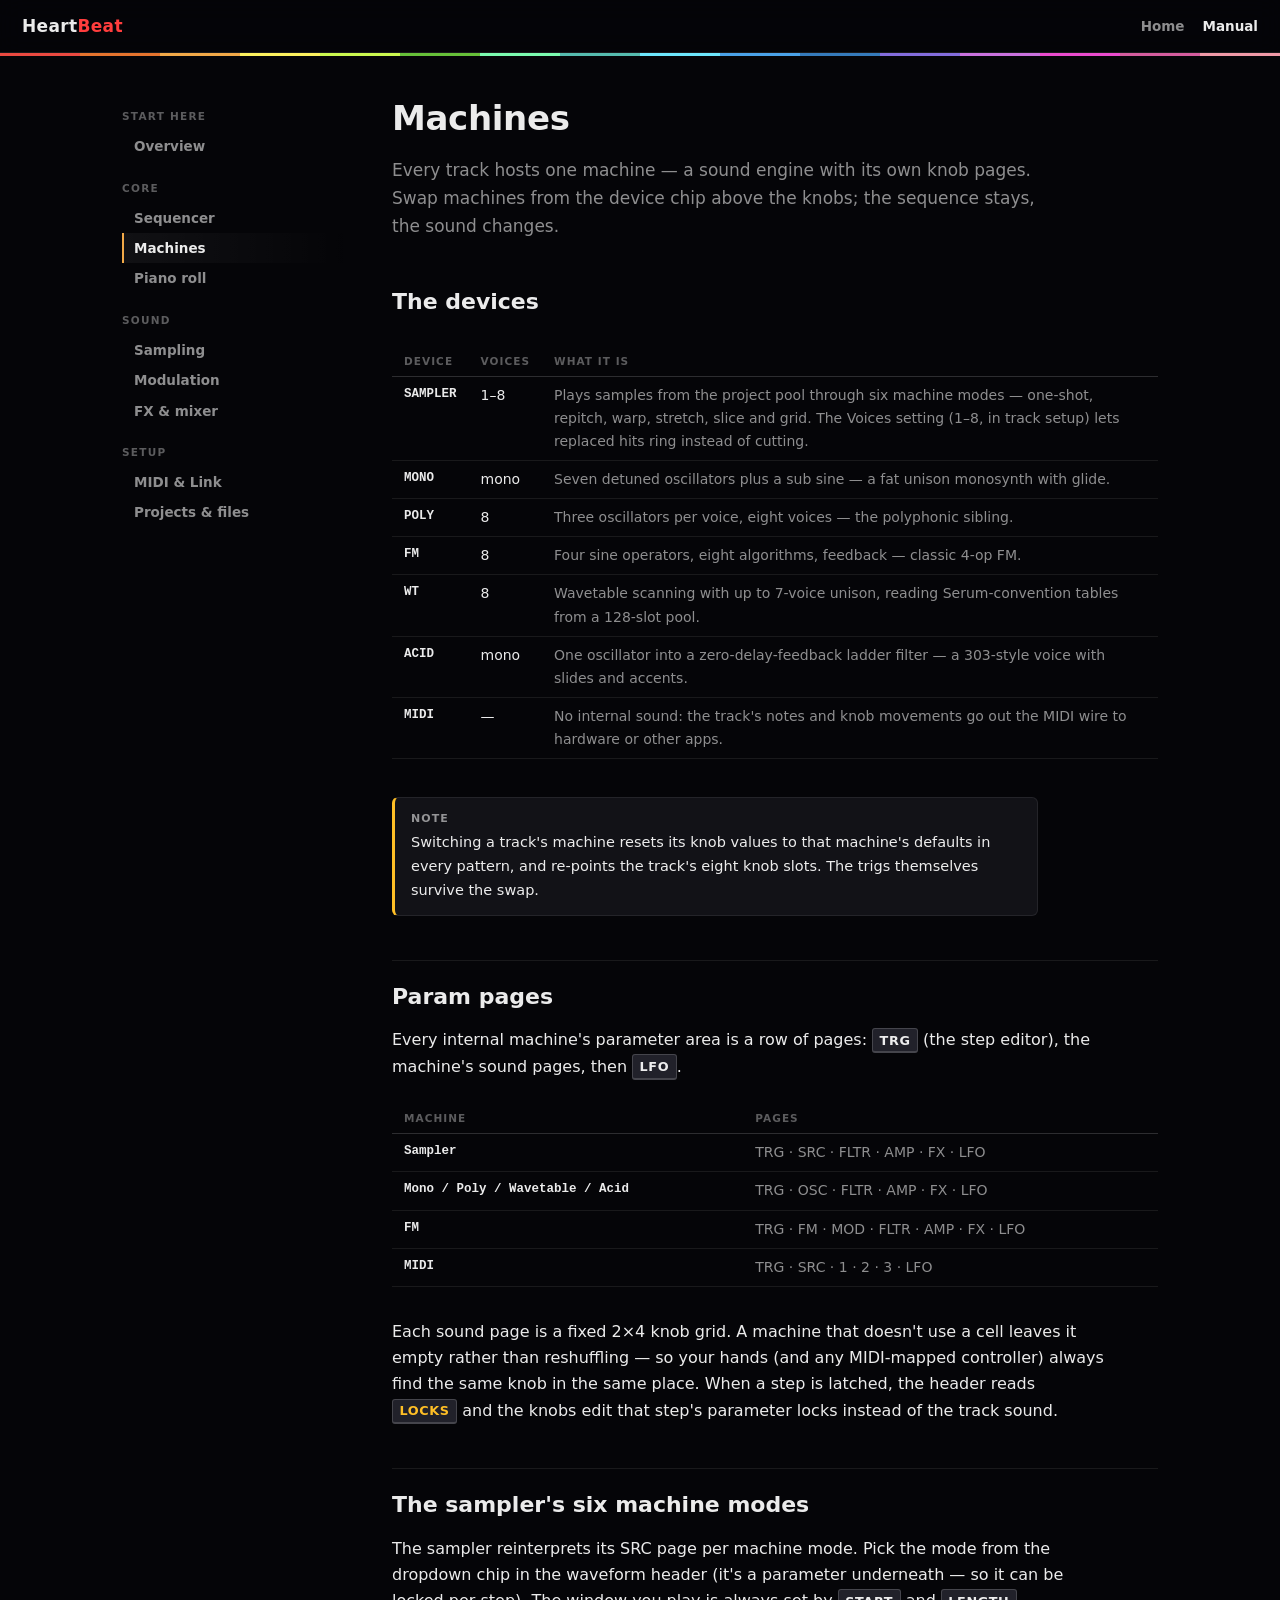
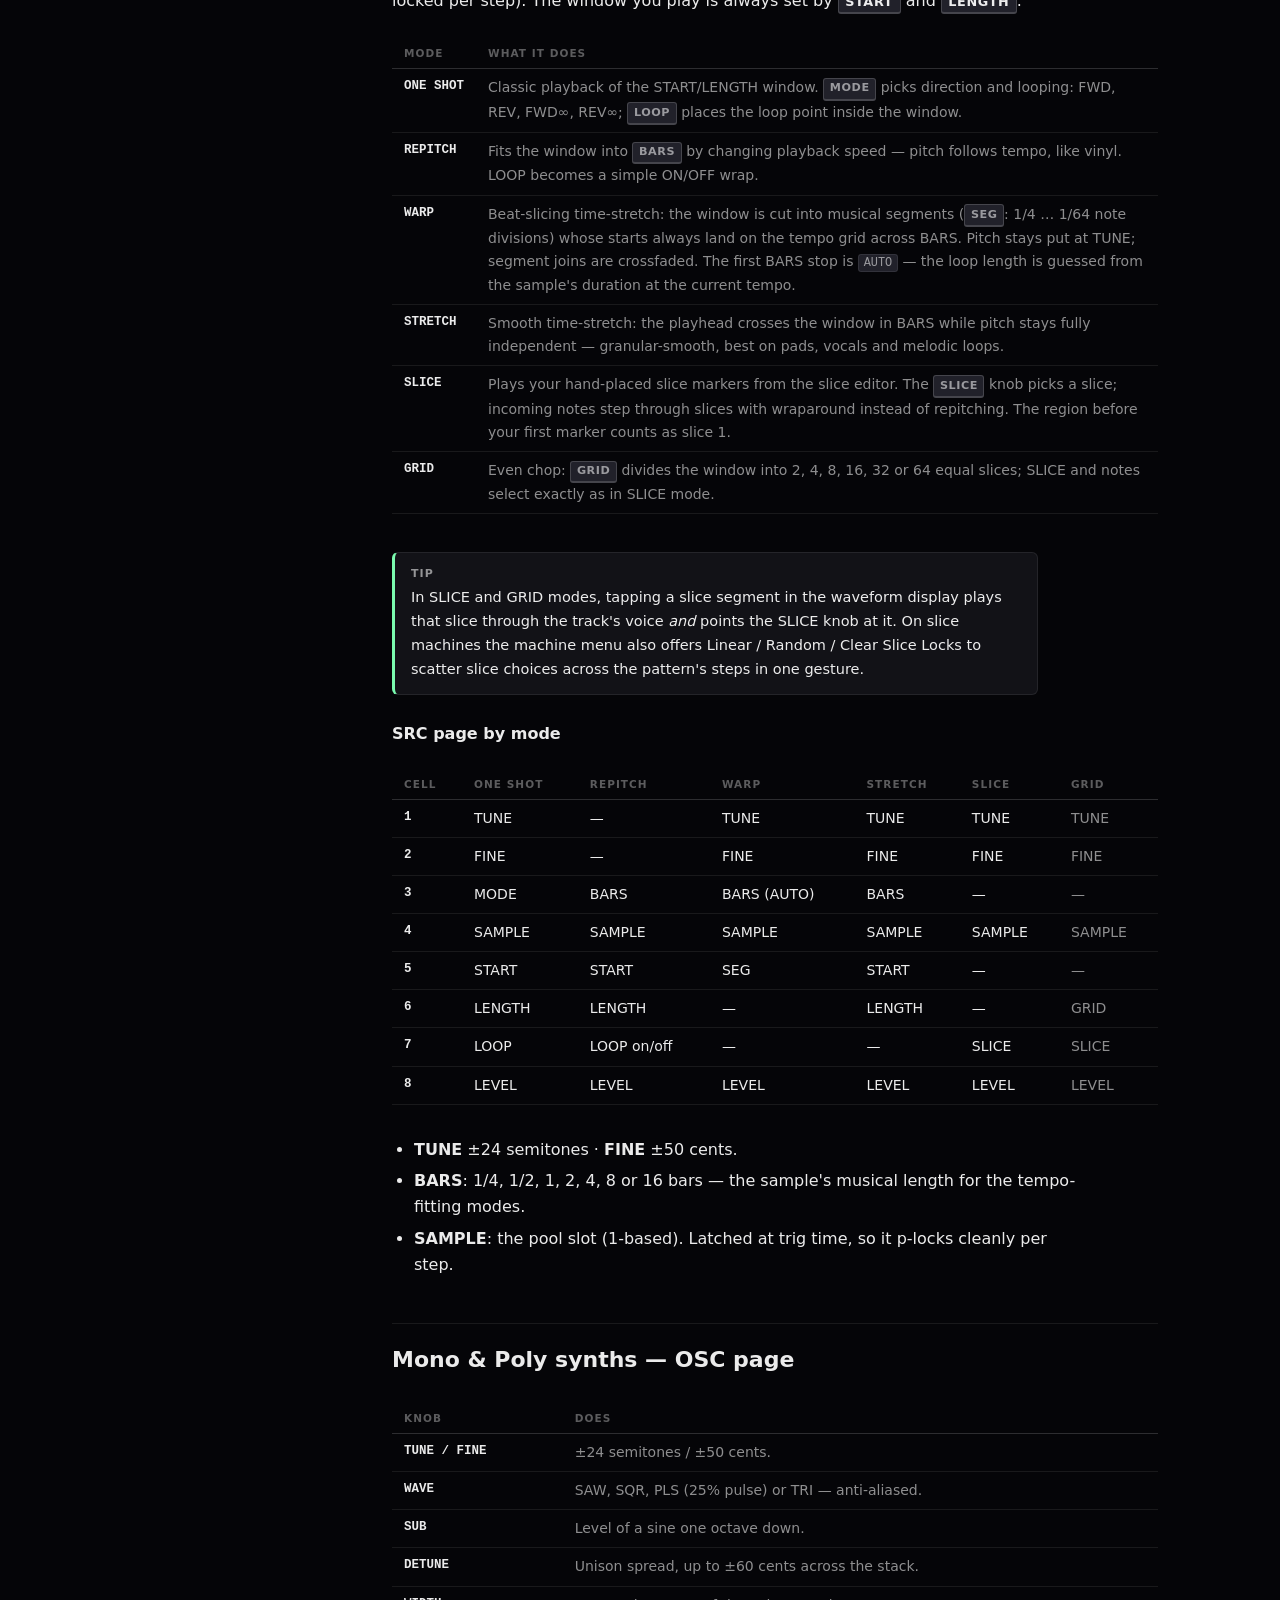
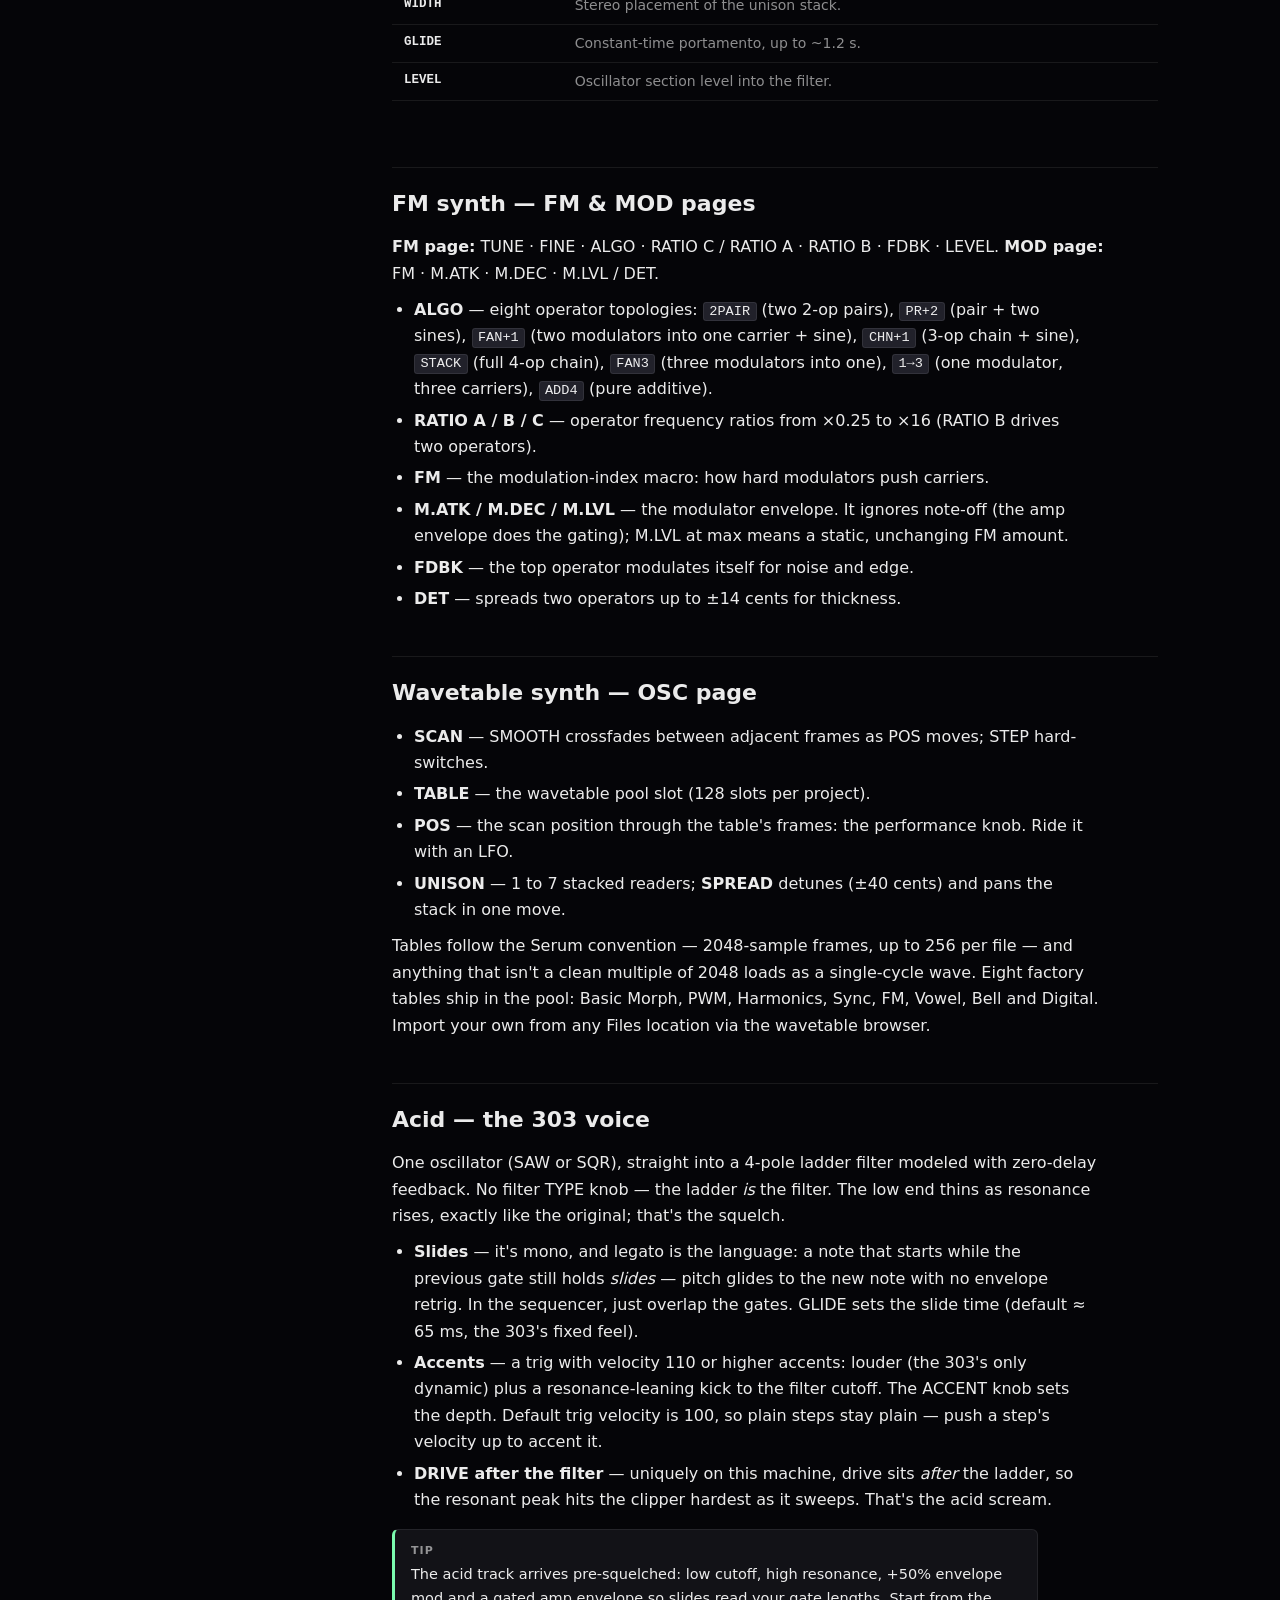
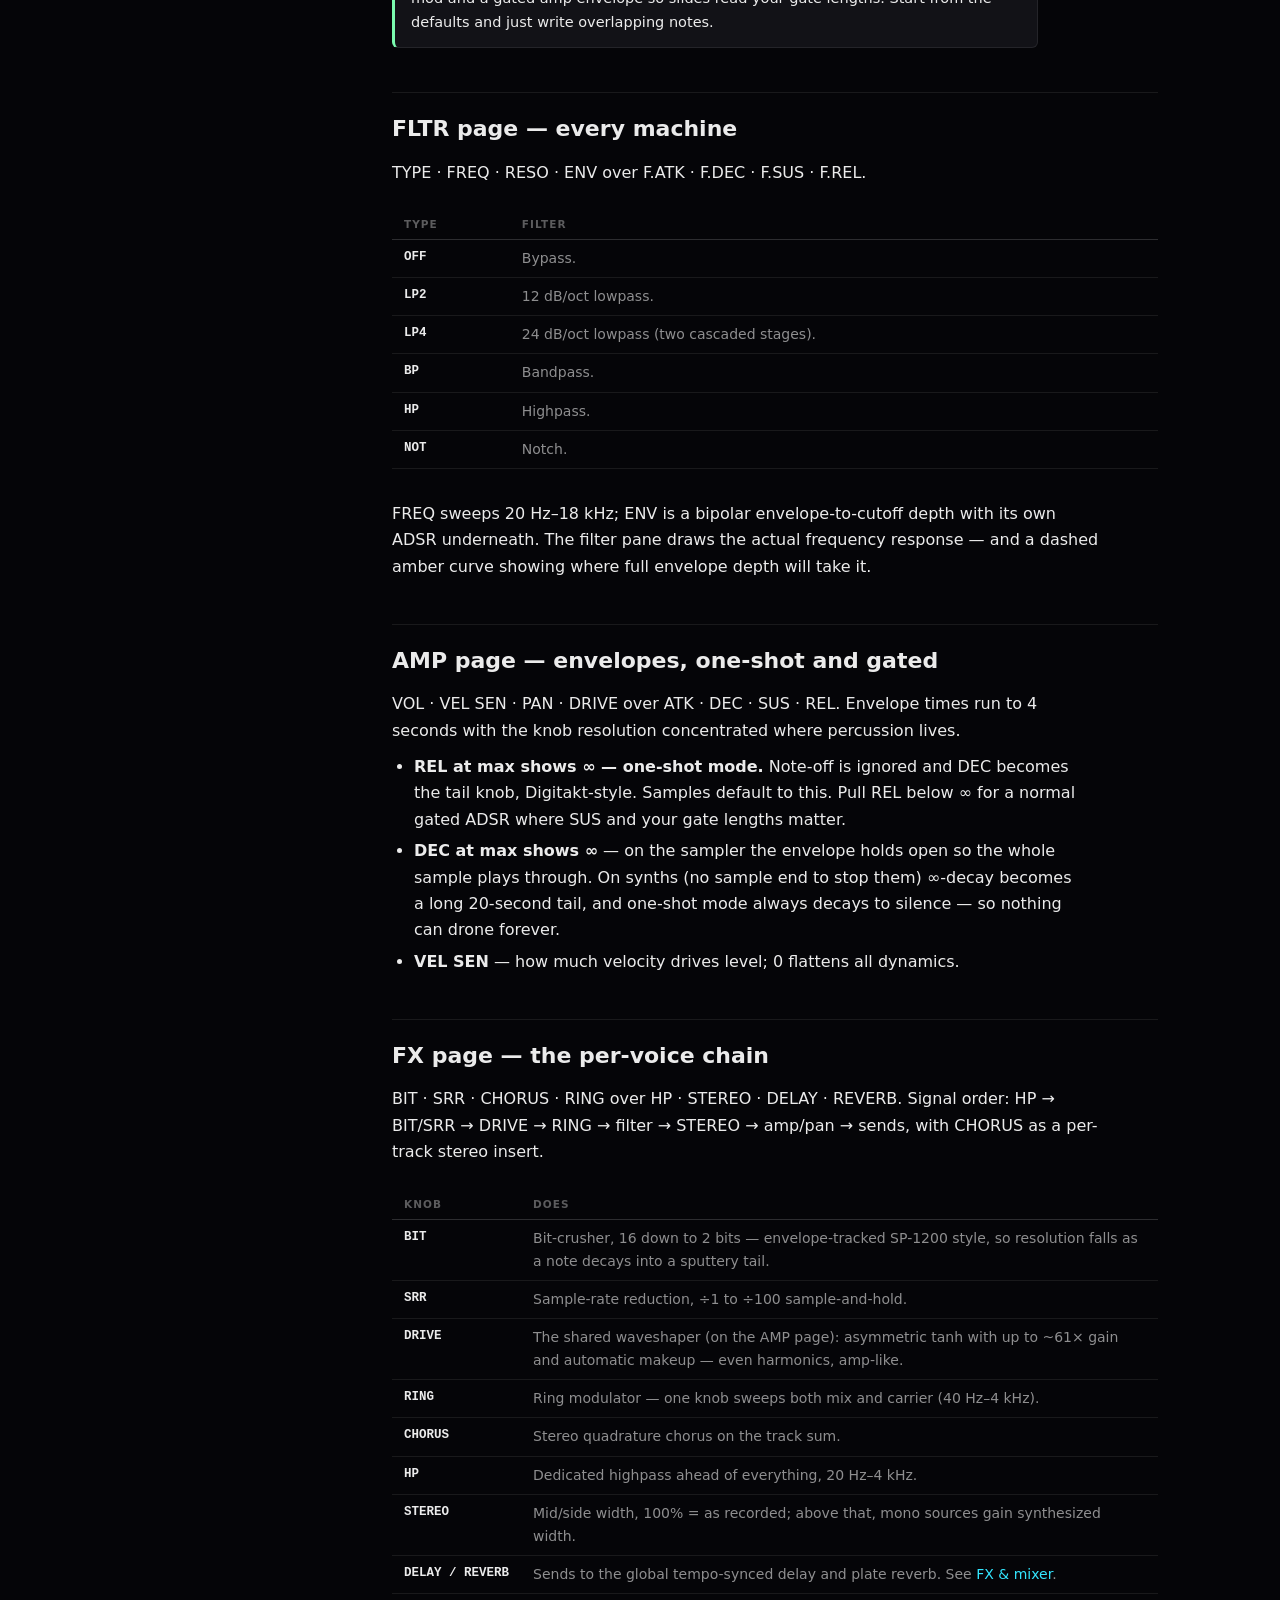
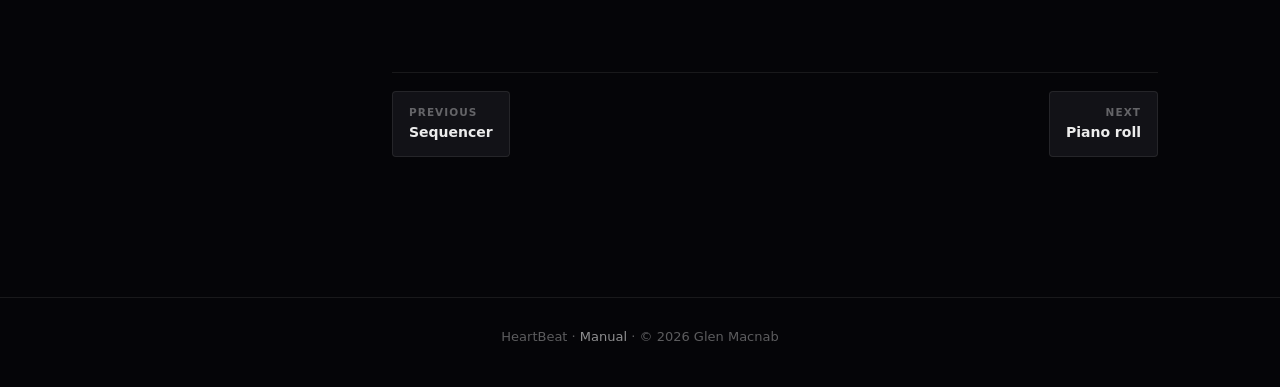
<file: manual/machines.html>
<!DOCTYPE html>
<html lang="en">
<head>
<meta charset="utf-8">
<meta name="viewport" content="width=device-width, initial-scale=1">
<title>Machines — HeartBeat Manual</title>
<link rel="stylesheet" href="../style.css">
</head>
<body>

<header class="topbar">
  <a class="wordmark" href="../index.html">Heart<span class="beat">Beat</span></a>
  <nav>
    <a href="../index.html">Home</a>
    <a href="index.html" class="active">Manual</a>
  </nav>
</header>
<div class="trackstripe"></div>

<div class="manual" style="--accent:var(--t2)">
<aside>
  <div class="group">Start here</div>
  <a href="index.html">Overview</a>
  <div class="group">Core</div>
  <a href="sequencer.html">Sequencer</a>
  <a href="machines.html" class="here">Machines</a>
  <a href="piano-roll.html">Piano roll</a>
  <div class="group">Sound</div>
  <a href="sampling.html">Sampling</a>
  <a href="modulation.html">Modulation</a>
  <a href="fx-mixer.html">FX &amp; mixer</a>
  <div class="group">Setup</div>
  <a href="midi-link.html">MIDI &amp; Link</a>
  <a href="projects.html">Projects &amp; files</a>
</aside>

<article>
<h1>Machines</h1>
<p class="lede">Every track hosts one machine — a sound engine with its own knob
pages. Swap machines from the device chip above the knobs; the sequence stays,
the sound changes.</p>

<h2 id="devices">The devices</h2>
<div class="tablewrap"><table>
<tr><th>Device</th><th>Voices</th><th>What it is</th></tr>
<tr><td>SAMPLER</td><td>1–8</td><td>Plays samples from the project pool through six machine modes — one-shot, repitch, warp, stretch, slice and grid. The Voices setting (1–8, in track setup) lets replaced hits ring instead of cutting.</td></tr>
<tr><td>MONO</td><td>mono</td><td>Seven detuned oscillators plus a sub sine — a fat unison monosynth with glide.</td></tr>
<tr><td>POLY</td><td>8</td><td>Three oscillators per voice, eight voices — the polyphonic sibling.</td></tr>
<tr><td>FM</td><td>8</td><td>Four sine operators, eight algorithms, feedback — classic 4-op FM.</td></tr>
<tr><td>WT</td><td>8</td><td>Wavetable scanning with up to 7-voice unison, reading Serum-convention tables from a 128-slot pool.</td></tr>
<tr><td>ACID</td><td>mono</td><td>One oscillator into a zero-delay-feedback ladder filter — a 303-style voice with slides and accents.</td></tr>
<tr><td>MIDI</td><td>—</td><td>No internal sound: the track's notes and knob movements go out the MIDI wire to hardware or other apps.</td></tr>
</table></div>

<div class="note"><strong>Note</strong>
Switching a track's machine resets its knob values to that machine's defaults
in every pattern, and re-points the track's eight knob slots. The trigs
themselves survive the swap.</div>

<h2 id="pages">Param pages</h2>
<p>Every internal machine's parameter area is a row of pages:
<span class="key">TRG</span> (the step editor), the machine's sound pages, then
<span class="key">LFO</span>.</p>

<div class="tablewrap"><table>
<tr><th>Machine</th><th>Pages</th></tr>
<tr><td>Sampler</td><td>TRG · SRC · FLTR · AMP · FX · LFO</td></tr>
<tr><td>Mono / Poly / Wavetable / Acid</td><td>TRG · OSC · FLTR · AMP · FX · LFO</td></tr>
<tr><td>FM</td><td>TRG · FM · MOD · FLTR · AMP · FX · LFO</td></tr>
<tr><td>MIDI</td><td>TRG · SRC · 1 · 2 · 3 · LFO</td></tr>
</table></div>

<p>Each sound page is a fixed 2×4 knob grid. A machine that doesn't use a cell
leaves it empty rather than reshuffling — so your hands (and any MIDI-mapped
controller) always find the same knob in the same place. When a step is
latched, the header reads <span class="key amber">LOCKS</span> and the knobs
edit that step's parameter locks instead of the track sound.</p>

<h2 id="sampler">The sampler's six machine modes</h2>
<p>The sampler reinterprets its SRC page per machine mode. Pick the mode from
the dropdown chip in the waveform header (it's a parameter underneath — so it
can be locked per step). The window you play is always set by
<span class="key">START</span> and <span class="key">LENGTH</span>.</p>

<div class="tablewrap"><table>
<tr><th>Mode</th><th>What it does</th></tr>
<tr><td>ONE SHOT</td><td>Classic playback of the START/LENGTH window. <span class="key">MODE</span> picks direction and looping: FWD, REV, FWD∞, REV∞; <span class="key">LOOP</span> places the loop point inside the window.</td></tr>
<tr><td>REPITCH</td><td>Fits the window into <span class="key">BARS</span> by changing playback speed — pitch follows tempo, like vinyl. LOOP becomes a simple ON/OFF wrap.</td></tr>
<tr><td>WARP</td><td>Beat-slicing time-stretch: the window is cut into musical segments (<span class="key">SEG</span>: 1/4 … 1/64 note divisions) whose starts always land on the tempo grid across BARS. Pitch stays put at TUNE; segment joins are crossfaded. The first BARS stop is <code>AUTO</code> — the loop length is guessed from the sample's duration at the current tempo.</td></tr>
<tr><td>STRETCH</td><td>Smooth time-stretch: the playhead crosses the window in BARS while pitch stays fully independent — granular-smooth, best on pads, vocals and melodic loops.</td></tr>
<tr><td>SLICE</td><td>Plays your hand-placed slice markers from the slice editor. The <span class="key">SLICE</span> knob picks a slice; incoming notes step through slices with wraparound instead of repitching. The region before your first marker counts as slice 1.</td></tr>
<tr><td>GRID</td><td>Even chop: <span class="key">GRID</span> divides the window into 2, 4, 8, 16, 32 or 64 equal slices; SLICE and notes select exactly as in SLICE mode.</td></tr>
</table></div>

<div class="tip"><strong>Tip</strong>
In SLICE and GRID modes, tapping a slice segment in the waveform display plays
that slice through the track's voice <em>and</em> points the SLICE knob at it.
On slice machines the machine menu also offers Linear / Random / Clear Slice
Locks to scatter slice choices across the pattern's steps in one gesture.</div>

<h3>SRC page by mode</h3>
<div class="tablewrap"><table>
<tr><th>Cell</th><th>ONE SHOT</th><th>REPITCH</th><th>WARP</th><th>STRETCH</th><th>SLICE</th><th>GRID</th></tr>
<tr><td>1</td><td>TUNE</td><td>—</td><td>TUNE</td><td>TUNE</td><td>TUNE</td><td>TUNE</td></tr>
<tr><td>2</td><td>FINE</td><td>—</td><td>FINE</td><td>FINE</td><td>FINE</td><td>FINE</td></tr>
<tr><td>3</td><td>MODE</td><td>BARS</td><td>BARS (AUTO)</td><td>BARS</td><td>—</td><td>—</td></tr>
<tr><td>4</td><td>SAMPLE</td><td>SAMPLE</td><td>SAMPLE</td><td>SAMPLE</td><td>SAMPLE</td><td>SAMPLE</td></tr>
<tr><td>5</td><td>START</td><td>START</td><td>SEG</td><td>START</td><td>—</td><td>—</td></tr>
<tr><td>6</td><td>LENGTH</td><td>LENGTH</td><td>—</td><td>LENGTH</td><td>—</td><td>GRID</td></tr>
<tr><td>7</td><td>LOOP</td><td>LOOP on/off</td><td>—</td><td>—</td><td>SLICE</td><td>SLICE</td></tr>
<tr><td>8</td><td>LEVEL</td><td>LEVEL</td><td>LEVEL</td><td>LEVEL</td><td>LEVEL</td><td>LEVEL</td></tr>
</table></div>

<ul>
<li><strong>TUNE</strong> ±24 semitones · <strong>FINE</strong> ±50 cents.</li>
<li><strong>BARS</strong>: 1/4, 1/2, 1, 2, 4, 8 or 16 bars — the sample's musical length for the tempo-fitting modes.</li>
<li><strong>SAMPLE</strong>: the pool slot (1-based). Latched at trig time, so it p-locks cleanly per step.</li>
</ul>

<h2 id="analog">Mono &amp; Poly synths — OSC page</h2>
<div class="tablewrap"><table>
<tr><th>Knob</th><th>Does</th></tr>
<tr><td>TUNE / FINE</td><td>±24 semitones / ±50 cents.</td></tr>
<tr><td>WAVE</td><td>SAW, SQR, PLS (25% pulse) or TRI — anti-aliased.</td></tr>
<tr><td>SUB</td><td>Level of a sine one octave down.</td></tr>
<tr><td>DETUNE</td><td>Unison spread, up to ±60 cents across the stack.</td></tr>
<tr><td>WIDTH</td><td>Stereo placement of the unison stack.</td></tr>
<tr><td>GLIDE</td><td>Constant-time portamento, up to ~1.2 s.</td></tr>
<tr><td>LEVEL</td><td>Oscillator section level into the filter.</td></tr>
</table></div>

<h2 id="fm">FM synth — FM &amp; MOD pages</h2>
<p><strong>FM page:</strong> TUNE · FINE · ALGO · RATIO C / RATIO A · RATIO B · FDBK · LEVEL.
<strong>MOD page:</strong> FM · M.ATK · M.DEC · M.LVL / DET.</p>
<ul>
<li><strong>ALGO</strong> — eight operator topologies:
<code>2PAIR</code> (two 2-op pairs), <code>PR+2</code> (pair + two sines),
<code>FAN+1</code> (two modulators into one carrier + sine),
<code>CHN+1</code> (3-op chain + sine), <code>STACK</code> (full 4-op chain),
<code>FAN3</code> (three modulators into one), <code>1→3</code> (one modulator,
three carriers), <code>ADD4</code> (pure additive).</li>
<li><strong>RATIO A / B / C</strong> — operator frequency ratios from ×0.25 to ×16
(RATIO B drives two operators).</li>
<li><strong>FM</strong> — the modulation-index macro: how hard modulators push carriers.</li>
<li><strong>M.ATK / M.DEC / M.LVL</strong> — the modulator envelope. It ignores
note-off (the amp envelope does the gating); M.LVL at max means a static,
unchanging FM amount.</li>
<li><strong>FDBK</strong> — the top operator modulates itself for noise and edge.</li>
<li><strong>DET</strong> — spreads two operators up to ±14 cents for thickness.</li>
</ul>

<h2 id="wavetable">Wavetable synth — OSC page</h2>
<ul>
<li><strong>SCAN</strong> — SMOOTH crossfades between adjacent frames as POS moves;
STEP hard-switches.</li>
<li><strong>TABLE</strong> — the wavetable pool slot (128 slots per project).</li>
<li><strong>POS</strong> — the scan position through the table's frames: the
performance knob. Ride it with an LFO.</li>
<li><strong>UNISON</strong> — 1 to 7 stacked readers; <strong>SPREAD</strong> detunes
(±40 cents) and pans the stack in one move.</li>
</ul>
<p>Tables follow the Serum convention — 2048-sample frames, up to 256 per file —
and anything that isn't a clean multiple of 2048 loads as a single-cycle wave.
Eight factory tables ship in the pool: Basic Morph, PWM, Harmonics, Sync, FM,
Vowel, Bell and Digital. Import your own from any Files location via the
wavetable browser.</p>

<h2 id="acid">Acid — the 303 voice</h2>
<p>One oscillator (SAW or SQR), straight into a 4-pole ladder filter modeled
with zero-delay feedback. No filter TYPE knob — the ladder <em>is</em> the
filter. The low end thins as resonance rises, exactly like the original;
that's the squelch.</p>
<ul>
<li><strong>Slides</strong> — it's mono, and legato is the language: a note that
starts while the previous gate still holds <em>slides</em> — pitch glides to the
new note with no envelope retrig. In the sequencer, just overlap the gates.
GLIDE sets the slide time (default ≈ 65 ms, the 303's fixed feel).</li>
<li><strong>Accents</strong> — a trig with velocity 110 or higher accents: louder
(the 303's only dynamic) plus a resonance-leaning kick to the filter cutoff.
The ACCENT knob sets the depth. Default trig velocity is 100, so plain steps
stay plain — push a step's velocity up to accent it.</li>
<li><strong>DRIVE after the filter</strong> — uniquely on this machine, drive sits
<em>after</em> the ladder, so the resonant peak hits the clipper hardest as it
sweeps. That's the acid scream.</li>
</ul>
<div class="tip"><strong>Tip</strong>
The acid track arrives pre-squelched: low cutoff, high resonance, +50%
envelope mod and a gated amp envelope so slides read your gate lengths. Start
from the defaults and just write overlapping notes.</div>

<h2 id="filter">FLTR page — every machine</h2>
<p>TYPE · FREQ · RESO · ENV over F.ATK · F.DEC · F.SUS · F.REL.</p>
<div class="tablewrap"><table>
<tr><th>TYPE</th><th>Filter</th></tr>
<tr><td>OFF</td><td>Bypass.</td></tr>
<tr><td>LP2</td><td>12 dB/oct lowpass.</td></tr>
<tr><td>LP4</td><td>24 dB/oct lowpass (two cascaded stages).</td></tr>
<tr><td>BP</td><td>Bandpass.</td></tr>
<tr><td>HP</td><td>Highpass.</td></tr>
<tr><td>NOT</td><td>Notch.</td></tr>
</table></div>
<p>FREQ sweeps 20 Hz–18 kHz; ENV is a bipolar envelope-to-cutoff depth with its
own ADSR underneath. The filter pane draws the actual frequency response —
and a dashed amber curve showing where full envelope depth will take it.</p>

<h2 id="amp">AMP page — envelopes, one-shot and gated</h2>
<p>VOL · VEL SEN · PAN · DRIVE over ATK · DEC · SUS · REL. Envelope times run
to 4 seconds with the knob resolution concentrated where percussion lives.</p>
<ul>
<li><strong>REL at max shows ∞ — one-shot mode.</strong> Note-off is ignored and
DEC becomes the tail knob, Digitakt-style. Samples default to this. Pull REL
below ∞ for a normal gated ADSR where SUS and your gate lengths matter.</li>
<li><strong>DEC at max shows ∞</strong> — on the sampler the envelope holds open
so the whole sample plays through. On synths (no sample end to stop them)
∞-decay becomes a long 20-second tail, and one-shot mode always decays to
silence — so nothing can drone forever.</li>
<li><strong>VEL SEN</strong> — how much velocity drives level; 0 flattens all
dynamics.</li>
</ul>

<h2 id="fx">FX page — the per-voice chain</h2>
<p>BIT · SRR · CHORUS · RING over HP · STEREO · DELAY · REVERB. Signal order:
HP → BIT/SRR → DRIVE → RING → filter → STEREO → amp/pan → sends, with CHORUS
as a per-track stereo insert.</p>
<div class="tablewrap"><table>
<tr><th>Knob</th><th>Does</th></tr>
<tr><td>BIT</td><td>Bit-crusher, 16 down to 2 bits — envelope-tracked SP-1200 style, so resolution falls as a note decays into a sputtery tail.</td></tr>
<tr><td>SRR</td><td>Sample-rate reduction, ÷1 to ÷100 sample-and-hold.</td></tr>
<tr><td>DRIVE</td><td>The shared waveshaper (on the AMP page): asymmetric tanh with up to ~61× gain and automatic makeup — even harmonics, amp-like.</td></tr>
<tr><td>RING</td><td>Ring modulator — one knob sweeps both mix and carrier (40 Hz–4 kHz).</td></tr>
<tr><td>CHORUS</td><td>Stereo quadrature chorus on the track sum.</td></tr>
<tr><td>HP</td><td>Dedicated highpass ahead of everything, 20 Hz–4 kHz.</td></tr>
<tr><td>STEREO</td><td>Mid/side width, 100% = as recorded; above that, mono sources gain synthesized width.</td></tr>
<tr><td>DELAY / REVERB</td><td>Sends to the global tempo-synced delay and plate reverb. See <a href="fx-mixer.html">FX &amp; mixer</a>.</td></tr>
</table></div>

<div class="pagenav">
  <a href="sequencer.html"><small>Previous</small>Sequencer</a>
  <a class="next" href="piano-roll.html"><small>Next</small>Piano roll</a>
</div>

</article>
</div>

<footer>
  HeartBeat · <a href="index.html">Manual</a> · © 2026 Glen Macnab
</footer>

</body>
</html>
</file>
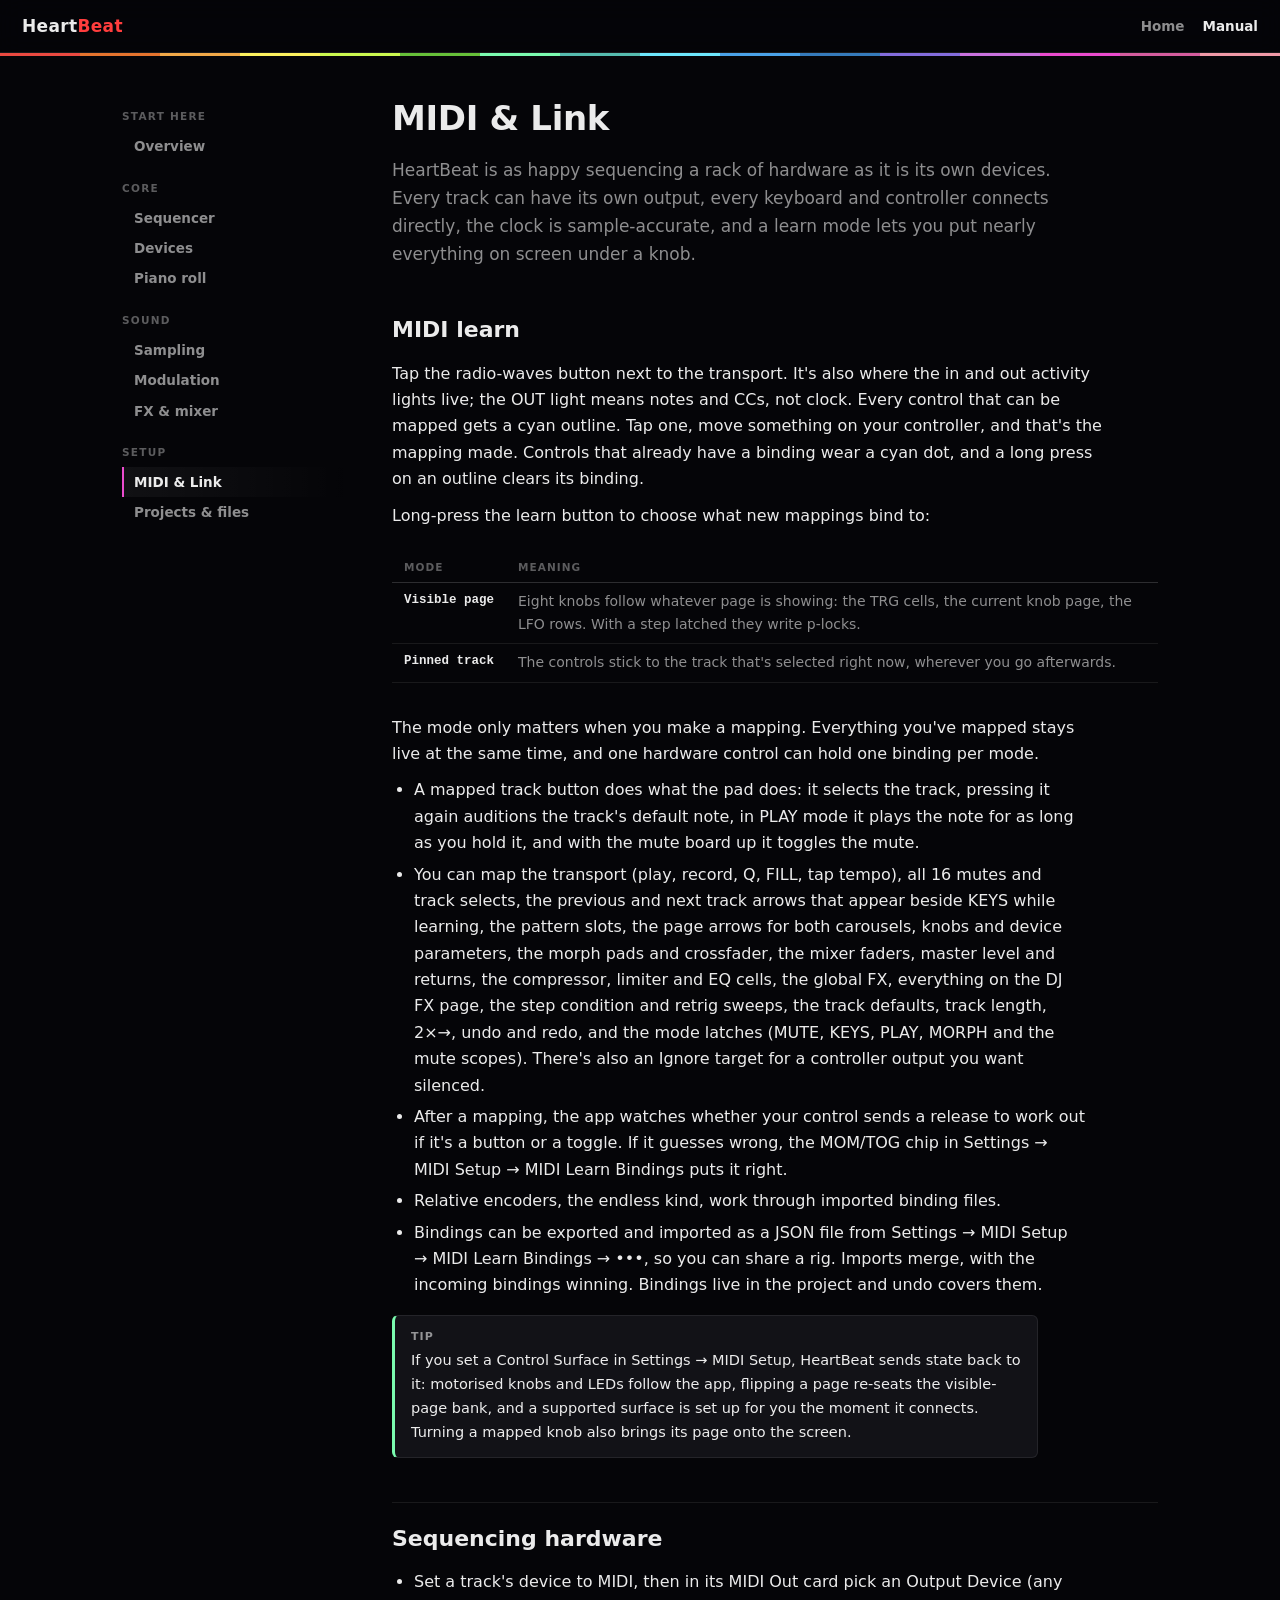
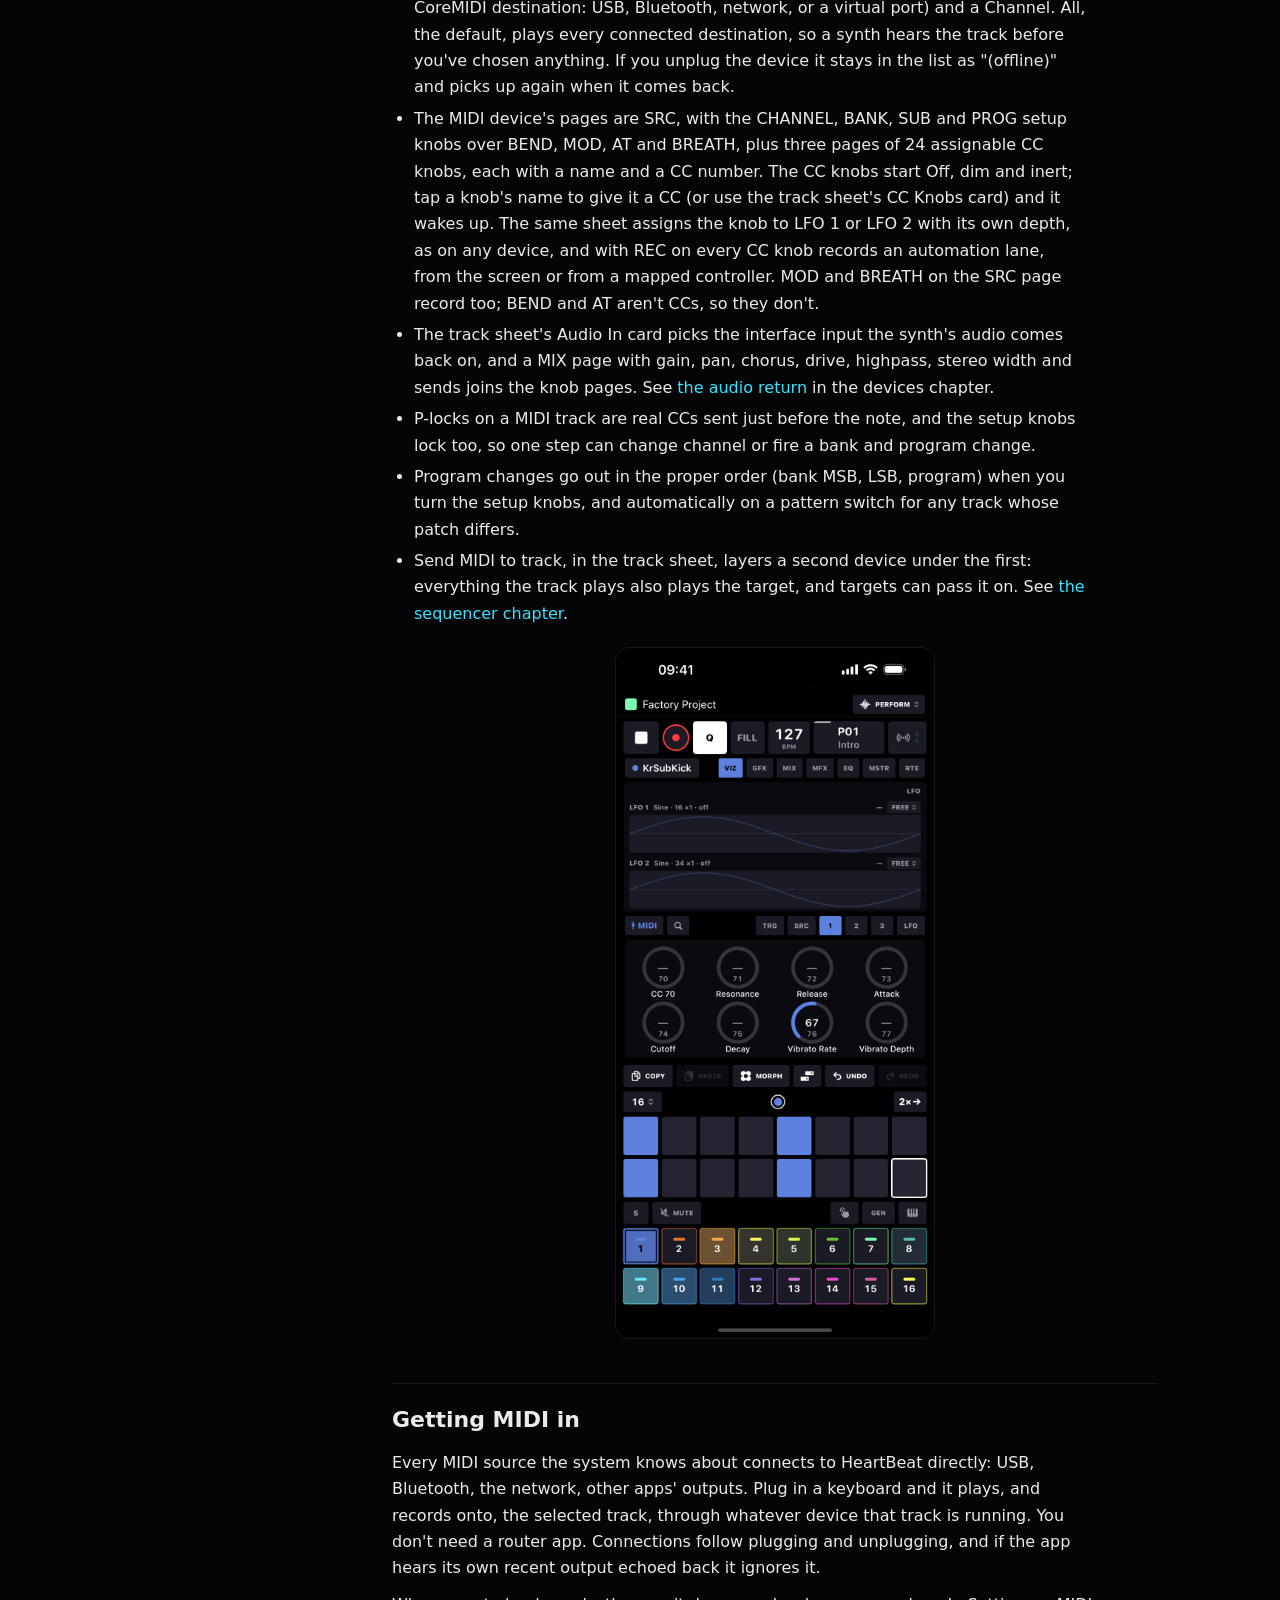
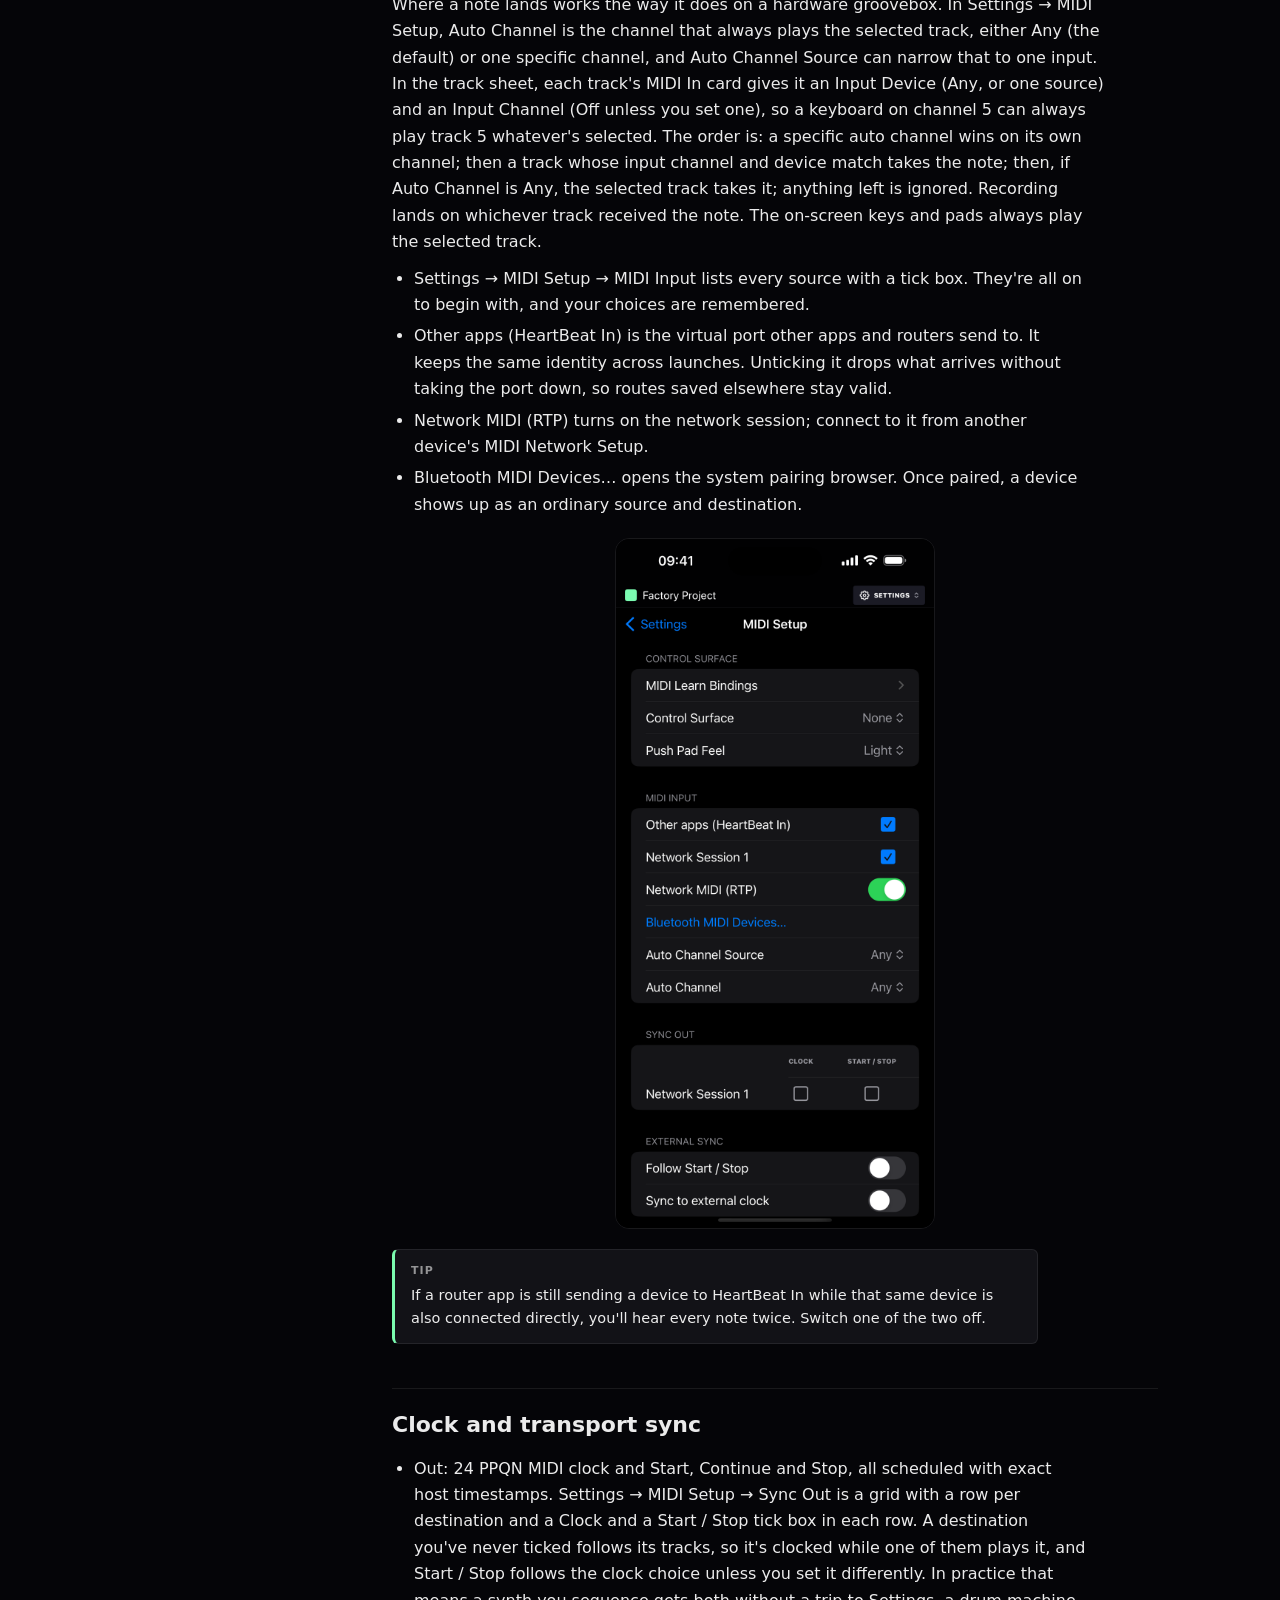
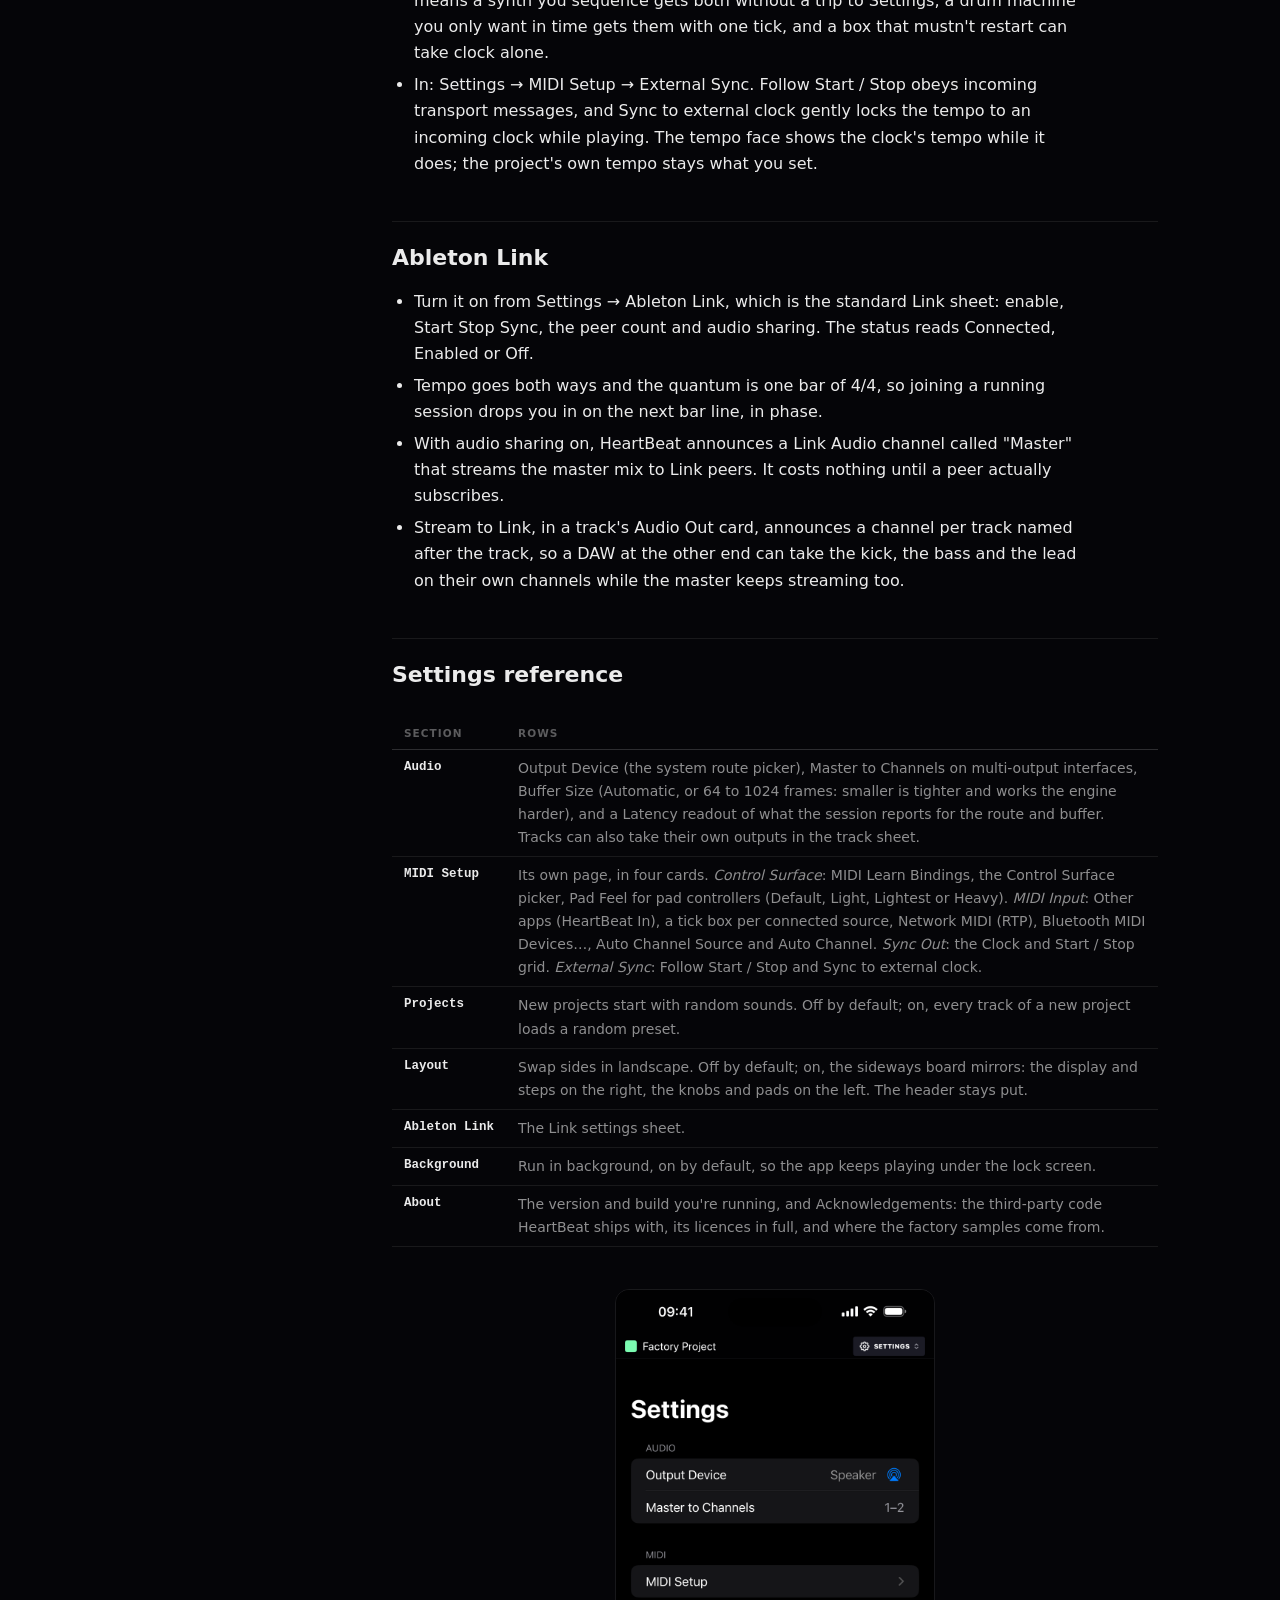
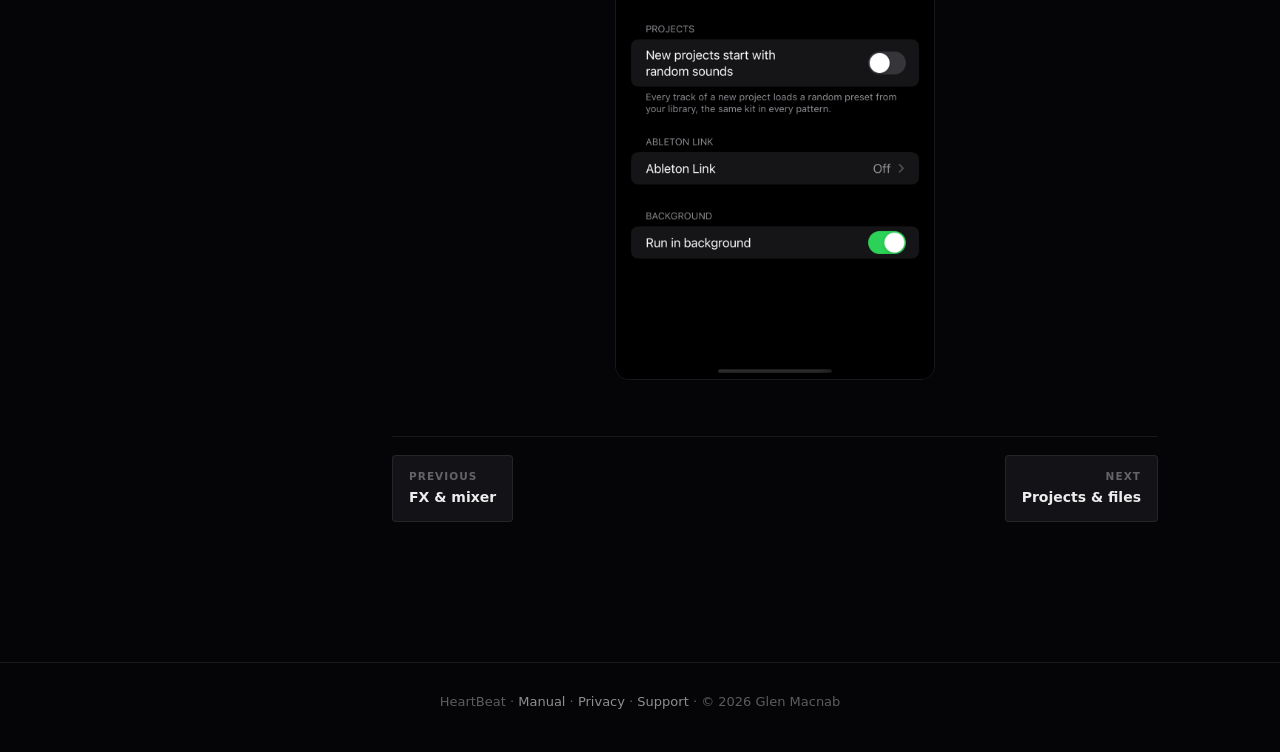
<file: manual/midi-link.html>
<!DOCTYPE html>
<html lang="en">
<head>
<meta charset="utf-8">
<meta name="viewport" content="width=device-width, initial-scale=1">
<title>MIDI &amp; Link · HeartBeat Manual</title>
<link rel="stylesheet" href="../style.css">
</head>
<body>

<header class="topbar">
  <a class="wordmark" href="../index.html">Heart<span class="beat">Beat</span></a>
  <nav>
    <a href="../index.html">Home</a>
    <a href="index.html" class="active">Manual</a>
  </nav>
</header>
<div class="trackstripe"></div>

<div class="manual" style="--accent:var(--t13)">
<aside>
  <div class="group">Start here</div>
  <a href="index.html">Overview</a>
  <div class="group">Core</div>
  <a href="sequencer.html">Sequencer</a>
  <a href="devices.html">Devices</a>
  <a href="piano-roll.html">Piano roll</a>
  <div class="group">Sound</div>
  <a href="sampling.html">Sampling</a>
  <a href="modulation.html">Modulation</a>
  <a href="fx-mixer.html">FX &amp; mixer</a>
  <div class="group">Setup</div>
  <a href="midi-link.html" class="here">MIDI &amp; Link</a>
  <a href="projects.html">Projects &amp; files</a>
</aside>

<article>
<h1>MIDI &amp; Link</h1>
<p class="lede">HeartBeat is as happy sequencing a rack of hardware as it is
its own devices. Every track can have its own output, every keyboard and
controller connects directly, the clock is sample-accurate, and a learn mode
lets you put nearly everything on screen under a knob.</p>

<h2 id="learn">MIDI learn</h2>
<p>Tap the radio-waves button next to the transport. It's also where the in
and out activity lights live; the OUT light means notes and CCs, not clock.
Every control that can be mapped gets a cyan outline. Tap one, move something
on your controller, and that's the mapping made. Controls that already have a
binding wear a cyan dot, and a long press on an outline clears its binding.</p>
<p>Long-press the learn button to choose what new mappings bind to:</p>
<div class="tablewrap"><table>
<tr><th>Mode</th><th>Meaning</th></tr>
<tr><td>Visible page</td><td>Eight knobs follow whatever page is showing: the TRG cells, the current knob page, the LFO rows. With a step latched they write p-locks.</td></tr>
<tr><td>Pinned track</td><td>The controls stick to the track that's selected right now, wherever you go afterwards.</td></tr>
</table></div>
<p>The mode only matters when you make a mapping. Everything you've mapped
stays live at the same time, and one hardware control can hold one binding
per mode.</p>
<ul>
<li>A mapped track button does what the pad does: it selects the track,
pressing it again auditions the track's default note, in PLAY mode it plays
the note for as long as you hold it, and with the mute board up it toggles
the mute.</li>
<li>You can map the transport (play, record, Q, FILL, tap tempo), all 16
mutes and track selects, the previous and next track arrows that appear
beside KEYS while learning, the pattern slots, the page arrows for both
carousels, knobs and device parameters, the morph pads and crossfader, the
mixer faders, master level and returns, the compressor, limiter and EQ cells,
the global FX, everything on the DJ FX page, the step condition and retrig
sweeps, the track defaults, track length, 2×→, undo and redo, and the mode
latches (MUTE, KEYS, PLAY, MORPH and the mute scopes). There's also an Ignore
target for a controller output you want silenced.</li>
<li>After a mapping, the app watches whether your control sends a release
to work out if it's a button or a toggle. If it guesses wrong, the MOM/TOG
chip in Settings → MIDI Setup → MIDI Learn Bindings puts it right.</li>
<li>Relative encoders, the endless kind, work through imported binding
files.</li>
<li>Bindings can be exported and imported as a JSON file from Settings →
MIDI Setup → MIDI Learn Bindings → •••, so you can share a rig. Imports merge,
with the incoming bindings winning. Bindings live in the project and undo
covers them.</li>
</ul>

<div class="tip"><strong>Tip</strong>
If you set a Control Surface in Settings → MIDI Setup, HeartBeat sends state
back to it: motorised knobs and LEDs follow the app, flipping a page re-seats
the visible-page bank, and a supported surface is set up for you the moment
it connects. Turning a mapped knob also brings its page onto the screen.</div>

<h2 id="tracks">Sequencing hardware</h2>
<ul>
<li>Set a track's device to MIDI, then in its MIDI Out card pick an Output
Device (any CoreMIDI destination: USB, Bluetooth, network, or a virtual port)
and a Channel. All, the default, plays every connected destination, so a
synth hears the track before you've chosen anything. If you unplug the device it stays in the list as "(offline)" and
picks up again when it comes back.</li>
<li>The MIDI device's pages are SRC, with the CHANNEL, BANK, SUB and PROG
setup knobs over BEND, MOD, AT and BREATH, plus three pages of 24 assignable
CC knobs, each with a name and a CC number. The CC knobs start Off, dim and
inert; tap a knob's name to give it a CC (or use the track sheet's CC Knobs
card) and it wakes up. The same sheet assigns the knob to LFO 1 or LFO 2
with its own depth, as on any device, and with REC on every CC knob records
an automation lane, from the screen or from a mapped controller. MOD and
BREATH on the SRC page record too; BEND and AT aren't CCs, so they don't.</li>
<li>The track sheet's Audio In card picks the interface input the synth's
audio comes back on, and a MIX page with gain, pan, chorus, drive, highpass,
stereo width and sends joins the knob pages. See
<a href="devices.html#audioin">the audio return</a> in the devices chapter.</li>
<li>P-locks on a MIDI track are real CCs sent just before the note, and the
setup knobs lock too, so one step can change channel or fire a bank and
program change.</li>
<li>Program changes go out in the proper order (bank MSB, LSB, program) when
you turn the setup knobs, and automatically on a pattern switch for any track
whose patch differs.</li>
<li>Send MIDI to track, in the track sheet, layers a second device under the
first: everything the track plays also plays the target, and targets can pass
it on. See <a href="sequencer.html#send">the sequencer chapter</a>.</li>
</ul>
<img class="shot" src="../assets/shot-midi.png" alt="A MIDI track's first CC page: eight named knobs, each showing its CC number on the knob face" width="860" height="1864">

<h2 id="input">Getting MIDI in</h2>
<p>Every MIDI source the system knows about connects to HeartBeat directly:
USB, Bluetooth, the network, other apps' outputs. Plug in a keyboard and it
plays, and records onto, the selected track, through whatever device that
track is running. You don't need a router app. Connections follow plugging
and unplugging, and if the app hears its own recent output echoed back it
ignores it.</p>
<p>Where a note lands works the way it does on a hardware groovebox. In
Settings → MIDI Setup, Auto Channel is the channel that always plays the
selected track, either Any (the
default) or one specific channel, and Auto Channel Source can narrow that to
one input. In the track sheet, each track's MIDI In card gives it an Input
Device (Any, or one source) and an Input Channel (Off unless you set one), so
a keyboard on channel 5 can always play track 5 whatever's selected. The order
is: a specific auto channel wins on its own channel; then a track whose input
channel and device match takes the note; then, if Auto Channel is Any, the
selected track takes it; anything left is ignored. Recording lands on whichever
track received the note. The on-screen keys and pads always play the selected
track.</p>
<ul>
<li>Settings → MIDI Setup → MIDI Input lists every source with a tick box.
They're all on to begin with, and your choices are remembered.</li>
<li>Other apps (HeartBeat In) is the virtual port other apps and routers send
to. It keeps the same identity across launches. Unticking it drops what
arrives without taking the port down, so routes saved elsewhere stay valid.</li>
<li>Network MIDI (RTP) turns on the network session; connect to it from
another device's MIDI Network Setup.</li>
<li>Bluetooth MIDI Devices… opens the system pairing browser. Once paired, a
device shows up as an ordinary source and destination.</li>
</ul>
<img class="shot" src="../assets/shot-midisetup.png" alt="The MIDI Setup page: Control Surface, MIDI Input with its tick boxes and auto channel, the Sync Out grid and External Sync" width="860" height="1864">
<div class="tip"><strong>Tip</strong>
If a router app is still sending a device to HeartBeat In while that same
device is also connected directly, you'll hear every note twice. Switch one
of the two off.</div>

<h2 id="clock">Clock and transport sync</h2>
<ul>
<li>Out: 24 PPQN MIDI clock and Start, Continue and Stop, all scheduled with
exact host timestamps. Settings → MIDI Setup → Sync Out is a grid with a row
per destination and a Clock and a Start / Stop tick box in each row. A
destination you've never ticked follows its tracks, so it's clocked while one
of them plays it, and Start / Stop follows the clock choice unless you set it
differently. In practice that means a synth you sequence gets both without a
trip to Settings, a drum machine you only want in time gets them with one
tick, and a box that mustn't restart can take clock alone.</li>
<li>In: Settings → MIDI Setup → External Sync. Follow Start / Stop obeys
incoming transport messages, and Sync to external clock gently locks the
tempo to an incoming clock while playing. The tempo face shows the clock's
tempo while it does; the project's own tempo stays what you set.</li>
</ul>

<h2 id="link">Ableton Link</h2>
<ul>
<li>Turn it on from Settings → Ableton Link, which is the standard Link sheet:
enable, Start Stop Sync, the peer count and audio sharing. The status reads
Connected, Enabled or Off.</li>
<li>Tempo goes both ways and the quantum is one bar of 4/4, so joining a
running session drops you in on the next bar line, in phase.</li>
<li>With audio sharing on, HeartBeat announces a Link Audio channel called
"Master" that streams the master mix to Link peers. It costs nothing until a
peer actually subscribes.</li>
<li>Stream to Link, in a track's Audio Out card, announces a channel per
track named after the track, so a DAW at the other end can take the kick, the
bass and the lead on their own channels while the master keeps streaming
too.</li>
</ul>

<h2 id="settings">Settings reference</h2>
<div class="tablewrap"><table>
<tr><th>Section</th><th>Rows</th></tr>
<tr><td>Audio</td><td>Output Device (the system route picker), Master to Channels on multi-output interfaces, Buffer Size (Automatic, or 64 to 1024 frames: smaller is tighter and works the engine harder), and a Latency readout of what the session reports for the route and buffer. Tracks can also take their own outputs in the track sheet.</td></tr>
<tr><td>MIDI Setup</td><td>Its own page, in four cards. <em>Control Surface</em>: MIDI Learn Bindings, the Control Surface picker, Pad Feel for pad controllers (Default, Light, Lightest or Heavy). <em>MIDI Input</em>: Other apps (HeartBeat In), a tick box per connected source, Network MIDI (RTP), Bluetooth MIDI Devices…, Auto Channel Source and Auto Channel. <em>Sync Out</em>: the Clock and Start / Stop grid. <em>External Sync</em>: Follow Start / Stop and Sync to external clock.</td></tr>
<tr><td>Projects</td><td>New projects start with random sounds. Off by default; on, every track of a new project loads a random preset.</td></tr>
<tr><td>Layout</td><td>Swap sides in landscape. Off by default; on, the sideways board mirrors: the display and steps on the right, the knobs and pads on the left. The header stays put.</td></tr>
<tr><td>Ableton Link</td><td>The Link settings sheet.</td></tr>
<tr><td>Background</td><td>Run in background, on by default, so the app keeps playing under the lock screen.</td></tr>
<tr><td>About</td><td>The version and build you're running, and Acknowledgements: the third-party code HeartBeat ships with, its licences in full, and where the factory samples come from.</td></tr>
</table></div>
<img class="shot" src="../assets/shot-settings.png" alt="The Settings page: Audio, MIDI Setup, Projects, Ableton Link and Background" width="860" height="1864">

<div class="pagenav">
  <a href="fx-mixer.html"><small>Previous</small>FX &amp; mixer</a>
  <a class="next" href="projects.html"><small>Next</small>Projects &amp; files</a>
</div>

</article>
</div>

<footer>
  HeartBeat · <a href="index.html">Manual</a> · <a href="../privacy.html">Privacy</a> · <a href="../support.html">Support</a> · © 2026 Glen Macnab
</footer>

</body>
</html>
</file>
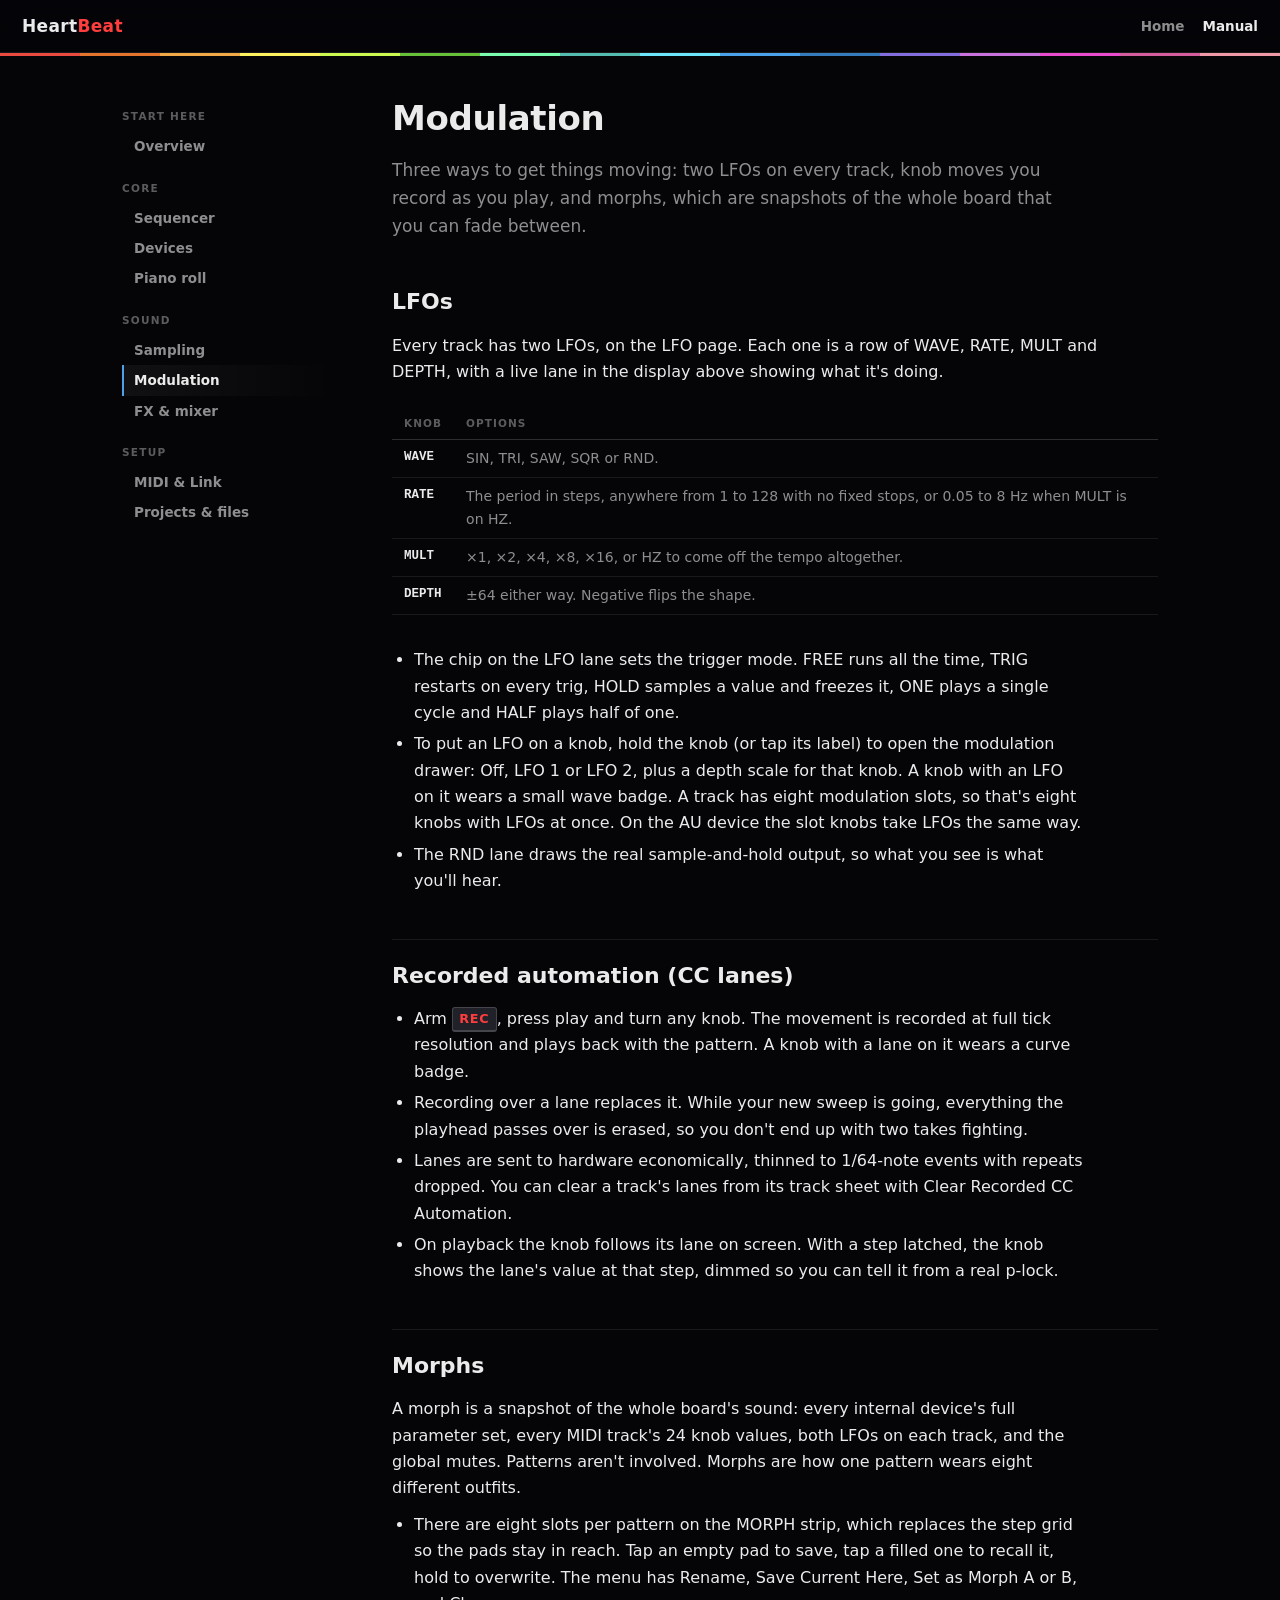
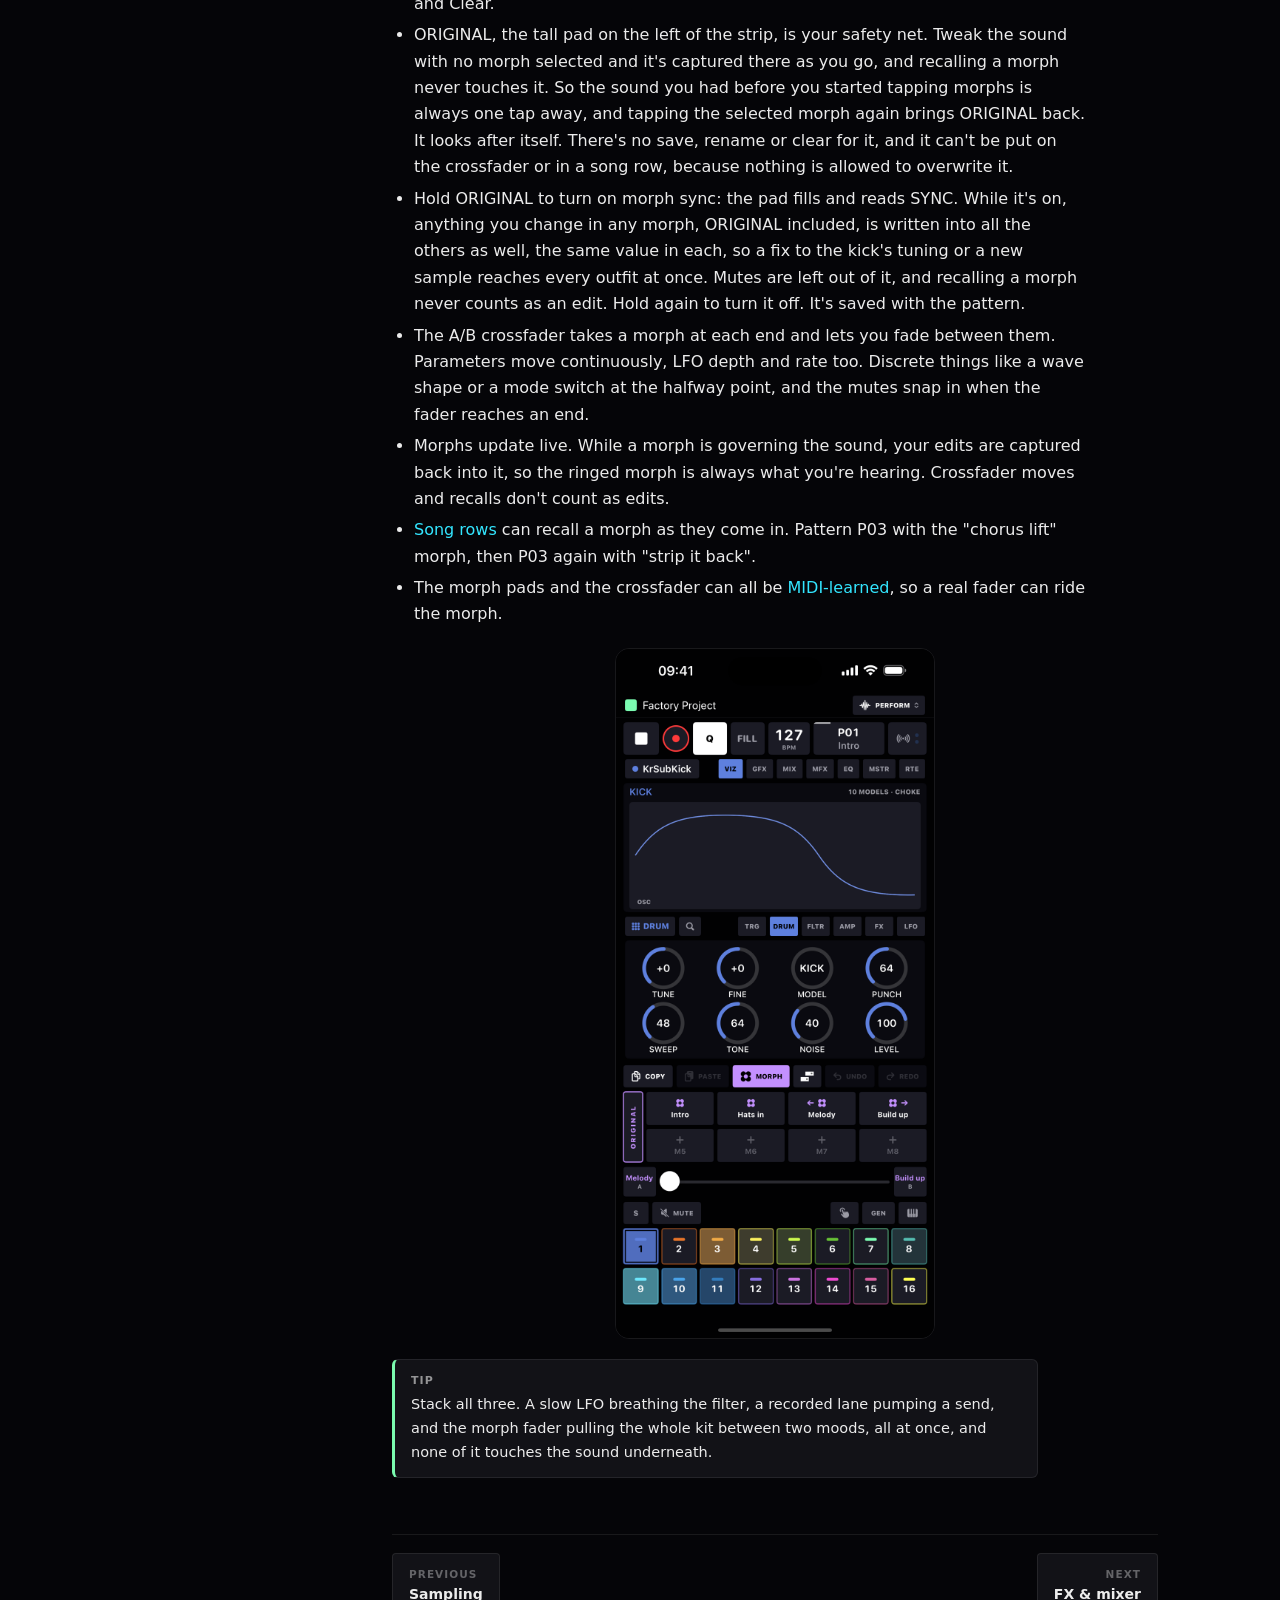
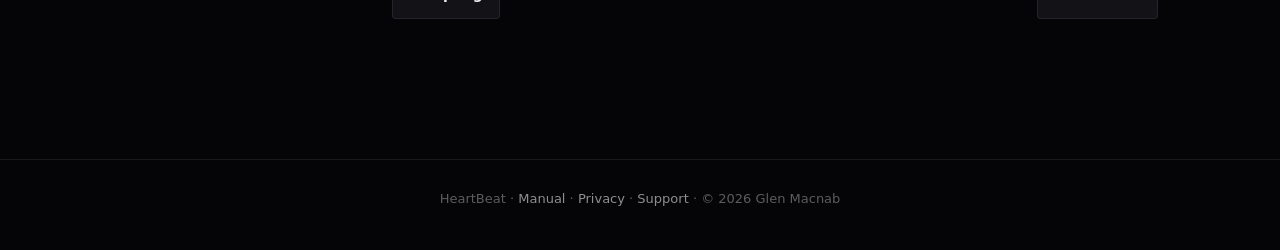
<file: manual/modulation.html>
<!DOCTYPE html>
<html lang="en">
<head>
<meta charset="utf-8">
<meta name="viewport" content="width=device-width, initial-scale=1">
<title>Modulation · HeartBeat Manual</title>
<link rel="stylesheet" href="../style.css">
</head>
<body>

<header class="topbar">
  <a class="wordmark" href="../index.html">Heart<span class="beat">Beat</span></a>
  <nav>
    <a href="../index.html">Home</a>
    <a href="index.html" class="active">Manual</a>
  </nav>
</header>
<div class="trackstripe"></div>

<div class="manual" style="--accent:var(--t9)">
<aside>
  <div class="group">Start here</div>
  <a href="index.html">Overview</a>
  <div class="group">Core</div>
  <a href="sequencer.html">Sequencer</a>
  <a href="devices.html">Devices</a>
  <a href="piano-roll.html">Piano roll</a>
  <div class="group">Sound</div>
  <a href="sampling.html">Sampling</a>
  <a href="modulation.html" class="here">Modulation</a>
  <a href="fx-mixer.html">FX &amp; mixer</a>
  <div class="group">Setup</div>
  <a href="midi-link.html">MIDI &amp; Link</a>
  <a href="projects.html">Projects &amp; files</a>
</aside>

<article>
<h1>Modulation</h1>
<p class="lede">Three ways to get things moving: two LFOs on every track,
knob moves you record as you play, and morphs, which are snapshots of the
whole board that you can fade between.</p>

<h2 id="lfos">LFOs</h2>
<p>Every track has two LFOs, on the LFO page. Each one is a row of WAVE,
RATE, MULT and DEPTH, with a live lane in the display above showing what it's
doing.</p>
<div class="tablewrap"><table>
<tr><th>Knob</th><th>Options</th></tr>
<tr><td>WAVE</td><td>SIN, TRI, SAW, SQR or RND.</td></tr>
<tr><td>RATE</td><td>The period in steps, anywhere from 1 to 128 with no fixed stops, or 0.05 to 8 Hz when MULT is on HZ.</td></tr>
<tr><td>MULT</td><td>×1, ×2, ×4, ×8, ×16, or HZ to come off the tempo altogether.</td></tr>
<tr><td>DEPTH</td><td>±64 either way. Negative flips the shape.</td></tr>
</table></div>
<ul>
<li>The chip on the LFO lane sets the trigger mode. FREE runs all the time,
TRIG restarts on every trig, HOLD samples a value and freezes it, ONE plays a
single cycle and HALF plays half of one.</li>
<li>To put an LFO on a knob, hold the knob (or tap its label) to open the
modulation drawer: Off, LFO 1 or LFO 2, plus a depth scale for that knob. A
knob with an LFO on it wears a small wave badge. A track has eight
modulation slots, so that's eight knobs with LFOs at once. On the AU device
the slot knobs take LFOs the same way.</li>
<li>The RND lane draws the real sample-and-hold output, so what you see is
what you'll hear.</li>
</ul>

<h2 id="lanes">Recorded automation (CC lanes)</h2>
<ul>
<li>Arm <span class="key red">REC</span>, press play and turn any knob. The
movement is recorded at full tick resolution and plays back with the pattern.
A knob with a lane on it wears a curve badge.</li>
<li>Recording over a lane replaces it. While your new sweep is going,
everything the playhead passes over is erased, so you don't end up with two
takes fighting.</li>
<li>Lanes are sent to hardware economically, thinned to 1/64-note events
with repeats dropped. You can clear a track's lanes from its track sheet with
Clear Recorded CC Automation.</li>
<li>On playback the knob follows its lane on screen. With a step latched,
the knob shows the lane's value at that step, dimmed so you can tell it from a
real p-lock.</li>
</ul>

<h2 id="morphs">Morphs</h2>
<p>A morph is a snapshot of the whole board's sound: every internal device's
full parameter set, every MIDI track's 24 knob values, both LFOs on each
track, and the global mutes. Patterns aren't involved. Morphs are how one
pattern wears eight different outfits.</p>
<ul>
<li>There are eight slots per pattern on the MORPH strip, which replaces the
step grid so the pads stay in reach. Tap an empty pad to save, tap a filled
one to recall it, hold to overwrite. The menu has Rename, Save Current Here,
Set as Morph A or B, and Clear.</li>
<li>ORIGINAL, the tall pad on the left of the strip, is your safety net.
Tweak the sound with no morph selected and it's captured there as you go, and
recalling a morph never touches it. So the sound you had before you started
tapping morphs is always one tap away, and tapping the selected morph again
brings ORIGINAL back. It looks after itself. There's no save, rename or clear
for it, and it can't be put on the crossfader or in a song row, because
nothing is allowed to overwrite it.</li>
<li>Hold ORIGINAL to turn on morph sync: the pad fills and reads SYNC. While
it's on, anything you change in any morph, ORIGINAL included, is written into
all the others as well, the same value in each, so a fix to the kick's tuning
or a new sample reaches every outfit at once. Mutes are left out of it, and
recalling a morph never counts as an edit. Hold again to turn it off. It's
saved with the pattern.</li>
<li>The A/B crossfader takes a morph at each end and lets you fade between
them. Parameters move continuously, LFO depth and rate too. Discrete things
like a wave shape or a mode switch at the halfway point, and the mutes snap
in when the fader reaches an end.</li>
<li>Morphs update live. While a morph is governing the sound, your edits are
captured back into it, so the ringed morph is always what you're hearing.
Crossfader moves and recalls don't count as edits.</li>
<li><a href="sequencer.html#song">Song rows</a> can recall a morph as they
come in. Pattern P03 with the "chorus lift" morph, then P03 again with "strip
it back".</li>
<li>The morph pads and the crossfader can all be
<a href="midi-link.html">MIDI-learned</a>, so a real fader can ride the morph.</li>
</ul>
<img class="shot" src="../assets/shot-morph.png" alt="The morph strip and A/B crossfader" width="860" height="1864">

<div class="tip"><strong>Tip</strong>
Stack all three. A slow LFO breathing the filter, a recorded lane pumping a
send, and the morph fader pulling the whole kit between two moods, all at
once, and none of it touches the sound underneath.</div>

<div class="pagenav">
  <a href="sampling.html"><small>Previous</small>Sampling</a>
  <a class="next" href="fx-mixer.html"><small>Next</small>FX &amp; mixer</a>
</div>

</article>
</div>

<footer>
  HeartBeat · <a href="index.html">Manual</a> · <a href="../privacy.html">Privacy</a> · <a href="../support.html">Support</a> · © 2026 Glen Macnab
</footer>

</body>
</html>
</file>
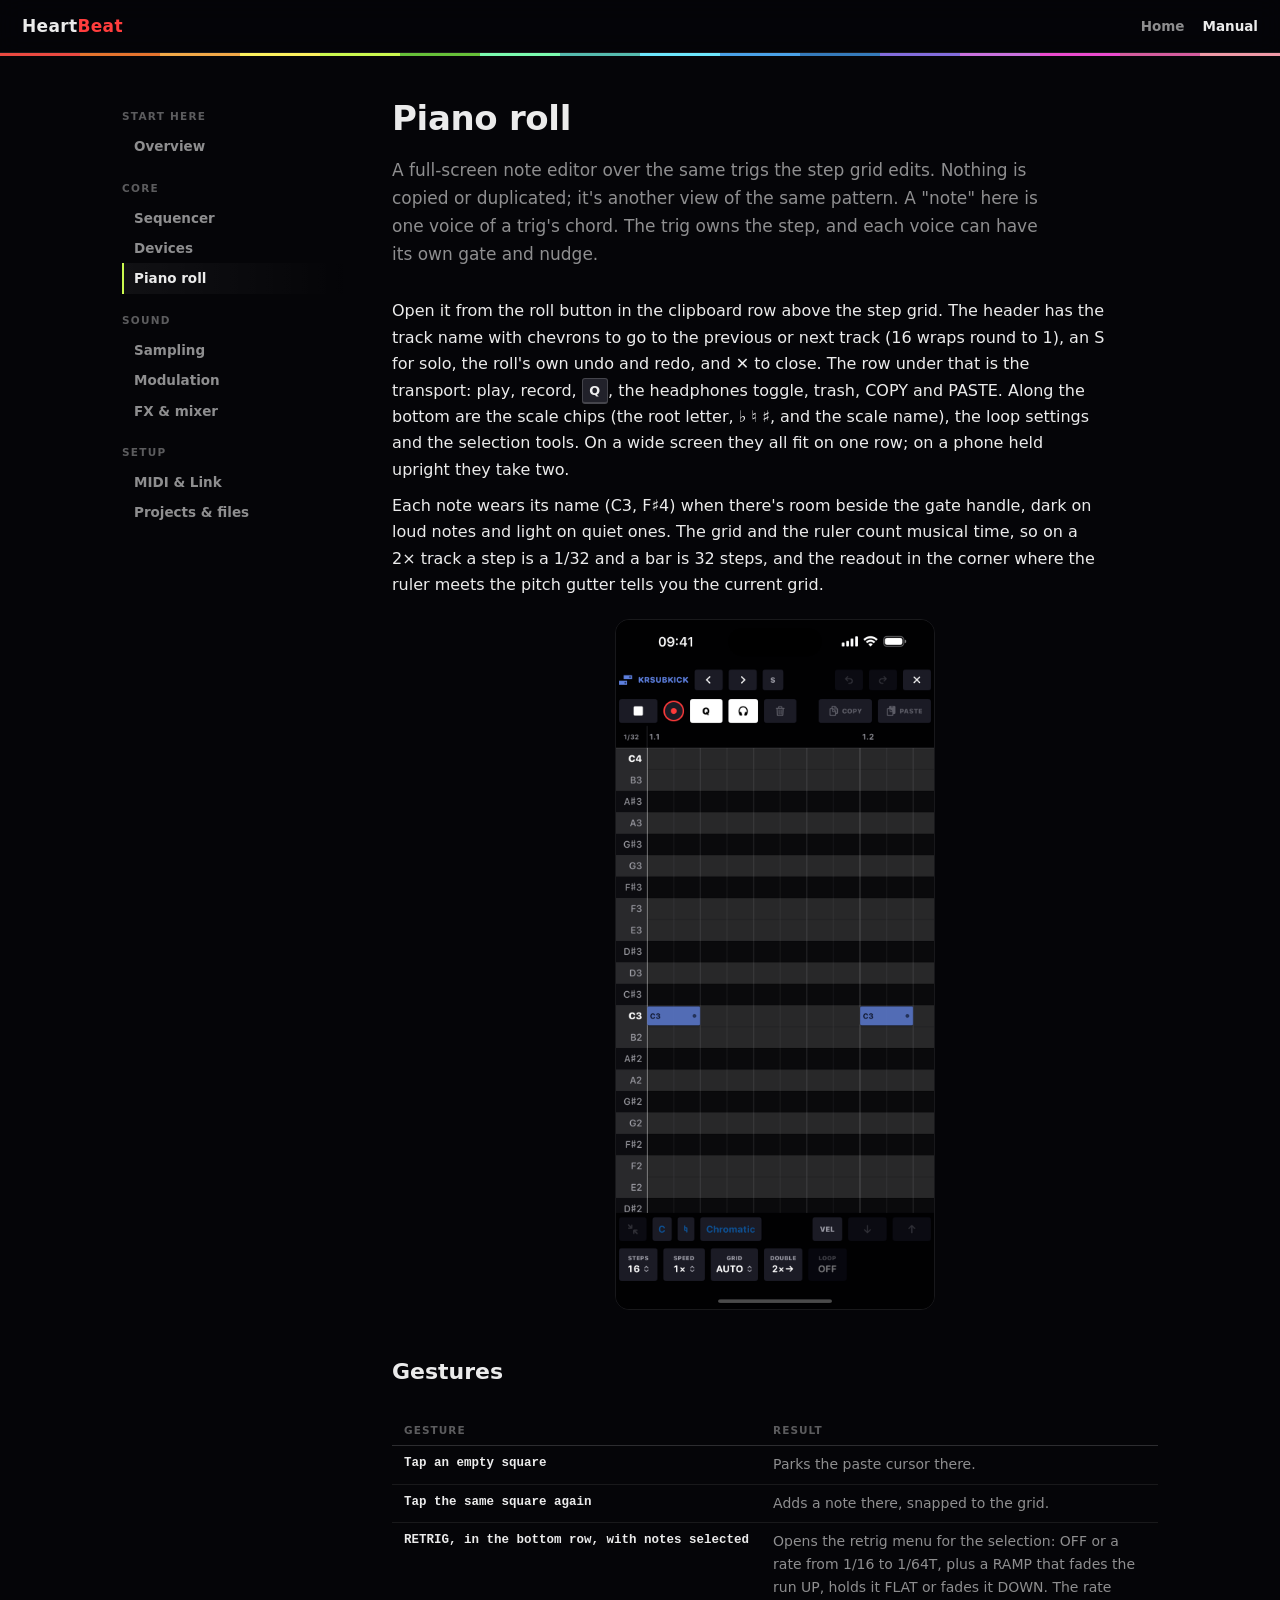
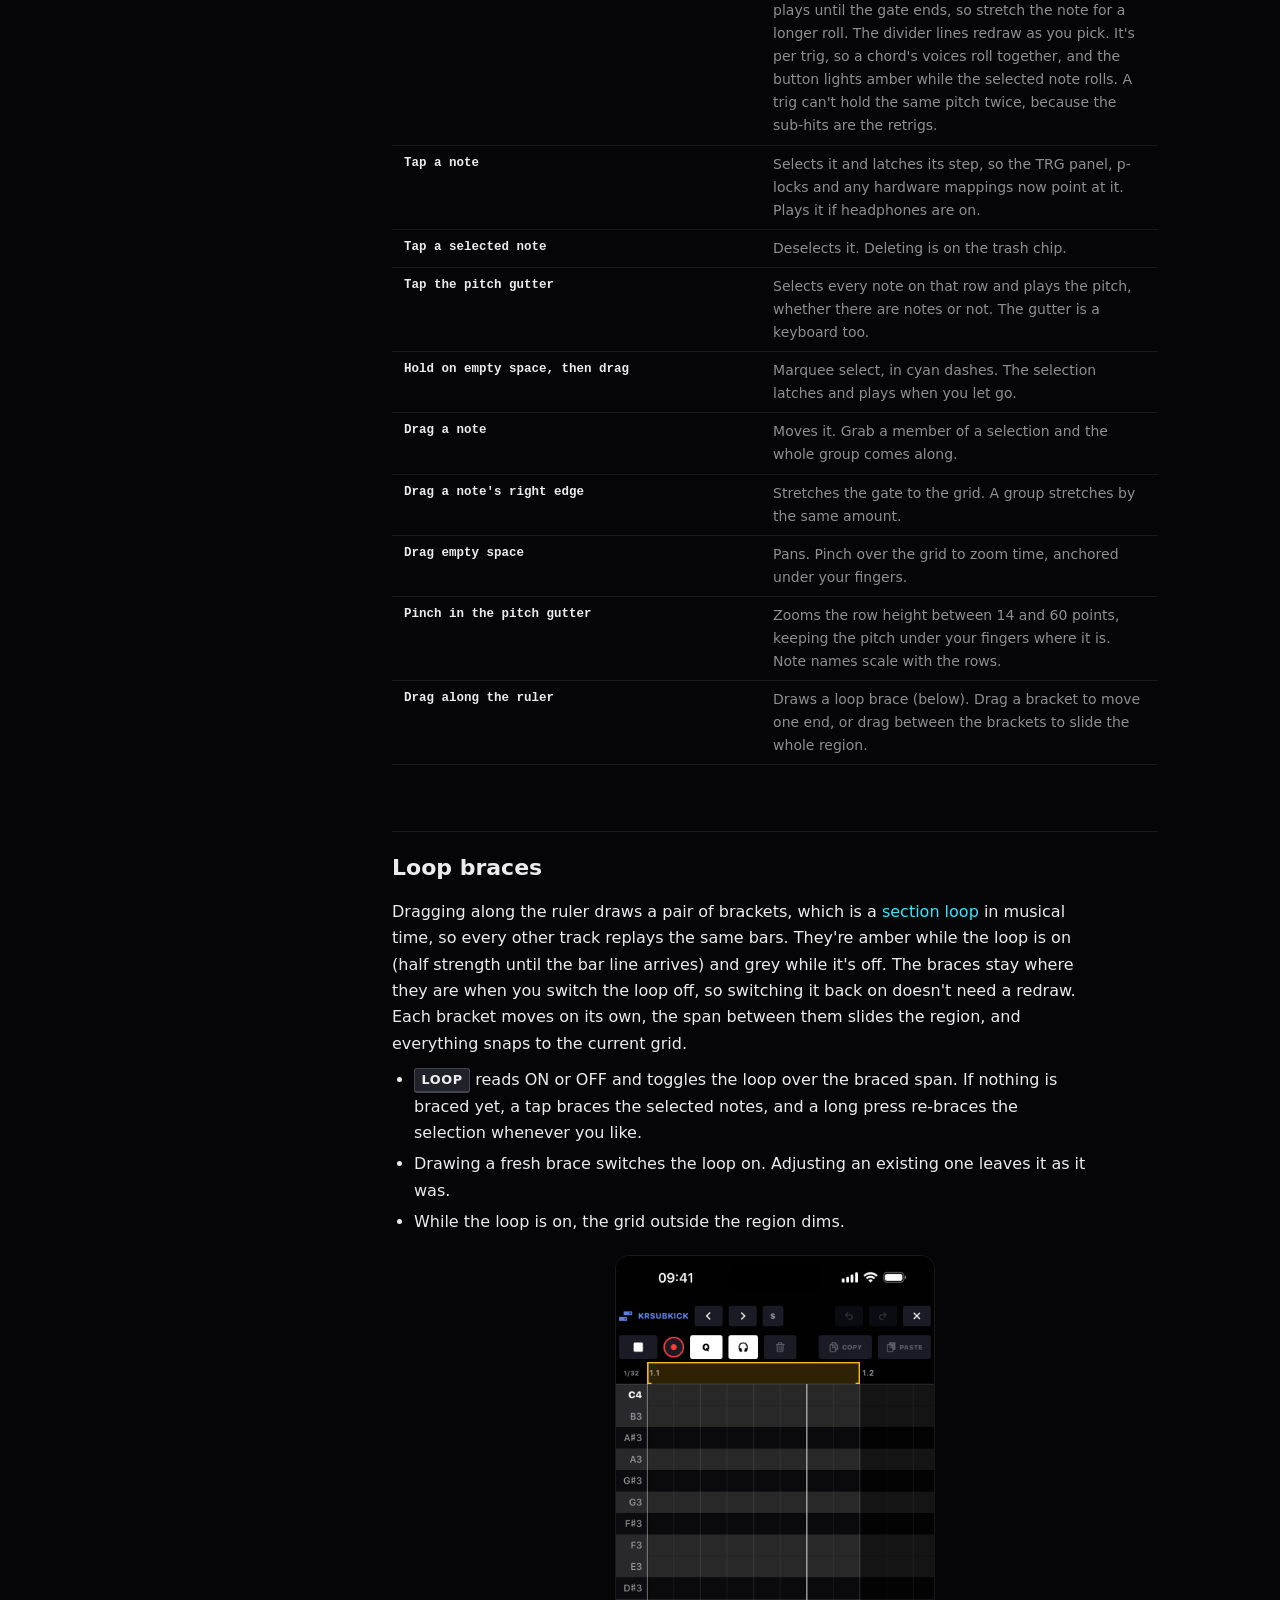
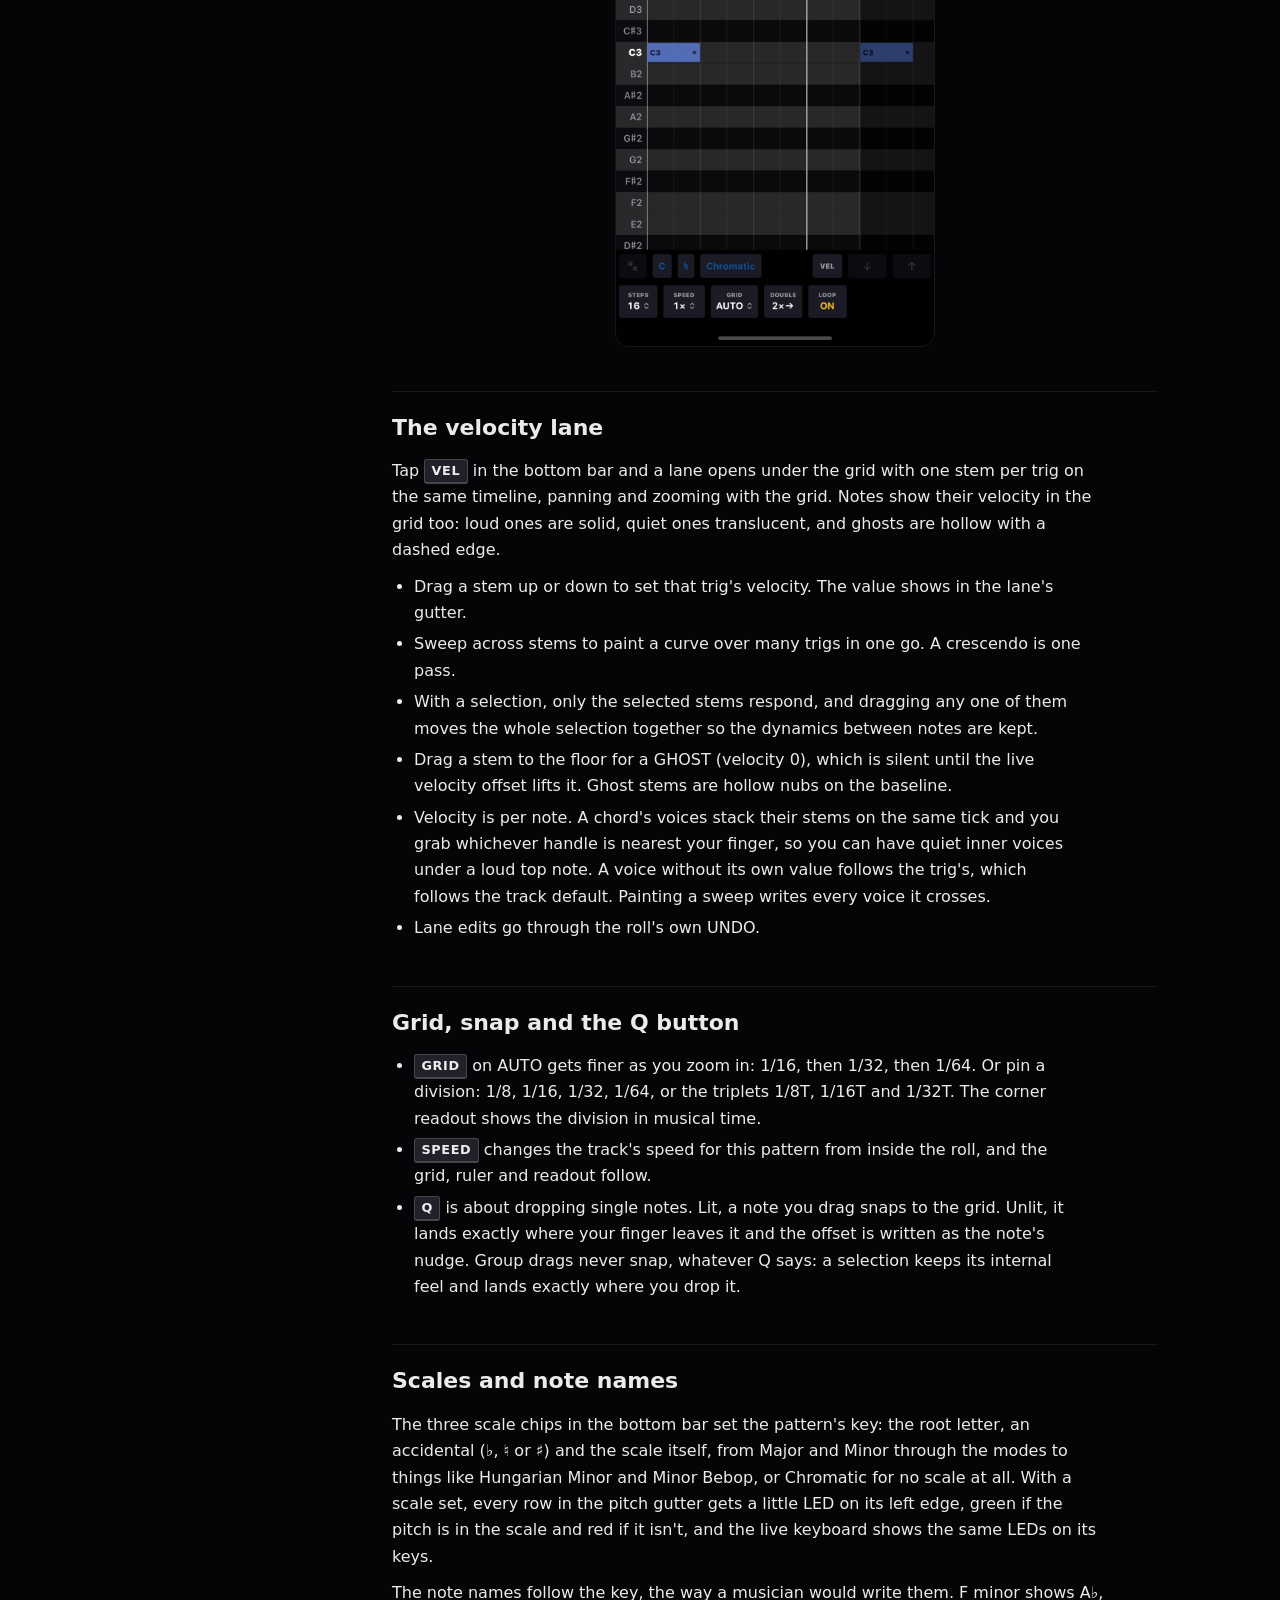
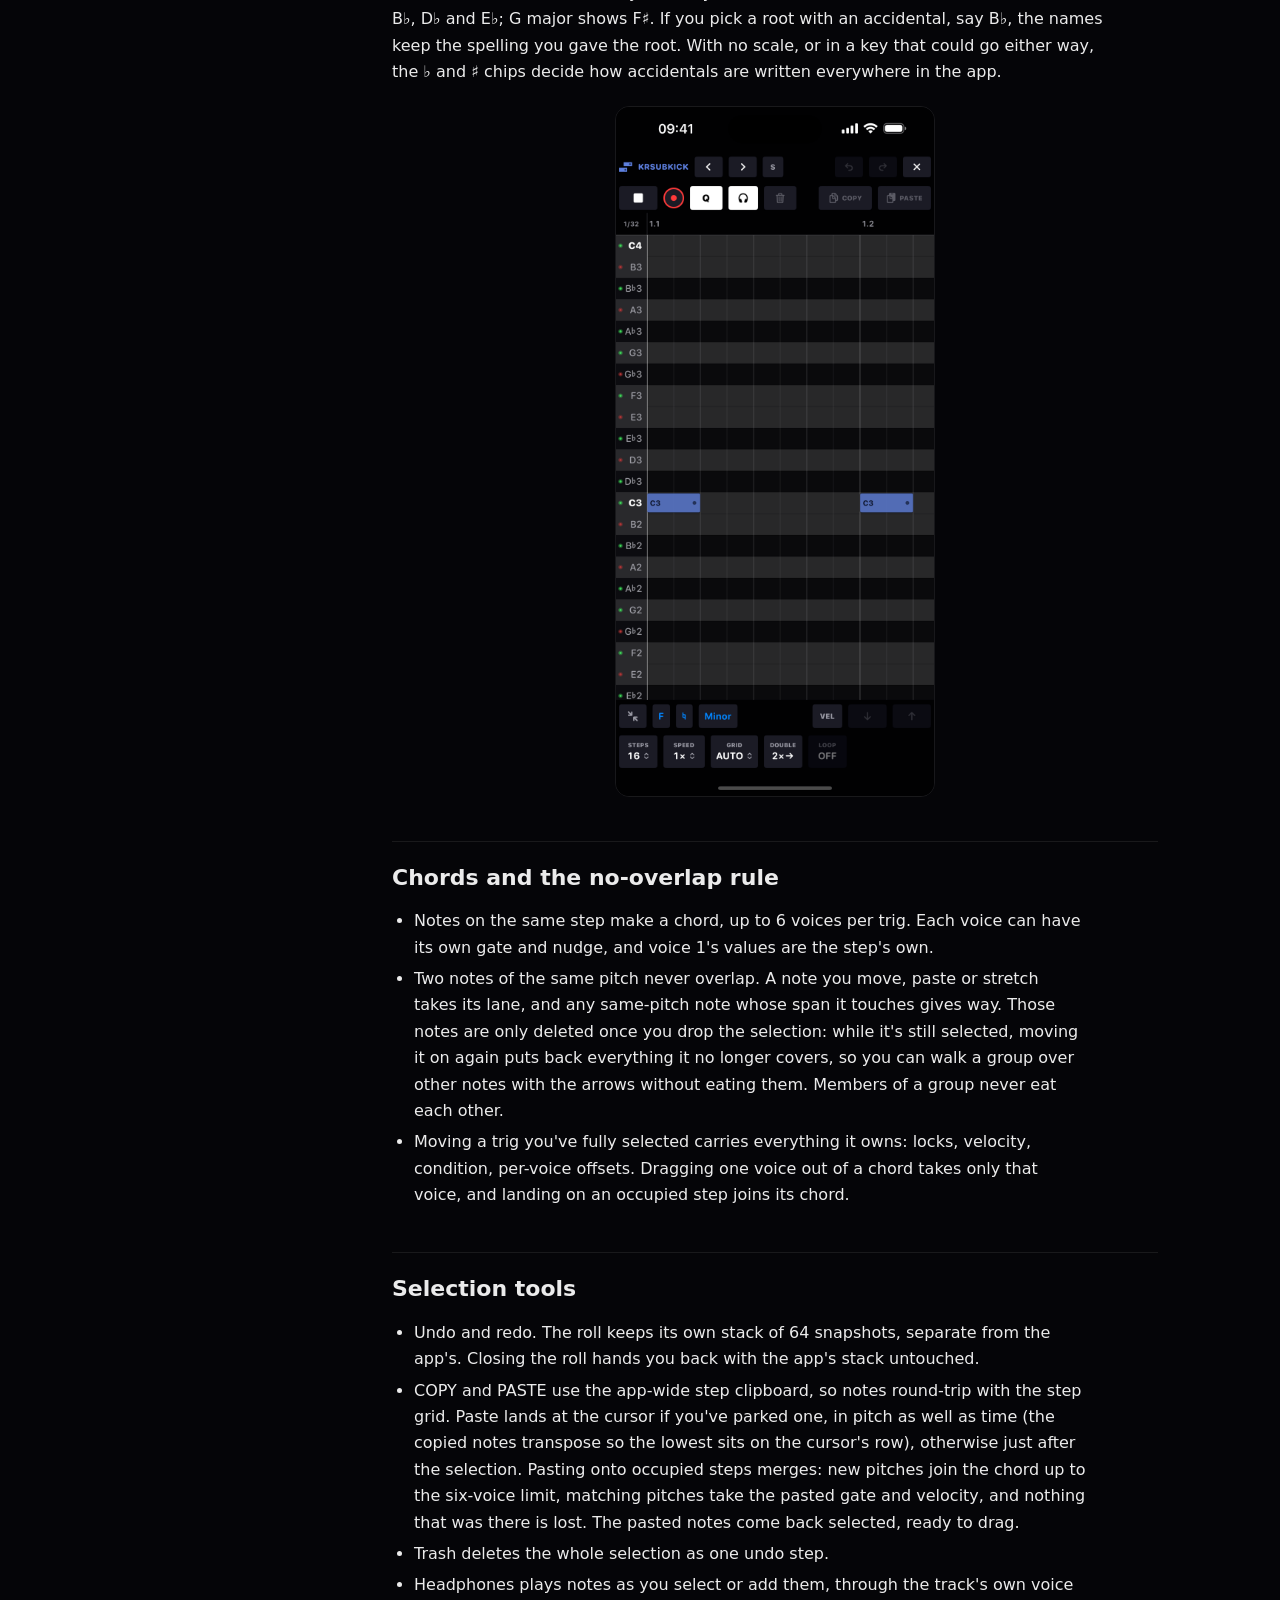
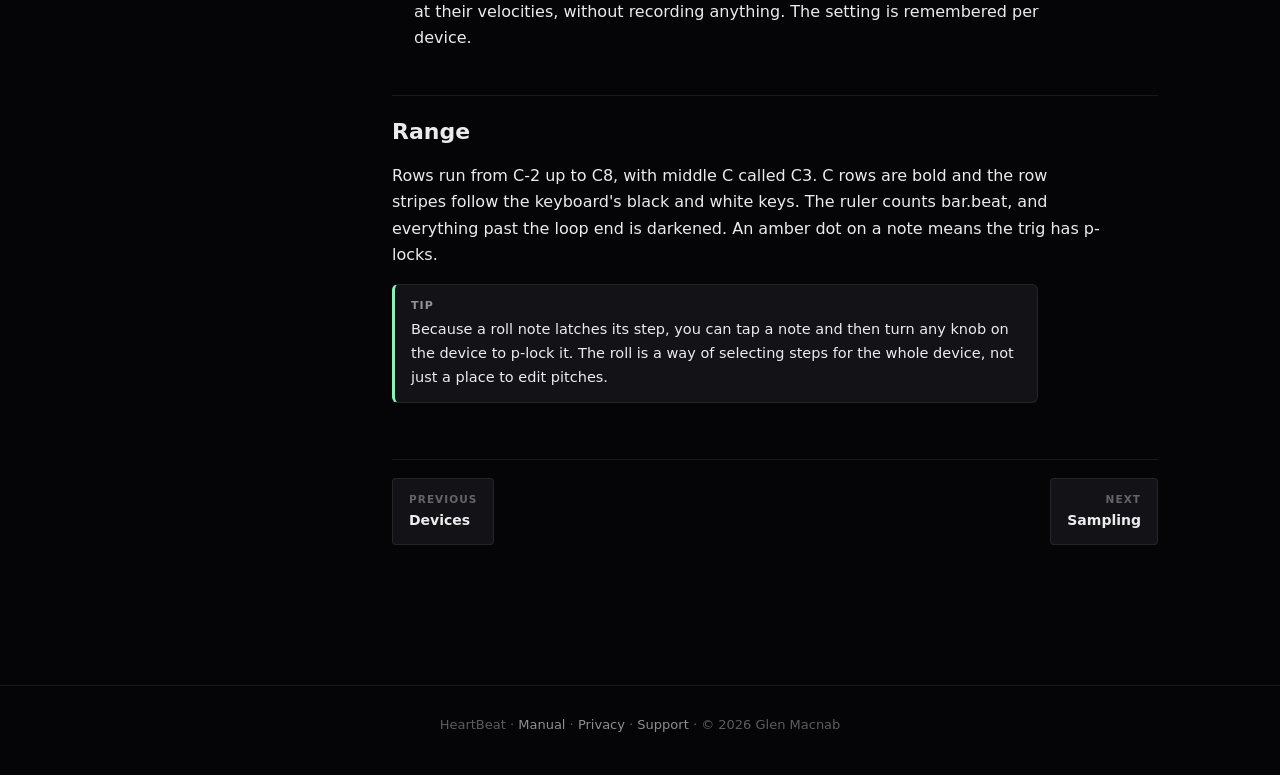
<file: manual/piano-roll.html>
<!DOCTYPE html>
<html lang="en">
<head>
<meta charset="utf-8">
<meta name="viewport" content="width=device-width, initial-scale=1">
<title>Piano roll · HeartBeat Manual</title>
<link rel="stylesheet" href="../style.css">
</head>
<body>

<header class="topbar">
  <a class="wordmark" href="../index.html">Heart<span class="beat">Beat</span></a>
  <nav>
    <a href="../index.html">Home</a>
    <a href="index.html" class="active">Manual</a>
  </nav>
</header>
<div class="trackstripe"></div>

<div class="manual" style="--accent:var(--t4)">
<aside>
  <div class="group">Start here</div>
  <a href="index.html">Overview</a>
  <div class="group">Core</div>
  <a href="sequencer.html">Sequencer</a>
  <a href="devices.html">Devices</a>
  <a href="piano-roll.html" class="here">Piano roll</a>
  <div class="group">Sound</div>
  <a href="sampling.html">Sampling</a>
  <a href="modulation.html">Modulation</a>
  <a href="fx-mixer.html">FX &amp; mixer</a>
  <div class="group">Setup</div>
  <a href="midi-link.html">MIDI &amp; Link</a>
  <a href="projects.html">Projects &amp; files</a>
</aside>

<article>
<h1>Piano roll</h1>
<p class="lede">A full-screen note editor over the same trigs the step grid
edits. Nothing is copied or duplicated; it's another view of the same
pattern. A "note" here is one voice of a trig's chord. The trig owns the
step, and each voice can have its own gate and nudge.</p>

<p>Open it from the roll button in the clipboard row above the step grid.
The header has the track name with chevrons to go to the previous or next
track (16 wraps round to 1), an S for solo, the roll's own undo and redo, and
✕ to close. The row under that is the transport: play, record,
<span class="key">Q</span>, the headphones toggle, trash, COPY and PASTE.
Along the bottom are the scale chips (the root letter, ♭ ♮ ♯, and the scale
name), the loop settings and the selection tools. On a wide screen they all
fit on one row; on a phone held upright they take two.</p>
<p>Each note wears its name (C3, F♯4) when there's room beside the gate
handle, dark on loud notes and light on quiet ones. The grid and the ruler
count musical time, so on a 2× track a step is a 1/32 and a bar is 32 steps,
and the readout in the corner where the ruler meets the pitch gutter tells
you the current grid.</p>
<img class="shot" src="../assets/shot-roll.png" alt="The piano roll editing a kick pattern" width="860" height="1864">

<h2 id="gestures">Gestures</h2>
<div class="tablewrap"><table>
<tr><th>Gesture</th><th>Result</th></tr>
<tr><td>Tap an empty square</td><td>Parks the paste cursor there.</td></tr>
<tr><td>Tap the same square again</td><td>Adds a note there, snapped to the grid.</td></tr>
<tr><td>RETRIG, in the bottom row, with notes selected</td><td>Opens the retrig menu for the selection: OFF or a rate from 1/16 to 1/64T, plus a RAMP that fades the run UP, holds it FLAT or fades it DOWN. The rate plays until the gate ends, so stretch the note for a longer roll. The divider lines redraw as you pick. It's per trig, so a chord's voices roll together, and the button lights amber while the selected note rolls. A trig can't hold the same pitch twice, because the sub-hits are the retrigs.</td></tr>
<tr><td>Tap a note</td><td>Selects it and latches its step, so the TRG panel, p-locks and any hardware mappings now point at it. Plays it if headphones are on.</td></tr>
<tr><td>Tap a selected note</td><td>Deselects it. Deleting is on the trash chip.</td></tr>
<tr><td>Tap the pitch gutter</td><td>Selects every note on that row and plays the pitch, whether there are notes or not. The gutter is a keyboard too.</td></tr>
<tr><td>Hold on empty space, then drag</td><td>Marquee select, in cyan dashes. The selection latches and plays when you let go.</td></tr>
<tr><td>Drag a note</td><td>Moves it. Grab a member of a selection and the whole group comes along.</td></tr>
<tr><td>Drag a note's right edge</td><td>Stretches the gate to the grid. A group stretches by the same amount.</td></tr>
<tr><td>Drag empty space</td><td>Pans. Pinch over the grid to zoom time, anchored under your fingers.</td></tr>
<tr><td>Pinch in the pitch gutter</td><td>Zooms the row height between 14 and 60 points, keeping the pitch under your fingers where it is. Note names scale with the rows.</td></tr>
<tr><td>Drag along the ruler</td><td>Draws a loop brace (below). Drag a bracket to move one end, or drag between the brackets to slide the whole region.</td></tr>
</table></div>

<h2 id="loop">Loop braces</h2>
<p>Dragging along the ruler draws a pair of brackets, which is a
<a href="sequencer.html#loop">section loop</a> in musical time, so every other
track replays the same bars. They're amber while the loop is on (half
strength until the bar line arrives) and grey while it's off. The braces stay
where they are when you switch the loop off, so switching it back on doesn't
need a redraw. Each bracket moves on its own, the span between them slides
the region, and everything snaps to the current grid.</p>
<ul>
<li><span class="key">LOOP</span> reads ON or OFF and toggles the loop over
the braced span. If nothing is braced yet, a tap braces the selected notes,
and a long press re-braces the selection whenever you like.</li>
<li>Drawing a fresh brace switches the loop on. Adjusting an existing one
leaves it as it was.</li>
<li>While the loop is on, the grid outside the region dims.</li>
</ul>
<img class="shot" src="../assets/shot-rollloop.png" alt="The piano roll with an amber loop brace over the first beat, the grid dimmed beyond it, and LOOP reading ON" width="860" height="1864">

<h2 id="velocity">The velocity lane</h2>
<p>Tap <span class="key">VEL</span> in the bottom bar and a lane opens under
the grid with one stem per trig on the same timeline, panning and zooming
with the grid. Notes show their velocity in the grid too: loud ones are
solid, quiet ones translucent, and ghosts are hollow with a dashed edge.</p>
<ul>
<li>Drag a stem up or down to set that trig's velocity. The value shows in
the lane's gutter.</li>
<li>Sweep across stems to paint a curve over many trigs in one go. A
crescendo is one pass.</li>
<li>With a selection, only the selected stems respond, and dragging any one
of them moves the whole selection together so the dynamics between notes are
kept.</li>
<li>Drag a stem to the floor for a GHOST (velocity 0), which is silent until
the live velocity offset lifts it. Ghost stems are hollow nubs on the
baseline.</li>
<li>Velocity is per note. A chord's voices stack their stems on the same
tick and you grab whichever handle is nearest your finger, so you can have
quiet inner voices under a loud top note. A voice without its own value
follows the trig's, which follows the track default. Painting a sweep writes
every voice it crosses.</li>
<li>Lane edits go through the roll's own UNDO.</li>
</ul>

<h2 id="snap">Grid, snap and the Q button</h2>
<ul>
<li><span class="key">GRID</span> on AUTO gets finer as you zoom in: 1/16,
then 1/32, then 1/64. Or pin a division: 1/8, 1/16, 1/32, 1/64, or the
triplets 1/8T, 1/16T and 1/32T. The corner readout shows the division in
musical time.</li>
<li><span class="key">SPEED</span> changes the track's speed for this pattern
from inside the roll, and the grid, ruler and readout follow.</li>
<li><span class="key">Q</span> is about dropping single notes. Lit, a note
you drag snaps to the grid. Unlit, it lands exactly where your finger leaves
it and the offset is written as the note's nudge. Group drags never snap,
whatever Q says: a selection keeps its internal feel and lands exactly where
you drop it.</li>
</ul>

<h2 id="scale">Scales and note names</h2>
<p>The three scale chips in the bottom bar set the pattern's key: the root
letter, an accidental (♭, ♮ or ♯) and the scale itself, from Major and Minor
through the modes to things like Hungarian Minor and Minor Bebop, or
Chromatic for no scale at all. With a scale set, every row in the pitch
gutter gets a little LED on its left edge, green if the pitch is in the scale
and red if it isn't, and the live keyboard shows the same LEDs on its keys.</p>
<p>The note names follow the key, the way a musician would write them. F
minor shows A♭, B♭, D♭ and E♭; G major shows F♯. If you pick a root with an
accidental, say B♭, the names keep the spelling you gave the root. With no
scale, or in a key that could go either way, the ♭ and ♯ chips decide how
accidentals are written everywhere in the app.</p>
<img class="shot" src="../assets/shot-rollscale.png" alt="The piano roll in F minor: flats in the pitch gutter, green LEDs beside the notes in the scale and red beside the rest, with the F ♮ Minor chips in the bottom bar" width="860" height="1864">

<h2 id="overlap">Chords and the no-overlap rule</h2>
<ul>
<li>Notes on the same step make a chord, up to 6 voices per trig. Each voice
can have its own gate and nudge, and voice 1's values are the step's own.</li>
<li>Two notes of the same pitch never overlap. A note you move, paste or
stretch takes its lane, and any same-pitch note whose span it touches gives
way. Those notes are only deleted once you drop the selection: while it's
still selected, moving it on again puts back everything it no longer covers,
so you can walk a group over other notes with the arrows without eating
them. Members of a group never eat each other.</li>
<li>Moving a trig you've fully selected carries everything it owns: locks,
velocity, condition, per-voice offsets. Dragging one voice out of a chord
takes only that voice, and landing on an occupied step joins its chord.</li>
</ul>

<h2 id="tools">Selection tools</h2>
<ul>
<li>Undo and redo. The roll keeps its own stack of 64 snapshots, separate
from the app's. Closing the roll hands you back with the app's stack
untouched.</li>
<li>COPY and PASTE use the app-wide step clipboard, so notes round-trip with
the step grid. Paste lands at the cursor if you've parked one, in pitch as
well as time (the copied notes transpose so the lowest sits on the cursor's
row), otherwise just after the selection. Pasting onto occupied steps merges:
new pitches join the chord up to the six-voice limit, matching pitches take
the pasted gate and velocity, and nothing that was there is lost. The pasted
notes come back selected, ready to drag.</li>
<li>Trash deletes the whole selection as one undo step.</li>
<li>Headphones plays notes as you select or add them, through the track's
own voice at their velocities, without recording anything. The setting is
remembered per device.</li>
</ul>

<h2 id="range">Range</h2>
<p>Rows run from C-2 up to C8, with middle C called C3. C rows are bold and
the row stripes follow the keyboard's black and white keys. The ruler counts
bar.beat, and everything past the loop end is darkened. An amber dot on a
note means the trig has p-locks.</p>

<div class="tip"><strong>Tip</strong>
Because a roll note latches its step, you can tap a note and then turn any
knob on the device to p-lock it. The roll is a way of selecting steps for the
whole device, not just a place to edit pitches.</div>

<div class="pagenav">
  <a href="devices.html"><small>Previous</small>Devices</a>
  <a class="next" href="sampling.html"><small>Next</small>Sampling</a>
</div>

</article>
</div>

<footer>
  HeartBeat · <a href="index.html">Manual</a> · <a href="../privacy.html">Privacy</a> · <a href="../support.html">Support</a> · © 2026 Glen Macnab
</footer>

</body>
</html>
</file>
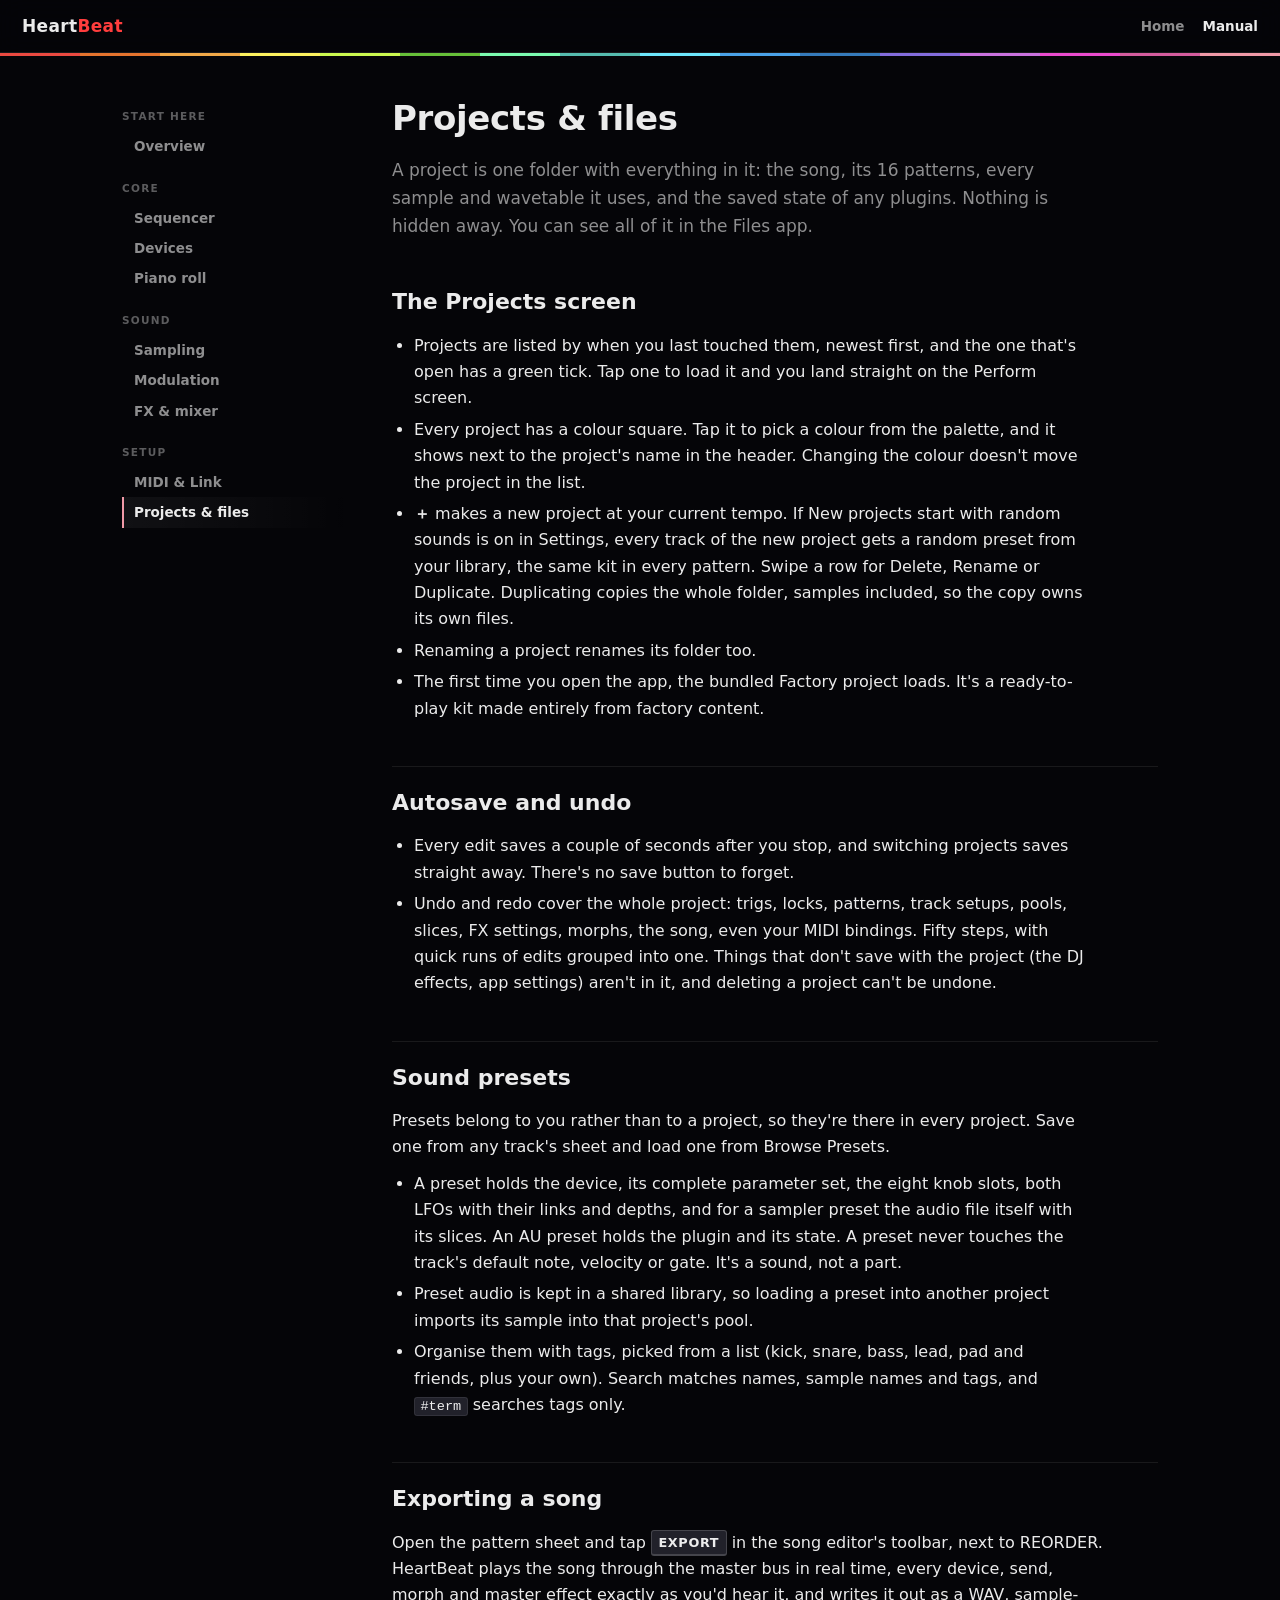
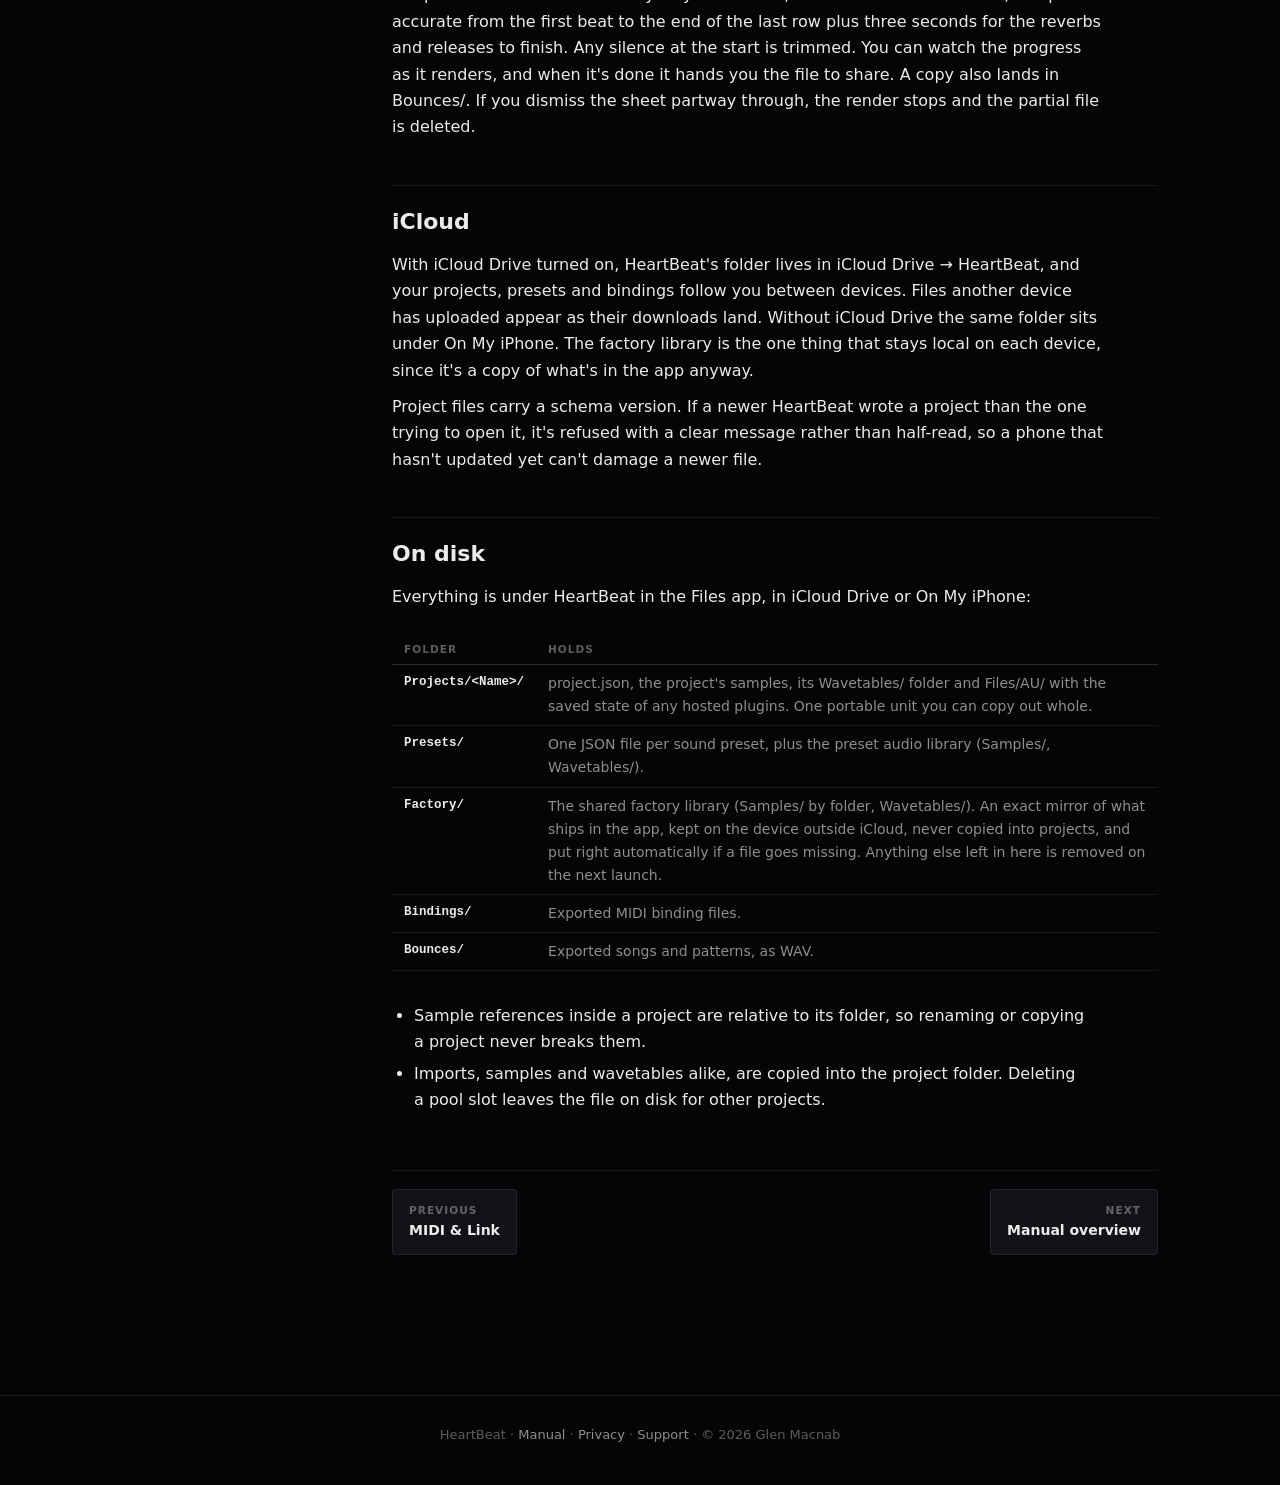
<file: manual/projects.html>
<!DOCTYPE html>
<html lang="en">
<head>
<meta charset="utf-8">
<meta name="viewport" content="width=device-width, initial-scale=1">
<title>Projects &amp; files · HeartBeat Manual</title>
<link rel="stylesheet" href="../style.css">
</head>
<body>

<header class="topbar">
  <a class="wordmark" href="../index.html">Heart<span class="beat">Beat</span></a>
  <nav>
    <a href="../index.html">Home</a>
    <a href="index.html" class="active">Manual</a>
  </nav>
</header>
<div class="trackstripe"></div>

<div class="manual" style="--accent:var(--t15)">
<aside>
  <div class="group">Start here</div>
  <a href="index.html">Overview</a>
  <div class="group">Core</div>
  <a href="sequencer.html">Sequencer</a>
  <a href="devices.html">Devices</a>
  <a href="piano-roll.html">Piano roll</a>
  <div class="group">Sound</div>
  <a href="sampling.html">Sampling</a>
  <a href="modulation.html">Modulation</a>
  <a href="fx-mixer.html">FX &amp; mixer</a>
  <div class="group">Setup</div>
  <a href="midi-link.html">MIDI &amp; Link</a>
  <a href="projects.html" class="here">Projects &amp; files</a>
</aside>

<article>
<h1>Projects &amp; files</h1>
<p class="lede">A project is one folder with everything in it: the song, its
16 patterns, every sample and wavetable it uses, and the saved state of any
plugins. Nothing is hidden away. You can see all of it in the Files app.</p>

<h2 id="projects">The Projects screen</h2>
<ul>
<li>Projects are listed by when you last touched them, newest first, and the
one that's open has a green tick. Tap one to load it and you land straight on
the Perform screen.</li>
<li>Every project has a colour square. Tap it to pick a colour from the
palette, and it shows next to the project's name in the header. Changing the
colour doesn't move the project in the list.</li>
<li><strong>＋</strong> makes a new project at your current tempo. If New
projects start with random sounds is on in Settings, every track of the new
project gets a random preset from your library, the same kit in every
pattern. Swipe a row for Delete, Rename or Duplicate. Duplicating copies the
whole folder, samples included, so the copy owns its own files.</li>
<li>Renaming a project renames its folder too.</li>
<li>The first time you open the app, the bundled Factory project loads. It's
a ready-to-play kit made entirely from factory content.</li>
</ul>

<h2 id="autosave">Autosave and undo</h2>
<ul>
<li>Every edit saves a couple of seconds after you stop, and switching
projects saves straight away. There's no save button to forget.</li>
<li>Undo and redo cover the whole project: trigs, locks, patterns, track
setups, pools, slices, FX settings, morphs, the song, even your MIDI
bindings. Fifty steps, with quick runs of edits grouped into one. Things that
don't save with the project (the DJ effects, app settings) aren't in it, and
deleting a project can't be undone.</li>
</ul>

<h2 id="presets">Sound presets</h2>
<p>Presets belong to you rather than to a project, so they're there in every
project. Save one from any track's sheet and load one from Browse Presets.</p>
<ul>
<li>A preset holds the device, its complete parameter set, the eight knob
slots, both LFOs with their links and depths, and for a sampler preset the
audio file itself with its slices. An AU preset holds the plugin and its
state. A preset never touches the track's default note, velocity or gate. It's
a sound, not a part.</li>
<li>Preset audio is kept in a shared library, so loading a preset into
another project imports its sample into that project's pool.</li>
<li>Organise them with tags, picked from a list (kick, snare, bass, lead, pad
and friends, plus your own). Search matches names, sample names and tags, and
<code>#term</code> searches tags only.</li>
</ul>

<h2 id="export">Exporting a song</h2>
<p>Open the pattern sheet and tap <span class="key">EXPORT</span> in the song
editor's toolbar, next to REORDER. HeartBeat plays the song through the
master bus in real time, every device, send, morph and master effect exactly
as you'd hear it, and writes it out as a WAV, sample-accurate from the first
beat to the end of the last row plus three seconds for the reverbs and
releases to finish. Any silence at the start is trimmed. You can watch the
progress as it renders, and when it's done it hands you the file to share. A
copy also lands in Bounces/. If you dismiss the sheet partway through, the
render stops and the partial file is deleted.</p>

<h2 id="icloud">iCloud</h2>
<p>With iCloud Drive turned on, HeartBeat's folder lives in iCloud Drive →
HeartBeat, and your projects, presets and bindings follow you between
devices. Files another device has uploaded appear as their downloads land.
Without iCloud Drive the same folder sits under On My iPhone. The factory
library is the one thing that stays local on each device, since it's a copy of
what's in the app anyway.</p>
<p>Project files carry a schema version. If a newer HeartBeat wrote a project
than the one trying to open it, it's refused with a clear message rather than
half-read, so a phone that hasn't updated yet can't damage a newer file.</p>

<h2 id="files">On disk</h2>
<p>Everything is under HeartBeat in the Files app, in iCloud Drive or On My
iPhone:</p>
<div class="tablewrap"><table>
<tr><th>Folder</th><th>Holds</th></tr>
<tr><td>Projects/&lt;Name&gt;/</td><td>project.json, the project's samples, its Wavetables/ folder and Files/AU/ with the saved state of any hosted plugins. One portable unit you can copy out whole.</td></tr>
<tr><td>Presets/</td><td>One JSON file per sound preset, plus the preset audio library (Samples/, Wavetables/).</td></tr>
<tr><td>Factory/</td><td>The shared factory library (Samples/ by folder, Wavetables/). An exact mirror of what ships in the app, kept on the device outside iCloud, never copied into projects, and put right automatically if a file goes missing. Anything else left in here is removed on the next launch.</td></tr>
<tr><td>Bindings/</td><td>Exported MIDI binding files.</td></tr>
<tr><td>Bounces/</td><td>Exported songs and patterns, as WAV.</td></tr>
</table></div>
<ul>
<li>Sample references inside a project are relative to its folder, so
renaming or copying a project never breaks them.</li>
<li>Imports, samples and wavetables alike, are copied into the project folder.
Deleting a pool slot leaves the file on disk for other projects.</li>
</ul>

<div class="pagenav">
  <a href="midi-link.html"><small>Previous</small>MIDI &amp; Link</a>
  <a class="next" href="index.html"><small>Next</small>Manual overview</a>
</div>

</article>
</div>

<footer>
  HeartBeat · <a href="index.html">Manual</a> · <a href="../privacy.html">Privacy</a> · <a href="../support.html">Support</a> · © 2026 Glen Macnab
</footer>

</body>
</html>
</file>
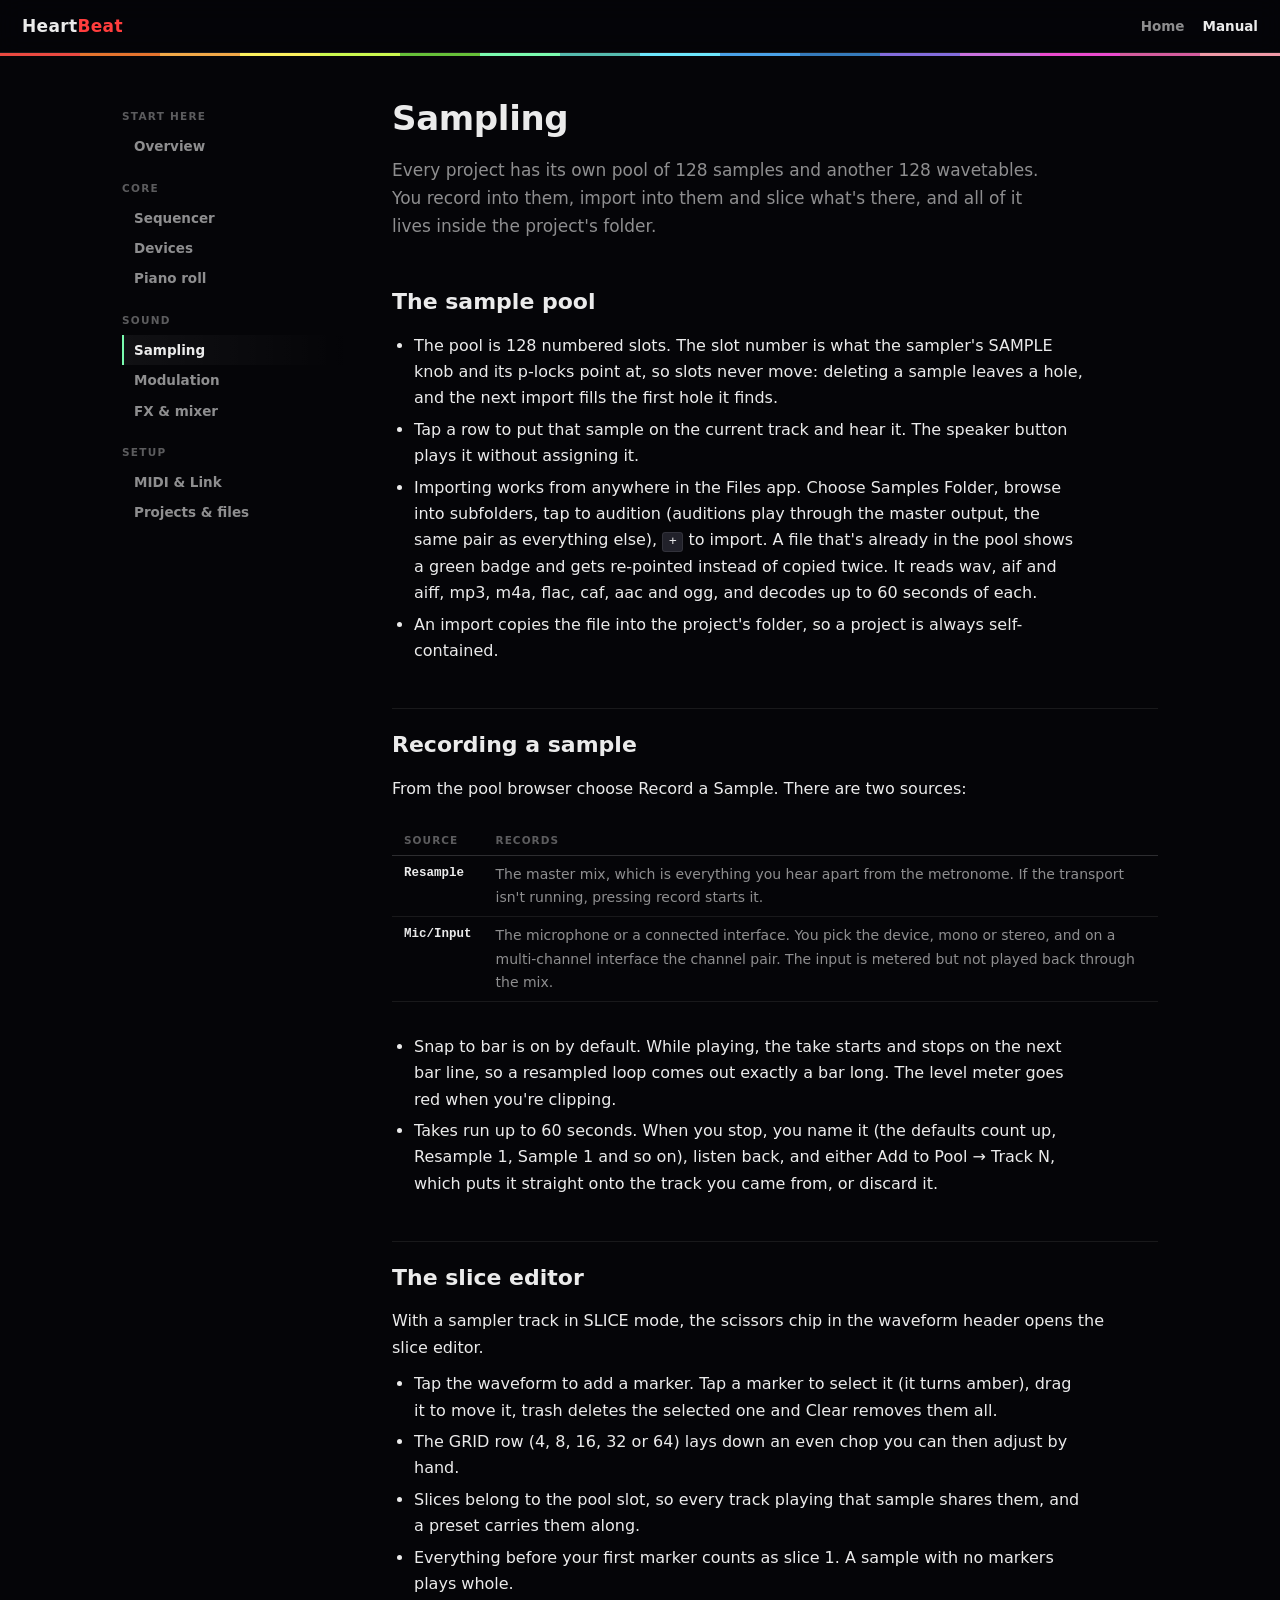
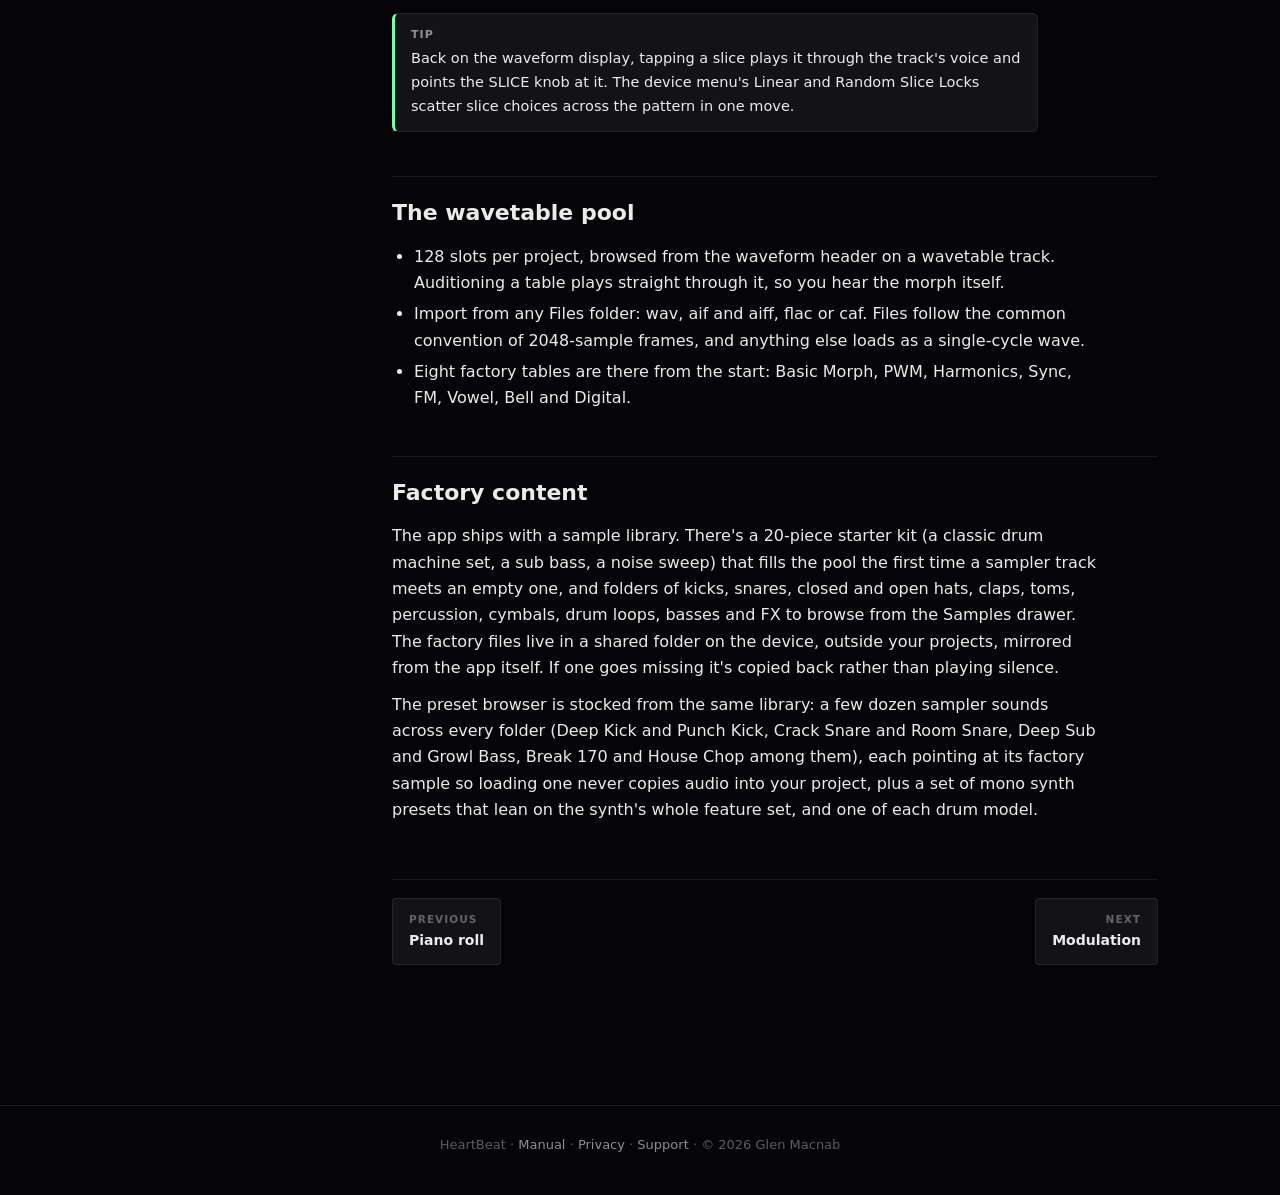
<file: manual/sampling.html>
<!DOCTYPE html>
<html lang="en">
<head>
<meta charset="utf-8">
<meta name="viewport" content="width=device-width, initial-scale=1">
<title>Sampling · HeartBeat Manual</title>
<link rel="stylesheet" href="../style.css">
</head>
<body>

<header class="topbar">
  <a class="wordmark" href="../index.html">Heart<span class="beat">Beat</span></a>
  <nav>
    <a href="../index.html">Home</a>
    <a href="index.html" class="active">Manual</a>
  </nav>
</header>
<div class="trackstripe"></div>

<div class="manual" style="--accent:var(--t6)">
<aside>
  <div class="group">Start here</div>
  <a href="index.html">Overview</a>
  <div class="group">Core</div>
  <a href="sequencer.html">Sequencer</a>
  <a href="devices.html">Devices</a>
  <a href="piano-roll.html">Piano roll</a>
  <div class="group">Sound</div>
  <a href="sampling.html" class="here">Sampling</a>
  <a href="modulation.html">Modulation</a>
  <a href="fx-mixer.html">FX &amp; mixer</a>
  <div class="group">Setup</div>
  <a href="midi-link.html">MIDI &amp; Link</a>
  <a href="projects.html">Projects &amp; files</a>
</aside>

<article>
<h1>Sampling</h1>
<p class="lede">Every project has its own pool of 128 samples and another
128 wavetables. You record into them, import into them and slice what's
there, and all of it lives inside the project's folder.</p>

<h2 id="pool">The sample pool</h2>
<ul>
<li>The pool is 128 numbered slots. The slot number is what the sampler's
SAMPLE knob and its p-locks point at, so slots never move: deleting a sample
leaves a hole, and the next import fills the first hole it finds.</li>
<li>Tap a row to put that sample on the current track and hear it. The
speaker button plays it without assigning it.</li>
<li>Importing works from anywhere in the Files app. Choose Samples Folder,
browse into subfolders, tap to audition (auditions play through the master
output, the same pair as everything else), <code>+</code> to import. A file
that's already in the pool shows a green badge and gets re-pointed instead of
copied twice. It reads wav, aif and aiff, mp3, m4a, flac, caf, aac and ogg,
and decodes up to 60 seconds of each.</li>
<li>An import copies the file into the project's folder, so a project is
always self-contained.</li>
</ul>

<h2 id="recording">Recording a sample</h2>
<p>From the pool browser choose Record a Sample. There are two sources:</p>
<div class="tablewrap"><table>
<tr><th>Source</th><th>Records</th></tr>
<tr><td>Resample</td><td>The master mix, which is everything you hear apart from the metronome. If the transport isn't running, pressing record starts it.</td></tr>
<tr><td>Mic/Input</td><td>The microphone or a connected interface. You pick the device, mono or stereo, and on a multi-channel interface the channel pair. The input is metered but not played back through the mix.</td></tr>
</table></div>
<ul>
<li>Snap to bar is on by default. While playing, the take starts and stops
on the next bar line, so a resampled loop comes out exactly a bar long. The
level meter goes red when you're clipping.</li>
<li>Takes run up to 60 seconds. When you stop, you name it (the defaults
count up, Resample 1, Sample 1 and so on), listen back, and either Add to
Pool → Track N, which puts it straight onto the track you came from, or
discard it.</li>
</ul>

<h2 id="slices">The slice editor</h2>
<p>With a sampler track in SLICE mode, the scissors chip in the waveform
header opens the slice editor.</p>
<ul>
<li>Tap the waveform to add a marker. Tap a marker to select it (it turns
amber), drag it to move it, trash deletes the selected one and Clear removes
them all.</li>
<li>The GRID row (4, 8, 16, 32 or 64) lays down an even chop you can then
adjust by hand.</li>
<li>Slices belong to the pool slot, so every track playing that sample
shares them, and a preset carries them along.</li>
<li>Everything before your first marker counts as slice 1. A sample with no
markers plays whole.</li>
</ul>
<div class="tip"><strong>Tip</strong>
Back on the waveform display, tapping a slice plays it through the track's
voice and points the SLICE knob at it. The device menu's Linear and Random
Slice Locks scatter slice choices across the pattern in one move.</div>

<h2 id="wavetables">The wavetable pool</h2>
<ul>
<li>128 slots per project, browsed from the waveform header on a wavetable
track. Auditioning a table plays straight through it, so you hear the morph
itself.</li>
<li>Import from any Files folder: wav, aif and aiff, flac or caf. Files follow
the common convention of 2048-sample frames, and anything else loads as a
single-cycle wave.</li>
<li>Eight factory tables are there from the start: Basic Morph, PWM,
Harmonics, Sync, FM, Vowel, Bell and Digital.</li>
</ul>

<h2 id="factory">Factory content</h2>
<p>The app ships with a sample library. There's a 20-piece starter kit (a
classic drum machine set, a sub bass, a noise sweep) that fills the pool the first time
a sampler track meets an empty one, and folders of kicks, snares, closed and
open hats, claps, toms, percussion, cymbals, drum loops, basses and FX to
browse from the Samples drawer. The factory files live in a shared folder on
the device, outside your projects, mirrored from the app itself. If one goes
missing it's copied back rather than playing silence.</p>
<p>The preset browser is stocked from the same library: a few dozen sampler
sounds across every folder (Deep Kick and Punch Kick, Crack Snare and Room
Snare, Deep Sub and Growl Bass, Break 170 and House Chop among them), each
pointing at its factory sample so loading one never copies audio into your
project, plus a set of mono synth presets that lean on the synth's whole
feature set, and one of each drum model.</p>

<div class="pagenav">
  <a href="piano-roll.html"><small>Previous</small>Piano roll</a>
  <a class="next" href="modulation.html"><small>Next</small>Modulation</a>
</div>

</article>
</div>

<footer>
  HeartBeat · <a href="index.html">Manual</a> · <a href="../privacy.html">Privacy</a> · <a href="../support.html">Support</a> · © 2026 Glen Macnab
</footer>

</body>
</html>
</file>
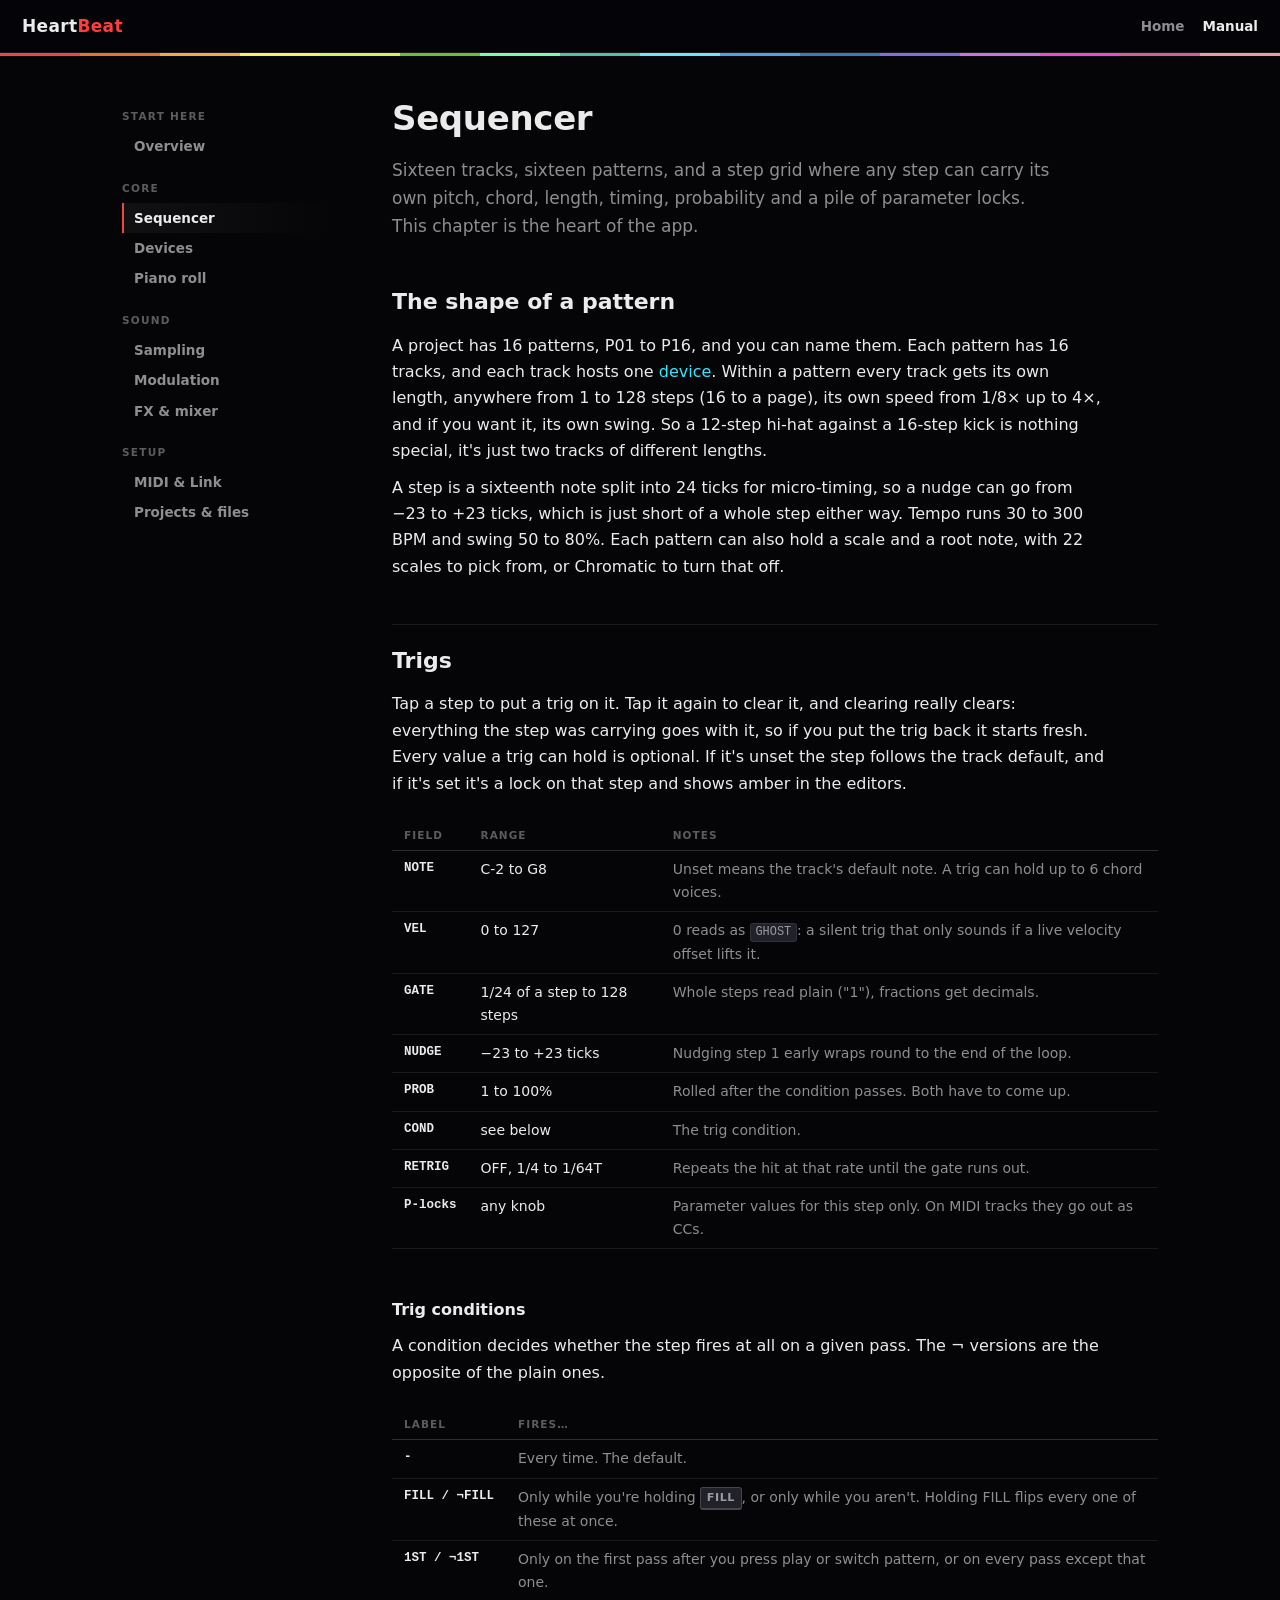
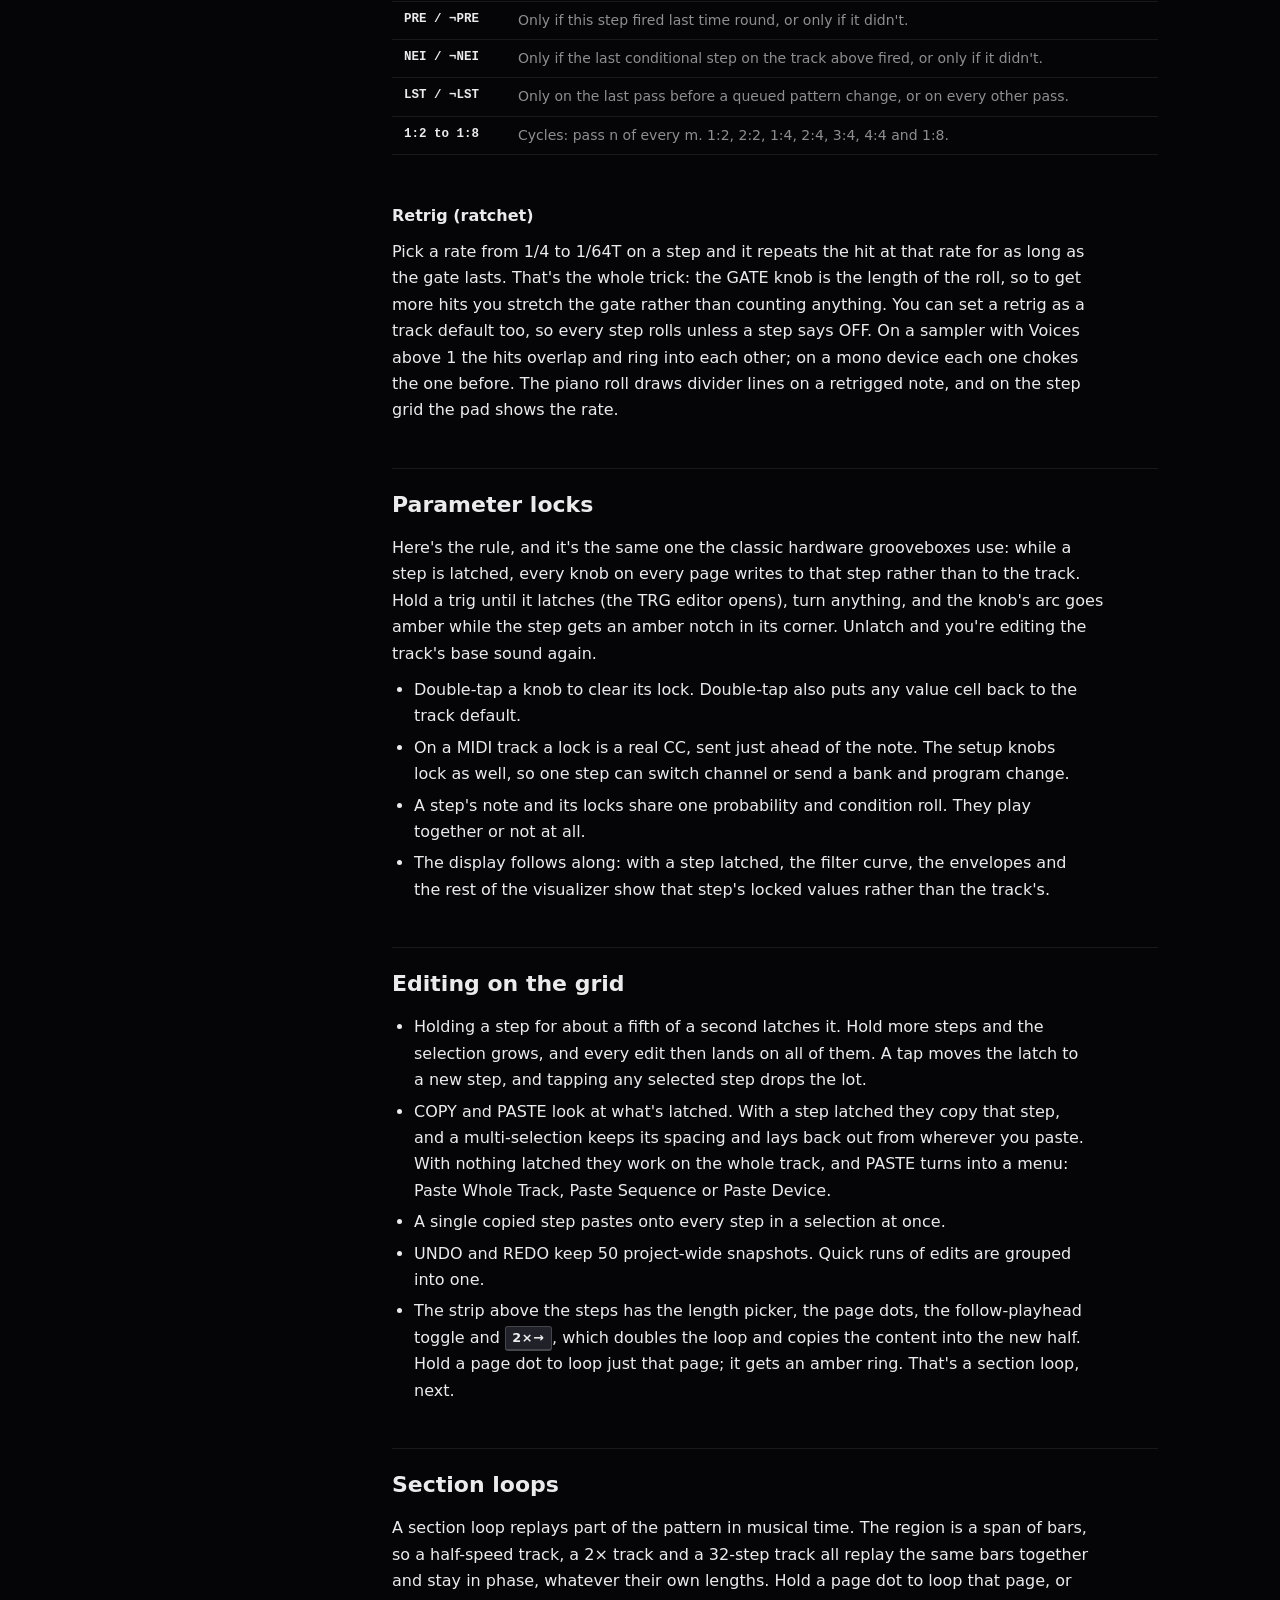
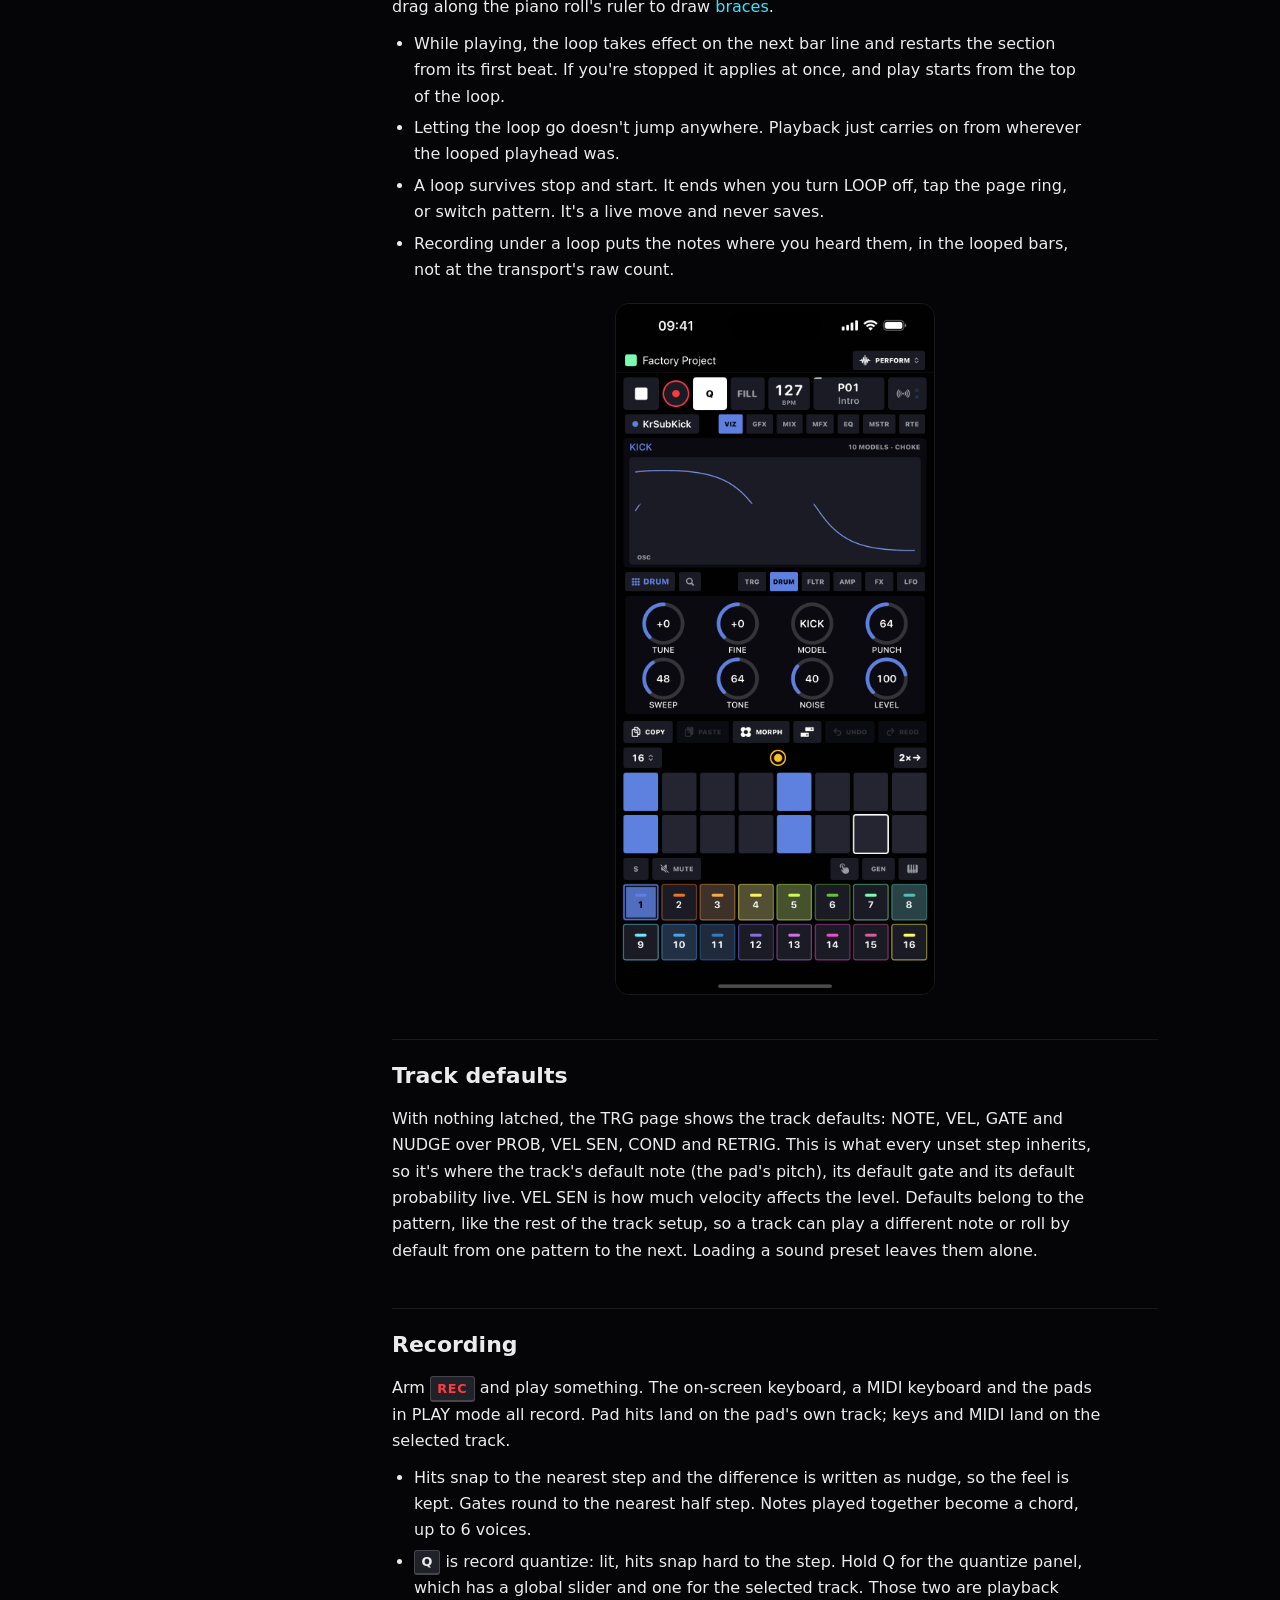
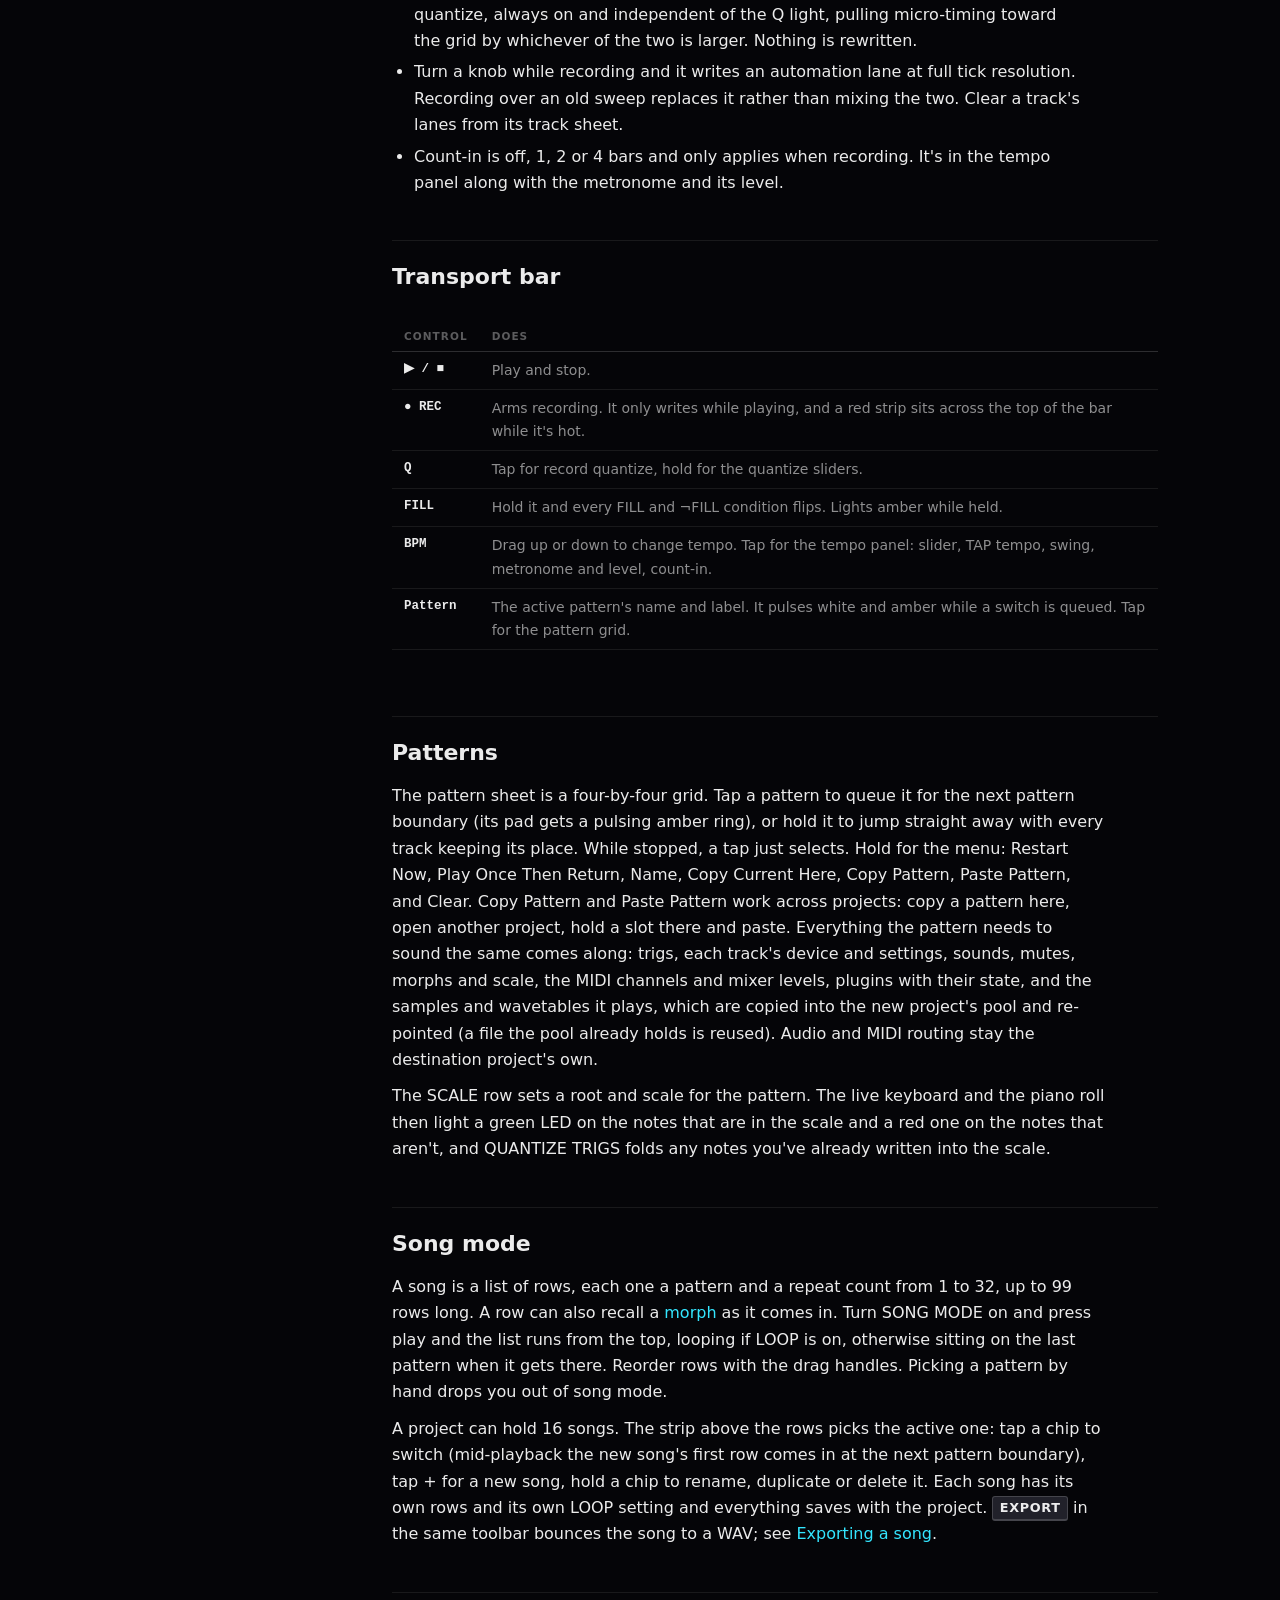
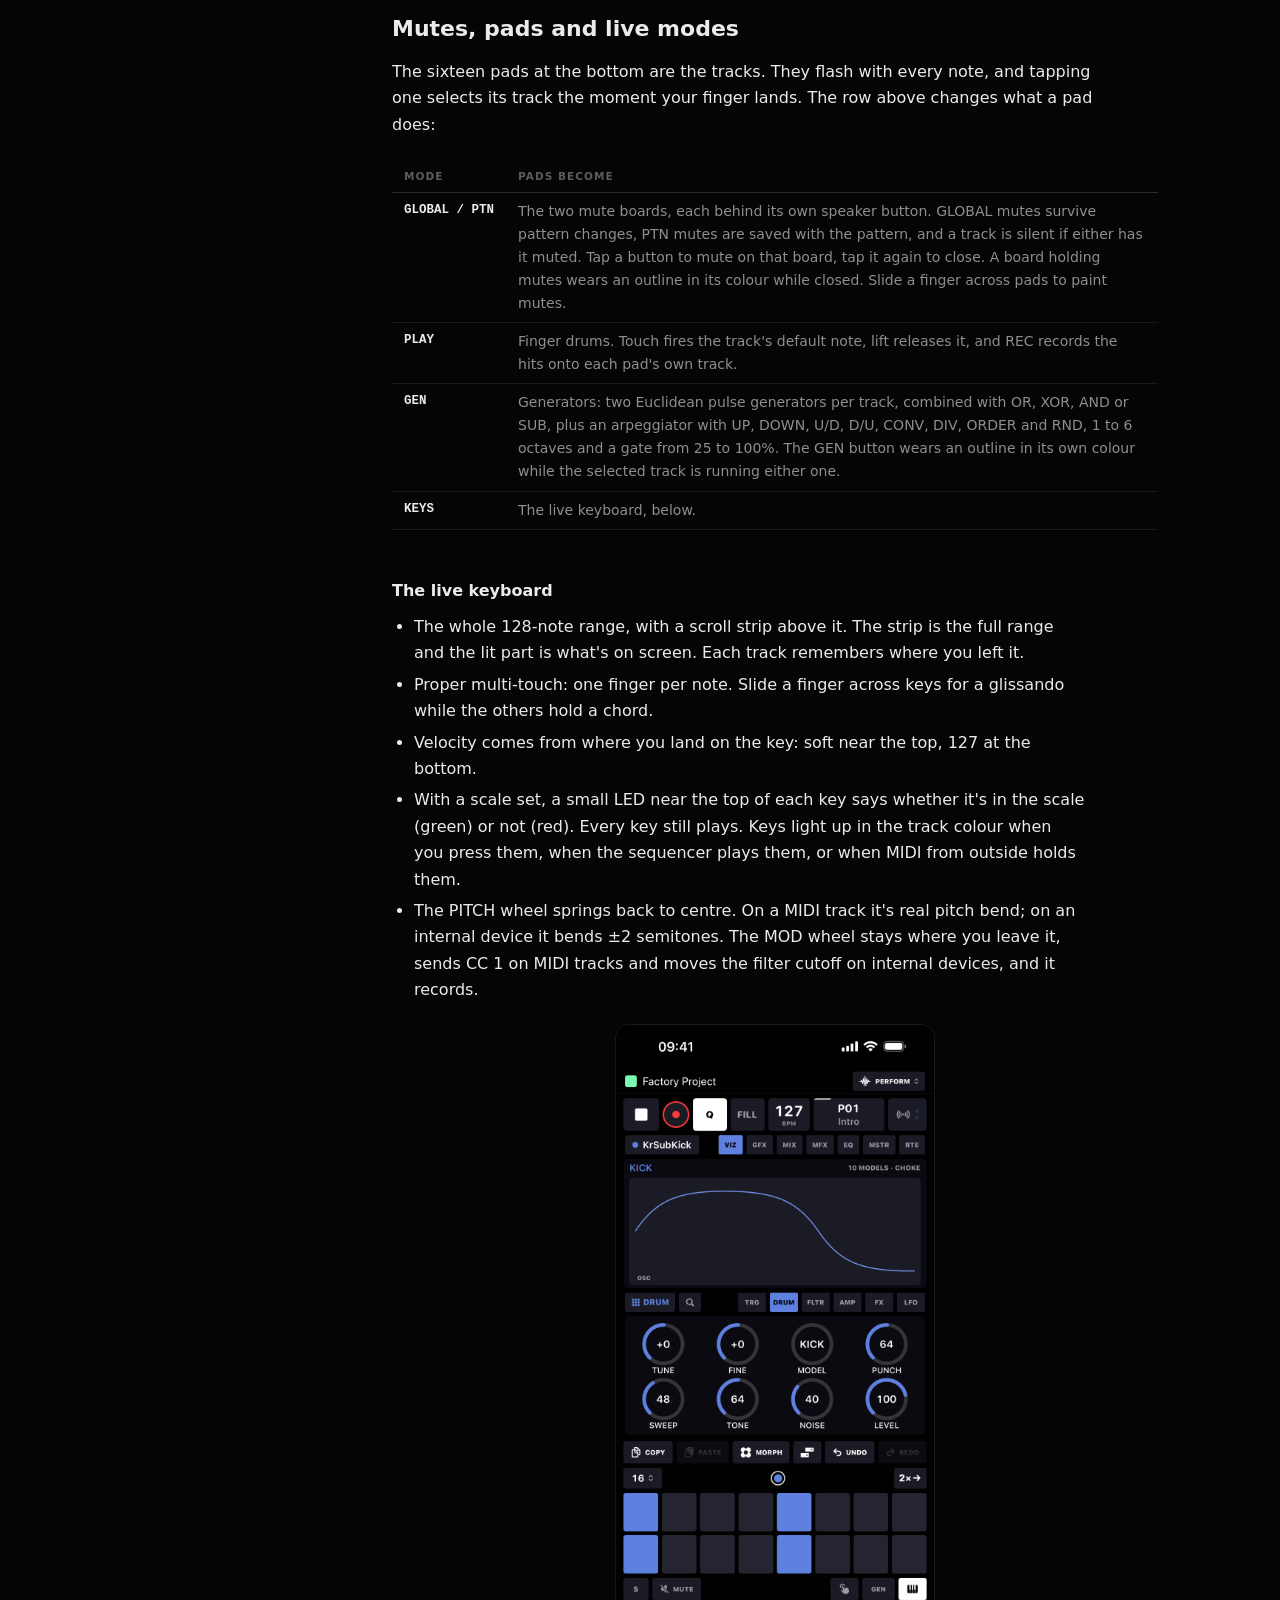
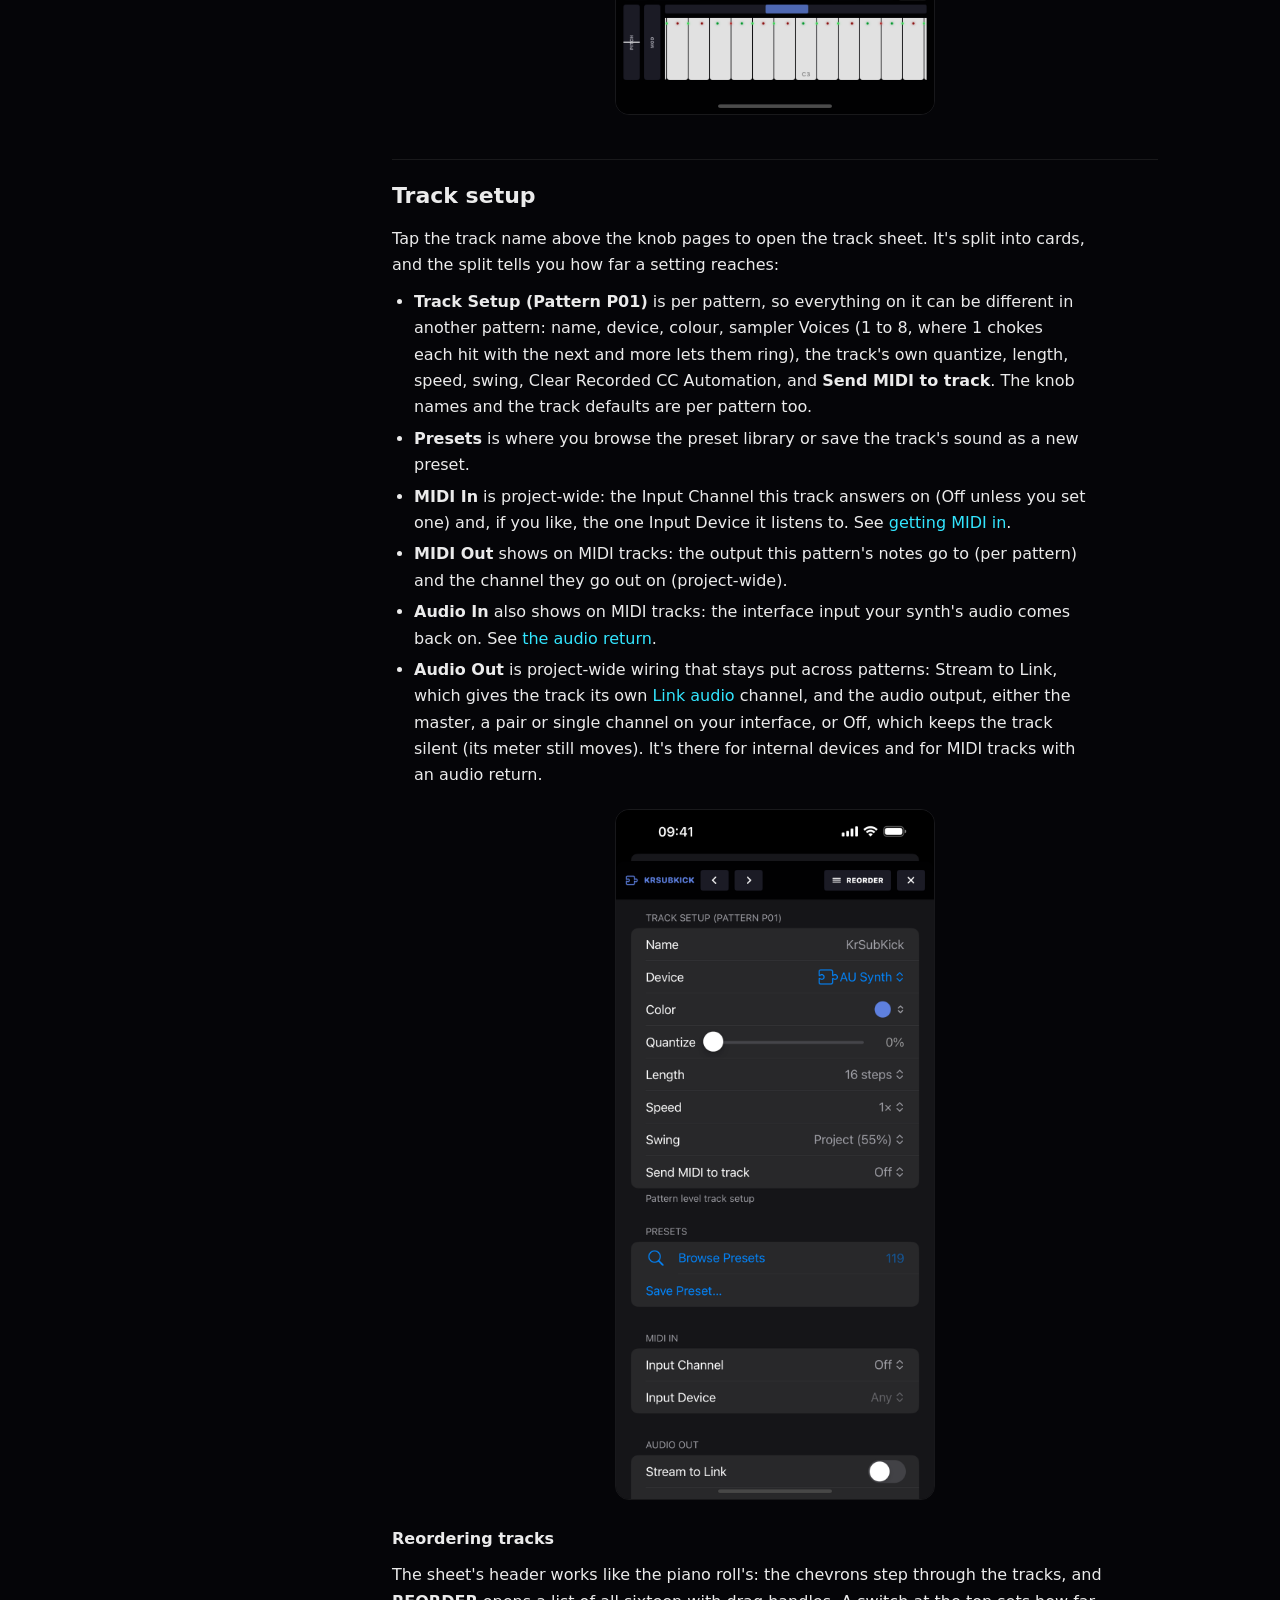
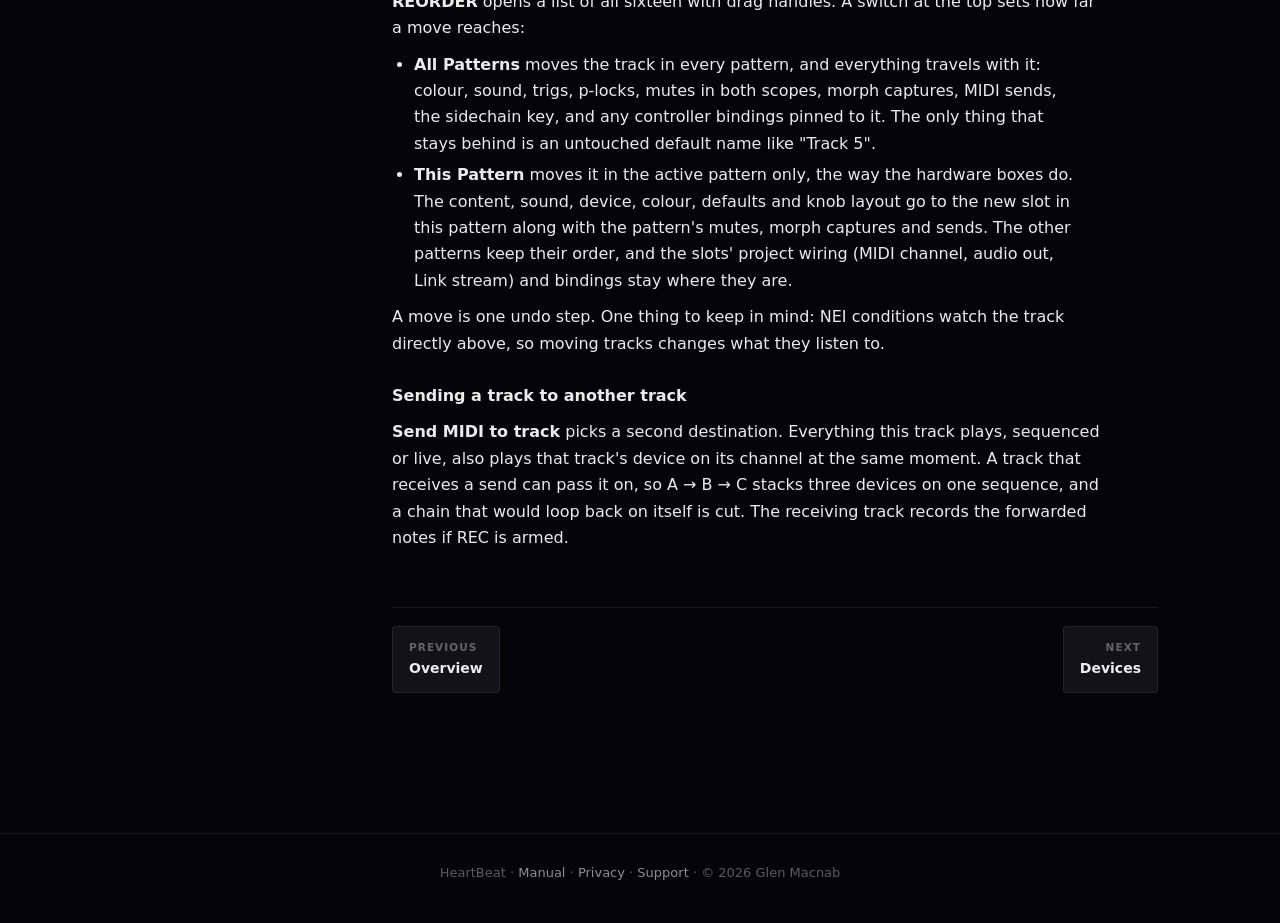
<file: manual/sequencer.html>
<!DOCTYPE html>
<html lang="en">
<head>
<meta charset="utf-8">
<meta name="viewport" content="width=device-width, initial-scale=1">
<title>Sequencer · HeartBeat Manual</title>
<link rel="stylesheet" href="../style.css">
</head>
<body>

<header class="topbar">
  <a class="wordmark" href="../index.html">Heart<span class="beat">Beat</span></a>
  <nav>
    <a href="../index.html">Home</a>
    <a href="index.html" class="active">Manual</a>
  </nav>
</header>
<div class="trackstripe"></div>

<div class="manual" style="--accent:var(--t0)">
<aside>
  <div class="group">Start here</div>
  <a href="index.html">Overview</a>
  <div class="group">Core</div>
  <a href="sequencer.html" class="here">Sequencer</a>
  <a href="devices.html">Devices</a>
  <a href="piano-roll.html">Piano roll</a>
  <div class="group">Sound</div>
  <a href="sampling.html">Sampling</a>
  <a href="modulation.html">Modulation</a>
  <a href="fx-mixer.html">FX &amp; mixer</a>
  <div class="group">Setup</div>
  <a href="midi-link.html">MIDI &amp; Link</a>
  <a href="projects.html">Projects &amp; files</a>
</aside>

<article>
<h1>Sequencer</h1>
<p class="lede">Sixteen tracks, sixteen patterns, and a step grid where any
step can carry its own pitch, chord, length, timing, probability and a pile
of parameter locks. This chapter is the heart of the app.</p>

<h2 id="numbers">The shape of a pattern</h2>
<p>A project has 16 patterns, P01 to P16, and you can name them. Each
pattern has 16 tracks, and each track hosts one <a href="devices.html">device</a>.
Within a pattern every track gets its own length, anywhere from 1 to 128
steps (16 to a page), its own speed from 1/8× up to 4×, and if you want it, its
own swing. So a 12-step hi-hat against a 16-step kick is nothing special,
it's just two tracks of different lengths.</p>
<p>A step is a sixteenth note split into 24 ticks for micro-timing, so a
nudge can go from −23 to +23 ticks, which is just short of a whole step
either way. Tempo runs 30 to 300 BPM and swing 50 to 80%. Each pattern can
also hold a scale and a root note, with 22 scales to pick from, or Chromatic
to turn that off.</p>

<h2 id="trigs">Trigs</h2>
<p>Tap a step to put a trig on it. Tap it again to clear it, and clearing
really clears: everything the step was carrying goes with it, so if you put
the trig back it starts fresh. Every value a trig can hold is optional. If
it's unset the step follows the track default, and if it's set it's a lock
on that step and shows amber in the editors.</p>

<div class="tablewrap"><table>
<tr><th>Field</th><th>Range</th><th>Notes</th></tr>
<tr><td>NOTE</td><td>C-2 to G8</td><td>Unset means the track's default note. A trig can hold up to 6 chord voices.</td></tr>
<tr><td>VEL</td><td>0 to 127</td><td>0 reads as <code>GHOST</code>: a silent trig that only sounds if a live velocity offset lifts it.</td></tr>
<tr><td>GATE</td><td>1/24 of a step to 128 steps</td><td>Whole steps read plain ("1"), fractions get decimals.</td></tr>
<tr><td>NUDGE</td><td>−23 to +23 ticks</td><td>Nudging step 1 early wraps round to the end of the loop.</td></tr>
<tr><td>PROB</td><td>1 to 100%</td><td>Rolled after the condition passes. Both have to come up.</td></tr>
<tr><td>COND</td><td>see below</td><td>The trig condition.</td></tr>
<tr><td>RETRIG</td><td>OFF, 1/4 to 1/64T</td><td>Repeats the hit at that rate until the gate runs out.</td></tr>
<tr><td>P-locks</td><td>any knob</td><td>Parameter values for this step only. On MIDI tracks they go out as CCs.</td></tr>
</table></div>

<h3 id="conditions">Trig conditions</h3>
<p>A condition decides whether the step fires at all on a given pass. The
¬ versions are the opposite of the plain ones.</p>
<div class="tablewrap"><table>
<tr><th>Label</th><th>Fires…</th></tr>
<tr><td> - </td><td>Every time. The default.</td></tr>
<tr><td>FILL / ¬FILL</td><td>Only while you're holding <span class="key">FILL</span>, or only while you aren't. Holding FILL flips every one of these at once.</td></tr>
<tr><td>1ST / ¬1ST</td><td>Only on the first pass after you press play or switch pattern, or on every pass except that one.</td></tr>
<tr><td>PRE / ¬PRE</td><td>Only if this step fired last time round, or only if it didn't.</td></tr>
<tr><td>NEI / ¬NEI</td><td>Only if the last conditional step on the track above fired, or only if it didn't.</td></tr>
<tr><td>LST / ¬LST</td><td>Only on the last pass before a queued pattern change, or on every other pass.</td></tr>
<tr><td>1:2 to 1:8</td><td>Cycles: pass n of every m. 1:2, 2:2, 1:4, 2:4, 3:4, 4:4 and 1:8.</td></tr>
</table></div>

<h3 id="retrig">Retrig (ratchet)</h3>
<p>Pick a rate from 1/4 to 1/64T on a step and it repeats the hit at that
rate for as long as the gate lasts. That's the whole trick: the GATE knob is
the length of the roll, so to get more hits you stretch the gate rather than
counting anything. You can set a retrig as a track default too, so every
step rolls unless a step says OFF. On a sampler with Voices above 1 the hits
overlap and ring into each other; on a mono device each one chokes the one
before. The piano roll draws divider lines on a retrigged note, and on the
step grid the pad shows the rate.</p>

<h2 id="plocks">Parameter locks</h2>
<p>Here's the rule, and it's the same one the classic hardware grooveboxes
use: while a step is latched, every knob on every page writes to that step
rather than to the track. Hold a trig until it latches (the TRG editor opens), turn
anything, and the knob's arc goes amber while the step gets an amber notch
in its corner. Unlatch and you're editing the track's base sound again.</p>
<ul>
<li>Double-tap a knob to clear its lock. Double-tap also puts any value
cell back to the track default.</li>
<li>On a MIDI track a lock is a real CC, sent just ahead of the note. The
setup knobs lock as well, so one step can switch channel or send a bank
and program change.</li>
<li>A step's note and its locks share one probability and condition roll.
They play together or not at all.</li>
<li>The display follows along: with a step latched, the filter curve, the
envelopes and the rest of the visualizer show that step's locked values
rather than the track's.</li>
</ul>

<h2 id="editing">Editing on the grid</h2>
<ul>
<li>Holding a step for about a fifth of a second latches it. Hold more steps
and the selection grows, and every edit then lands on all of them. A tap
moves the latch to a new step, and tapping any selected step drops the lot.</li>
<li>COPY and PASTE look at what's latched. With a step latched they copy
that step, and a multi-selection keeps its spacing and lays back out from
wherever you paste. With nothing latched they work on the whole track, and
PASTE turns into a menu: Paste Whole Track, Paste Sequence or Paste
Device.</li>
<li>A single copied step pastes onto every step in a selection at once.</li>
<li>UNDO and REDO keep 50 project-wide snapshots. Quick runs of edits are
grouped into one.</li>
<li>The strip above the steps has the length picker, the page dots, the
follow-playhead toggle and <span class="key">2×→</span>, which doubles the
loop and copies the content into the new half. Hold a page dot to loop just
that page; it gets an amber ring. That's a section loop, next.</li>
</ul>

<h2 id="loop">Section loops</h2>
<p>A section loop replays part of the pattern in musical time. The region is
a span of bars, so a half-speed track, a 2× track and a 32-step track all
replay the same bars together and stay in phase, whatever their own lengths.
Hold a page dot to loop that page, or drag along the piano roll's ruler to
draw <a href="piano-roll.html#loop">braces</a>.</p>
<ul>
<li>While playing, the loop takes effect on the next bar line and restarts
the section from its first beat. If you're stopped it applies at once, and
play starts from the top of the loop.</li>
<li>Letting the loop go doesn't jump anywhere. Playback just carries on
from wherever the looped playhead was.</li>
<li>A loop survives stop and start. It ends when you turn LOOP off, tap the
page ring, or switch pattern. It's a live move and never saves.</li>
<li>Recording under a loop puts the notes where you heard them, in the
looped bars, not at the transport's raw count.</li>
</ul>
<img class="shot" src="../assets/shot-pageloop.png" alt="The step grid looping its first page: the page dot wears the amber loop ring while the pattern plays" width="860" height="1864">

<h2 id="defaults">Track defaults</h2>
<p>With nothing latched, the TRG page shows the track defaults: NOTE, VEL,
GATE and NUDGE over PROB, VEL SEN, COND and RETRIG. This is what every unset
step inherits, so it's where the track's default note (the pad's pitch),
its default gate and its default probability live. VEL SEN is how much
velocity affects the level. Defaults belong to the pattern, like the rest of
the track setup, so a track can play a different note or roll by default
from one pattern to the next. Loading a sound preset leaves them alone.</p>

<h2 id="recording">Recording</h2>
<p>Arm <span class="key red">REC</span> and play something. The on-screen
keyboard, a MIDI keyboard and the pads in PLAY mode all record. Pad hits
land on the pad's own track; keys and MIDI land on the selected track.</p>
<ul>
<li>Hits snap to the nearest step and the difference is written as nudge,
so the feel is kept. Gates round to the nearest half step. Notes played
together become a chord, up to 6 voices.</li>
<li><span class="key">Q</span> is record quantize: lit, hits snap hard to
the step. Hold Q for the quantize panel, which has a global slider and one
for the selected track. Those two are playback quantize, always on and
independent of the Q light, pulling micro-timing toward the grid by
whichever of the two is larger. Nothing is rewritten.</li>
<li>Turn a knob while recording and it writes an automation lane at full
tick resolution. Recording over an old sweep replaces it rather than mixing
the two. Clear a track's lanes from its track sheet.</li>
<li>Count-in is off, 1, 2 or 4 bars and only applies when recording. It's in
the tempo panel along with the metronome and its level.</li>
</ul>

<h2 id="transport">Transport bar</h2>
<div class="tablewrap"><table>
<tr><th>Control</th><th>Does</th></tr>
<tr><td>▶ / ■</td><td>Play and stop.</td></tr>
<tr><td>● REC</td><td>Arms recording. It only writes while playing, and a red strip sits across the top of the bar while it's hot.</td></tr>
<tr><td>Q</td><td>Tap for record quantize, hold for the quantize sliders.</td></tr>
<tr><td>FILL</td><td>Hold it and every FILL and ¬FILL condition flips. Lights amber while held.</td></tr>
<tr><td>BPM</td><td>Drag up or down to change tempo. Tap for the tempo panel: slider, TAP tempo, swing, metronome and level, count-in.</td></tr>
<tr><td>Pattern</td><td>The active pattern's name and label. It pulses white and amber while a switch is queued. Tap for the pattern grid.</td></tr>
</table></div>

<h2 id="patterns">Patterns</h2>
<p>The pattern sheet is a four-by-four grid. Tap a pattern to queue it for
the next pattern boundary (its pad gets a pulsing amber ring), or hold it to
jump straight away with every track keeping its place. While stopped, a tap
just selects. Hold for the menu: Restart Now, Play Once Then Return, Name,
Copy Current Here, Copy Pattern, Paste Pattern, and Clear. Copy Pattern and
Paste Pattern work across projects: copy a pattern here, open another
project, hold a slot there and paste. Everything the pattern needs to sound
the same comes along: trigs, each track's device and settings, sounds,
mutes, morphs and scale, the MIDI channels and mixer levels, plugins with
their state, and the samples and wavetables it plays, which are copied into
the new project's pool and re-pointed (a file the pool already holds is
reused). Audio and MIDI routing stay the destination project's own.</p>
<p>The SCALE row sets a root and scale for the pattern. The live keyboard
and the piano roll then light a green LED on the notes that are in the scale
and a red one on the notes that aren't, and QUANTIZE TRIGS folds any notes
you've already written into the scale.</p>

<h2 id="song">Song mode</h2>
<p>A song is a list of rows, each one a pattern and a repeat count from 1 to
32, up to 99 rows long. A row can also recall a <a href="modulation.html#morphs">morph</a>
as it comes in. Turn SONG MODE on and press play and the list runs from the
top, looping if LOOP is on, otherwise sitting on the last pattern when it
gets there. Reorder rows with the drag handles. Picking a pattern by hand
drops you out of song mode.</p>
<p>A project can hold 16 songs. The strip above the rows picks the active
one: tap a chip to switch (mid-playback the new song's first row comes in at
the next pattern boundary), tap + for a new song, hold a chip to rename,
duplicate or delete it. Each song has its own rows and its own LOOP setting
and everything saves with the project. <span class="key">EXPORT</span> in the
same toolbar bounces the song to a WAV; see
<a href="projects.html#export">Exporting a song</a>.</p>

<h2 id="mutes">Mutes, pads and live modes</h2>
<p>The sixteen pads at the bottom are the tracks. They flash with every note,
and tapping one selects its track the moment your finger lands. The row
above changes what a pad does:</p>
<div class="tablewrap"><table>
<tr><th>Mode</th><th>Pads become</th></tr>
<tr><td>GLOBAL / PTN</td><td>The two mute boards, each behind its own speaker button. GLOBAL mutes survive pattern changes, PTN mutes are saved with the pattern, and a track is silent if either has it muted. Tap a button to mute on that board, tap it again to close. A board holding mutes wears an outline in its colour while closed. Slide a finger across pads to paint mutes.</td></tr>
<tr><td>PLAY</td><td>Finger drums. Touch fires the track's default note, lift releases it, and REC records the hits onto each pad's own track.</td></tr>
<tr><td>GEN</td><td>Generators: two Euclidean pulse generators per track, combined with OR, XOR, AND or SUB, plus an arpeggiator with UP, DOWN, U/D, D/U, CONV, DIV, ORDER and RND, 1 to 6 octaves and a gate from 25 to 100%. The GEN button wears an outline in its own colour while the selected track is running either one.</td></tr>
<tr><td>KEYS</td><td>The live keyboard, below.</td></tr>
</table></div>

<h3 id="keys">The live keyboard</h3>
<ul>
<li>The whole 128-note range, with a scroll strip above it. The strip is the
full range and the lit part is what's on screen. Each track remembers where
you left it.</li>
<li>Proper multi-touch: one finger per note. Slide a finger across keys for
a glissando while the others hold a chord.</li>
<li>Velocity comes from where you land on the key: soft near the top, 127
at the bottom.</li>
<li>With a scale set, a small LED near the top of each key says whether it's
in the scale (green) or not (red). Every key still plays. Keys light up in
the track colour when you press them, when the sequencer plays them, or when
MIDI from outside holds them.</li>
<li>The PITCH wheel springs back to centre. On a MIDI track it's real pitch
bend; on an internal device it bends ±2 semitones. The MOD wheel stays where
you leave it, sends CC 1 on MIDI tracks and moves the filter cutoff on
internal devices, and it records.</li>
</ul>
<img class="shot" src="../assets/shot-keys.png" alt="The live keyboard under an F minor scale, with green LEDs on the notes in the scale and red on the rest, plus pitch and mod wheels" width="860" height="1864">

<h2 id="track-setup">Track setup</h2>
<p>Tap the track name above the knob pages to open the track sheet. It's
split into cards, and the split tells you how far a setting reaches:</p>
<ul>
<li><strong>Track Setup (Pattern P01)</strong> is per pattern, so everything
on it can be different in another pattern: name, device, colour, sampler
Voices (1 to 8, where 1 chokes each hit with the next and more lets them
ring), the track's own quantize, length, speed, swing, Clear Recorded CC
Automation, and <strong>Send MIDI to track</strong>. The knob names and the
track defaults are per pattern too.</li>
<li><strong>Presets</strong> is where you browse the preset library or save
the track's sound as a new preset.</li>
<li><strong>MIDI In</strong> is project-wide: the Input Channel this track
answers on (Off unless you set one) and, if you like, the one Input Device it
listens to. See <a href="midi-link.html#input">getting MIDI in</a>.</li>
<li><strong>MIDI Out</strong> shows on MIDI tracks: the output this pattern's
notes go to (per pattern) and the channel they go out on (project-wide).</li>
<li><strong>Audio In</strong> also shows on MIDI tracks: the interface input
your synth's audio comes back on. See <a href="devices.html#audioin">the
audio return</a>.</li>
<li><strong>Audio Out</strong> is project-wide wiring that stays put across
patterns: Stream to Link, which gives the track its own
<a href="midi-link.html#link">Link audio</a> channel, and the audio output,
either the master, a pair or single channel on your interface, or Off, which
keeps the track silent (its meter still moves). It's there for internal
devices and for MIDI tracks with an audio return.</li>
</ul>
<img class="shot" src="../assets/shot-tracksheet.png" alt="The track sheet: Track Setup for the pattern, then Presets, MIDI In and Audio Out cards, with REORDER and the close button in its header" width="860" height="1864">

<h3 id="reorder">Reordering tracks</h3>
<p>The sheet's header works like the piano roll's: the chevrons step through
the tracks, and <strong>REORDER</strong> opens a list of all sixteen with drag
handles. A switch at the top sets how far a move reaches:</p>
<ul>
<li><strong>All Patterns</strong> moves the track in every pattern, and
everything travels with it: colour, sound, trigs, p-locks, mutes in both
scopes, morph captures, MIDI sends, the sidechain key, and any controller
bindings pinned to it. The only thing that stays behind is an untouched
default name like "Track 5".</li>
<li><strong>This Pattern</strong> moves it in the active pattern only, the
way the hardware boxes do. The content, sound, device, colour, defaults and knob
layout go to the new slot in this pattern along with the pattern's mutes,
morph captures and sends. The other patterns keep their order, and the
slots' project wiring (MIDI channel, audio out, Link stream) and bindings
stay where they are.</li>
</ul>
<p>A move is one undo step. One thing to keep in mind: NEI conditions watch
the track directly above, so moving tracks changes what they listen to.</p>

<h3 id="send">Sending a track to another track</h3>
<p><strong>Send MIDI to track</strong> picks a second destination. Everything
this track plays, sequenced or live, also plays that track's device on its
channel at the same moment. A track that receives a send can pass it on, so
A → B → C stacks three devices on one sequence, and a chain that would loop
back on itself is cut. The receiving track records the forwarded notes if
REC is armed.</p>

<div class="pagenav">
  <a href="index.html"><small>Previous</small>Overview</a>
  <a class="next" href="devices.html"><small>Next</small>Devices</a>
</div>

</article>
</div>

<footer>
  HeartBeat · <a href="index.html">Manual</a> · <a href="../privacy.html">Privacy</a> · <a href="../support.html">Support</a> · © 2026 Glen Macnab
</footer>

</body>
</html>
</file>
<file: style.css>
/* HeartBeat site — the app's own visual language, translated to the web.
   Forced dark, one hue per track, cyan reserved for MIDI-learn, amber for locks,
   square corners. Colors sampled from HeartBeat/Theme.swift. */

:root {
  --bg: rgb(5, 5, 8);
  --surface: rgb(33, 33, 42);
  --elevated: rgb(18, 18, 23);
  --step-off: rgb(42, 42, 52);
  --step-accent: rgb(60, 60, 74);
  --hairline: rgba(255, 255, 255, 0.16);
  --hairline-soft: rgba(255, 255, 255, 0.08);
  --amber: rgb(255, 191, 38);
  --cyan: rgb(51, 230, 255);
  --red: rgb(255, 61, 61);
  --violet: rgb(194, 143, 255);
  --text: rgba(255, 255, 255, 0.92);
  --text-dim: rgba(255, 255, 255, 0.55);
  --text-faint: rgba(255, 255, 255, 0.35);

  /* The default track sweep (Theme.defaultTrackSlots) */
  --t0: rgb(235, 74, 65);   --t1: rgb(229, 116, 46);  --t2: rgb(242, 169, 72);
  --t3: rgb(252, 241, 94);  --t4: rgb(203, 249, 79);  --t5: rgb(103, 192, 57);
  --t6: rgb(122, 251, 175); --t7: rgb(86, 188, 175);  --t8: rgb(109, 230, 252);
  --t9: rgb(75, 162, 232);  --t10: rgb(54, 123, 187); --t11: rgb(132, 109, 221);
  --t12: rgb(202, 114, 222);--t13: rgb(235, 76, 206); --t14: rgb(212, 93, 158);
  --t15: rgb(240, 153, 167);

  --r: 4px;           /* the app's squared-up corner */
  --r-panel: 6px;
  --font: -apple-system, "SF Pro Text", system-ui, "Segoe UI", Roboto, sans-serif;
  --mono: ui-monospace, "SF Mono", SFMono-Regular, Menlo, Consolas, monospace;
}

* { margin: 0; padding: 0; box-sizing: border-box; }

html { scroll-behavior: smooth; }

body {
  background: var(--bg);
  color: var(--text);
  font-family: var(--font);
  font-size: 16px;
  line-height: 1.65;
  -webkit-font-smoothing: antialiased;
}

::selection { background: rgba(51, 230, 255, 0.25); }

a { color: var(--cyan); text-decoration: none; }
a:hover { text-decoration: underline; }

code {
  font-family: var(--mono);
  font-size: 0.85em;
  background: var(--surface);
  border: 1px solid var(--hairline-soft);
  border-radius: 3px;
  padding: 0.1em 0.4em;
}

/* ---------- chrome shared by every page ---------- */

.topbar {
  position: sticky;
  top: 0;
  z-index: 50;
  display: flex;
  align-items: center;
  gap: 14px;
  padding: 12px 22px;
  background: rgba(5, 5, 8, 0.88);
  backdrop-filter: blur(12px);
  -webkit-backdrop-filter: blur(12px);
  border-bottom: 1px solid var(--hairline-soft);
}

.topbar .wordmark {
  font-weight: 800;
  font-size: 17px;
  letter-spacing: 0.02em;
  color: var(--text);
}
.topbar .wordmark:hover { text-decoration: none; }
.topbar .wordmark .beat { color: var(--red); }

.topbar nav { margin-left: auto; display: flex; gap: 18px; }
.topbar nav a {
  color: var(--text-dim);
  font-size: 13.5px;
  font-weight: 600;
}
.topbar nav a:hover { color: var(--text); text-decoration: none; }
.topbar nav a.active { color: var(--text); }

/* The 16-track rainbow hairline — the site's signature stripe. */
.trackstripe {
  height: 3px;
  background: linear-gradient(90deg,
    var(--t0) 0 6.25%,  var(--t1) 0 12.5%,  var(--t2) 0 18.75%, var(--t3) 0 25%,
    var(--t4) 0 31.25%, var(--t5) 0 37.5%,  var(--t6) 0 43.75%, var(--t7) 0 50%,
    var(--t8) 0 56.25%, var(--t9) 0 62.5%,  var(--t10) 0 68.75%, var(--t11) 0 75%,
    var(--t12) 0 81.25%, var(--t13) 0 87.5%, var(--t14) 0 93.75%, var(--t15) 0 100%);
}

footer {
  margin-top: 80px;
  padding: 28px 22px 40px;
  border-top: 1px solid var(--hairline-soft);
  color: var(--text-faint);
  font-size: 13px;
  text-align: center;
}
footer a { color: var(--text-dim); }

/* ---------- landing ---------- */

.hero {
  max-width: 980px;
  margin: 0 auto;
  padding: 84px 22px 40px;
  text-align: center;
}

.hero h1 {
  font-size: clamp(42px, 8vw, 76px);
  font-weight: 800;
  letter-spacing: -0.02em;
  line-height: 1.05;
}
.hero h1 .beat { color: var(--red); }

.hero .tagline {
  margin: 18px auto 0;
  max-width: 620px;
  font-size: clamp(17px, 2.6vw, 21px);
  color: var(--text-dim);
}

.hero .cta-row {
  margin-top: 34px;
  display: flex;
  gap: 12px;
  justify-content: center;
  flex-wrap: wrap;
}

.badge-soon {
  display: inline-flex;
  align-items: center;
  gap: 8px;
  padding: 12px 20px;
  background: var(--surface);
  border: 1px solid var(--hairline);
  border-radius: var(--r);
  font-weight: 700;
  font-size: 14px;
  color: var(--text-dim);
  letter-spacing: 0.04em;
  text-transform: uppercase;
}
.badge-soon .dot {
  width: 8px; height: 8px; border-radius: 50%;
  background: var(--amber);
  box-shadow: 0 0 8px var(--amber);
}

.btn-manual {
  display: inline-flex;
  align-items: center;
  padding: 12px 20px;
  background: var(--text);
  color: var(--bg) !important;
  border-radius: var(--r);
  font-weight: 700;
  font-size: 14px;
  letter-spacing: 0.04em;
  text-transform: uppercase;
}
.btn-manual:hover { text-decoration: none; opacity: 0.85; }

.section {
  max-width: 980px;
  margin: 0 auto;
  padding: 48px 22px;
}

.section h2 {
  font-size: 13px;
  font-weight: 800;
  letter-spacing: 0.14em;
  text-transform: uppercase;
  color: var(--text-faint);
  margin-bottom: 22px;
}

.feature-grid {
  display: grid;
  grid-template-columns: repeat(auto-fill, minmax(280px, 1fr));
  gap: 14px;
}

.feature {
  background: var(--elevated);
  border: 1px solid var(--hairline-soft);
  border-left: 3px solid var(--accent, var(--t8));
  border-radius: var(--r-panel);
  padding: 18px 18px 16px;
}
.feature h3 { font-size: 16px; font-weight: 700; margin-bottom: 6px; }
.feature p { font-size: 14px; color: var(--text-dim); }
.feature a { font-size: 13px; font-weight: 600; }

/* ---------- screenshots ---------- */

.phone {
  max-width: 340px;
  margin: 46px auto 0;
  border: 1px solid var(--hairline);
  border-radius: 34px;
  padding: 10px;
  background: var(--elevated);
  box-shadow: 0 30px 80px rgba(0, 0, 0, 0.6);
}
.phone img {
  display: block;
  width: 100%;
  height: auto;
  border-radius: 26px;
}

.shot {
  display: block;
  width: min(320px, 100%);
  height: auto;
  margin: 20px auto;
  border: 1px solid var(--hairline-soft);
  border-radius: 14px;
}
.shot-row {
  display: flex;
  gap: 14px;
  flex-wrap: wrap;
  justify-content: center;
  margin: 20px 0;
}
.shot-row .shot { margin: 0; flex: 0 1 240px; }
/* A sideways-phone capture: full column width, gentler corners. */
.shot.wide { width: 100%; max-width: 860px; border-radius: 10px; }
.phone.wide { max-width: 900px; border-radius: 26px; }
.phone.wide img { border-radius: 18px; }

/* ---------- manual layout ---------- */

.manual {
  display: grid;
  grid-template-columns: 230px minmax(0, 1fr);
  gap: 40px;
  max-width: 1080px;
  margin: 0 auto;
  padding: 34px 22px 60px;
}

.manual aside {
  position: sticky;
  top: 76px;
  align-self: start;
  font-size: 13.5px;
}
.manual aside .group {
  font-size: 10.5px;
  font-weight: 800;
  letter-spacing: 0.12em;
  text-transform: uppercase;
  color: var(--text-faint);
  margin: 18px 0 6px;
}
.manual aside a {
  display: block;
  color: var(--text-dim);
  padding: 4px 10px;
  border-left: 2px solid transparent;
  font-weight: 600;
}
.manual aside a:hover { color: var(--text); text-decoration: none; }
.manual aside a.here {
  color: var(--text);
  border-left-color: var(--accent, var(--cyan));
  background: linear-gradient(90deg, rgba(255,255,255,0.05), transparent);
}

.manual article { min-width: 0; }

.manual article h1 {
  font-size: 34px;
  font-weight: 800;
  letter-spacing: -0.01em;
  margin-bottom: 6px;
}
.manual article .lede {
  color: var(--text-dim);
  font-size: 17px;
  margin-bottom: 30px;
  max-width: 62ch;
}
.manual article h2 {
  font-size: 22px;
  font-weight: 800;
  margin: 44px 0 12px;
  padding-top: 18px;
  border-top: 1px solid var(--hairline-soft);
}
.manual article h2:first-of-type { border-top: none; padding-top: 0; }
.manual article h3 {
  font-size: 16px;
  font-weight: 700;
  margin: 26px 0 8px;
}
.manual article p { margin: 10px 0; max-width: 70ch; }
.manual article ul, .manual article ol { margin: 10px 0 10px 22px; max-width: 66ch; }
.manual article li { margin: 5px 0; }

/* a physical control / button name */
.key {
  display: inline-block;
  font-size: 0.8em;
  font-weight: 800;
  letter-spacing: 0.05em;
  background: var(--surface);
  border: 1px solid var(--hairline);
  border-bottom-width: 2px;
  border-radius: 3px;
  padding: 0.05em 0.5em;
  vertical-align: 0.05em;
}
.key.amber { color: var(--amber); }
.key.cyan { color: var(--cyan); }
.key.red { color: var(--red); }

/* callouts */
.tip, .note {
  border-radius: var(--r-panel);
  border: 1px solid var(--hairline-soft);
  padding: 12px 16px;
  margin: 16px 0;
  font-size: 14.5px;
  max-width: 70ch;
  background: var(--elevated);
}
.tip { border-left: 3px solid var(--t6); }
.note { border-left: 3px solid var(--amber); }
.tip strong:first-child, .note strong:first-child {
  text-transform: uppercase;
  font-size: 11px;
  letter-spacing: 0.1em;
  display: block;
  margin-bottom: 3px;
  color: var(--text-dim);
}

/* parameter tables */
table {
  width: 100%;
  border-collapse: collapse;
  margin: 14px 0 22px;
  font-size: 14px;
}
th {
  text-align: left;
  font-size: 10.5px;
  font-weight: 800;
  letter-spacing: 0.1em;
  text-transform: uppercase;
  color: var(--text-faint);
  padding: 6px 12px;
  border-bottom: 1px solid var(--hairline);
}
td {
  padding: 7px 12px;
  border-bottom: 1px solid var(--hairline-soft);
  vertical-align: top;
}
td:first-child {
  font-family: var(--mono);
  font-size: 12.5px;
  font-weight: 700;
  white-space: nowrap;
}
td:last-child { color: var(--text-dim); }
.tablewrap { overflow-x: auto; }

/* page-turn footer nav */
.pagenav {
  display: flex;
  justify-content: space-between;
  gap: 12px;
  margin-top: 56px;
  padding-top: 18px;
  border-top: 1px solid var(--hairline-soft);
}
.pagenav a {
  background: var(--elevated);
  border: 1px solid var(--hairline-soft);
  border-radius: var(--r);
  padding: 12px 16px;
  font-weight: 700;
  font-size: 14px;
  color: var(--text);
  flex: 0 1 auto;
}
.pagenav a small {
  display: block;
  font-weight: 600;
  font-size: 10.5px;
  letter-spacing: 0.1em;
  text-transform: uppercase;
  color: var(--text-faint);
}
.pagenav a:hover { text-decoration: none; border-color: var(--hairline); }
.pagenav .next { margin-left: auto; text-align: right; }

@media (max-width: 760px) {
  .manual { grid-template-columns: 1fr; gap: 8px; }
  .manual aside {
    position: static;
    display: flex;
    flex-wrap: wrap;
    gap: 2px 10px;
    padding-bottom: 14px;
    border-bottom: 1px solid var(--hairline-soft);
  }
  .manual aside .group { width: 100%; margin: 8px 0 2px; }
  .manual aside a { border-left: none; padding: 2px 4px; }
}
</file>
